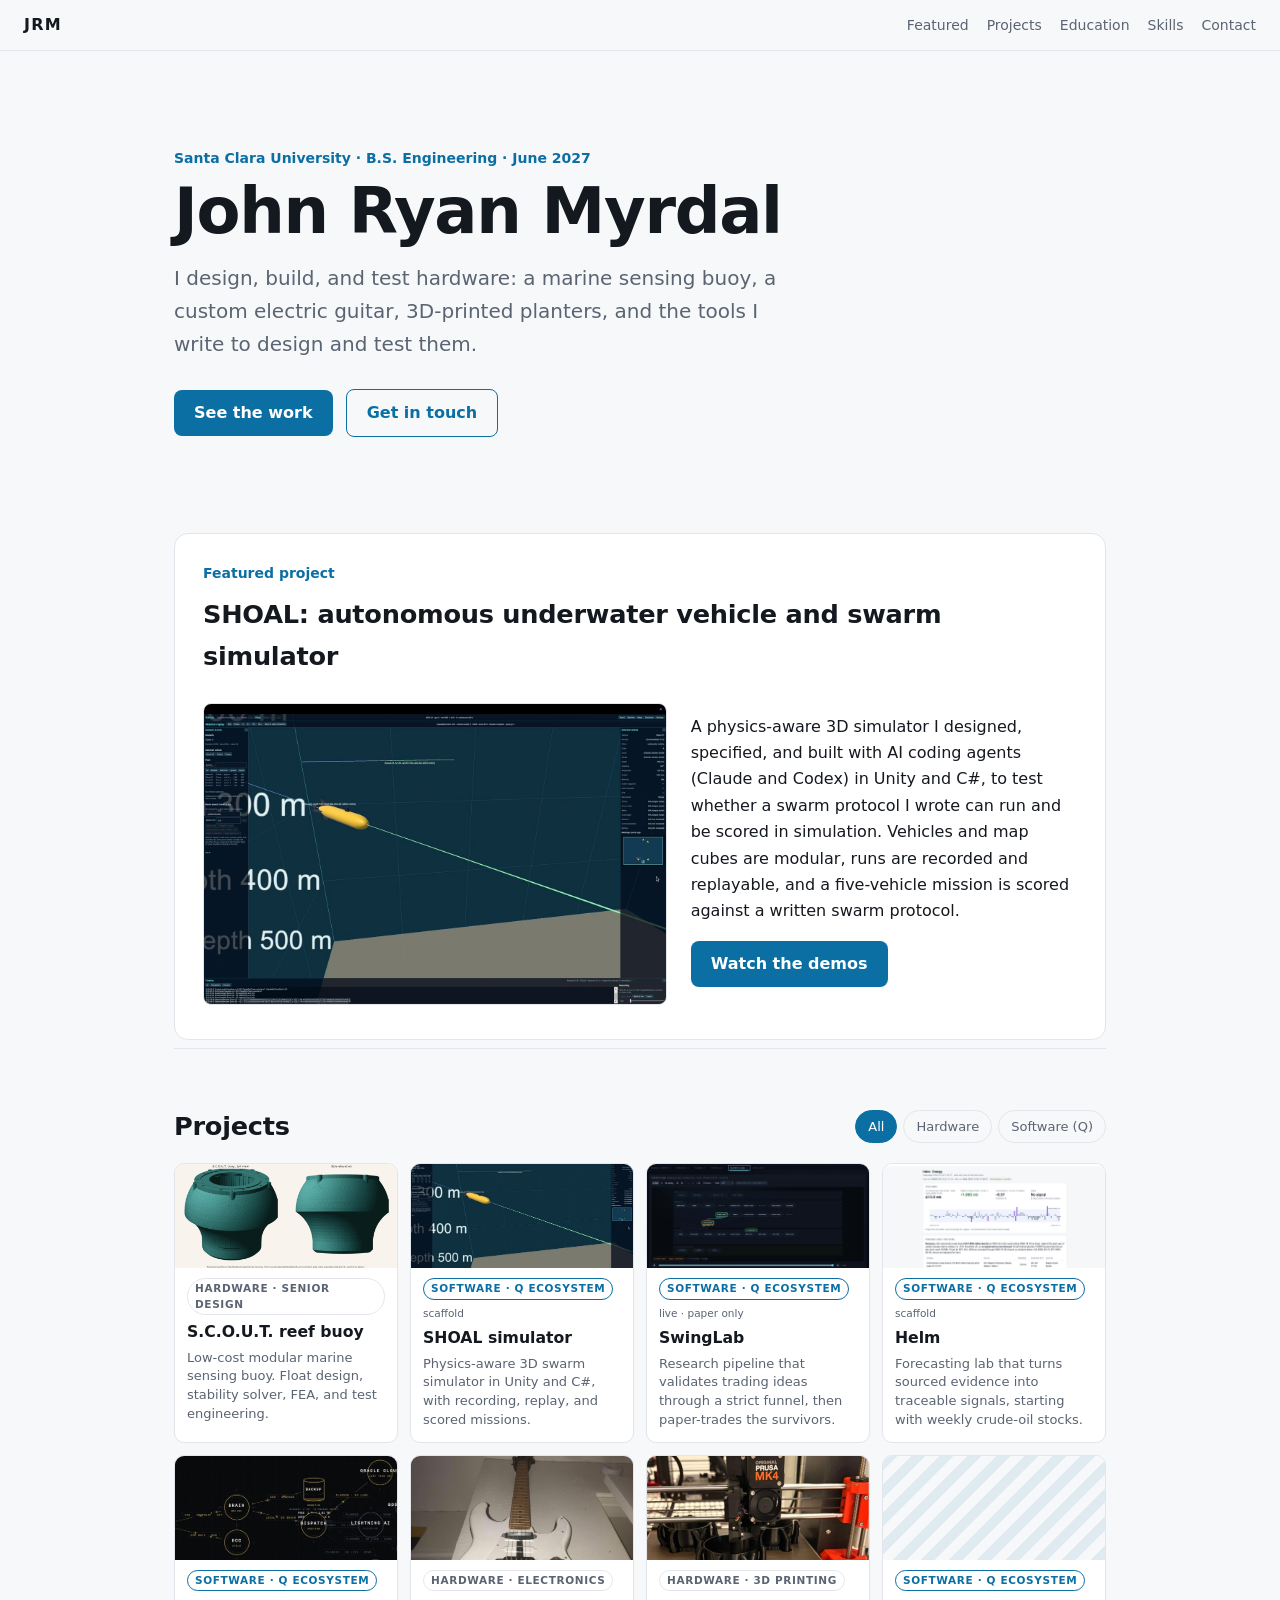
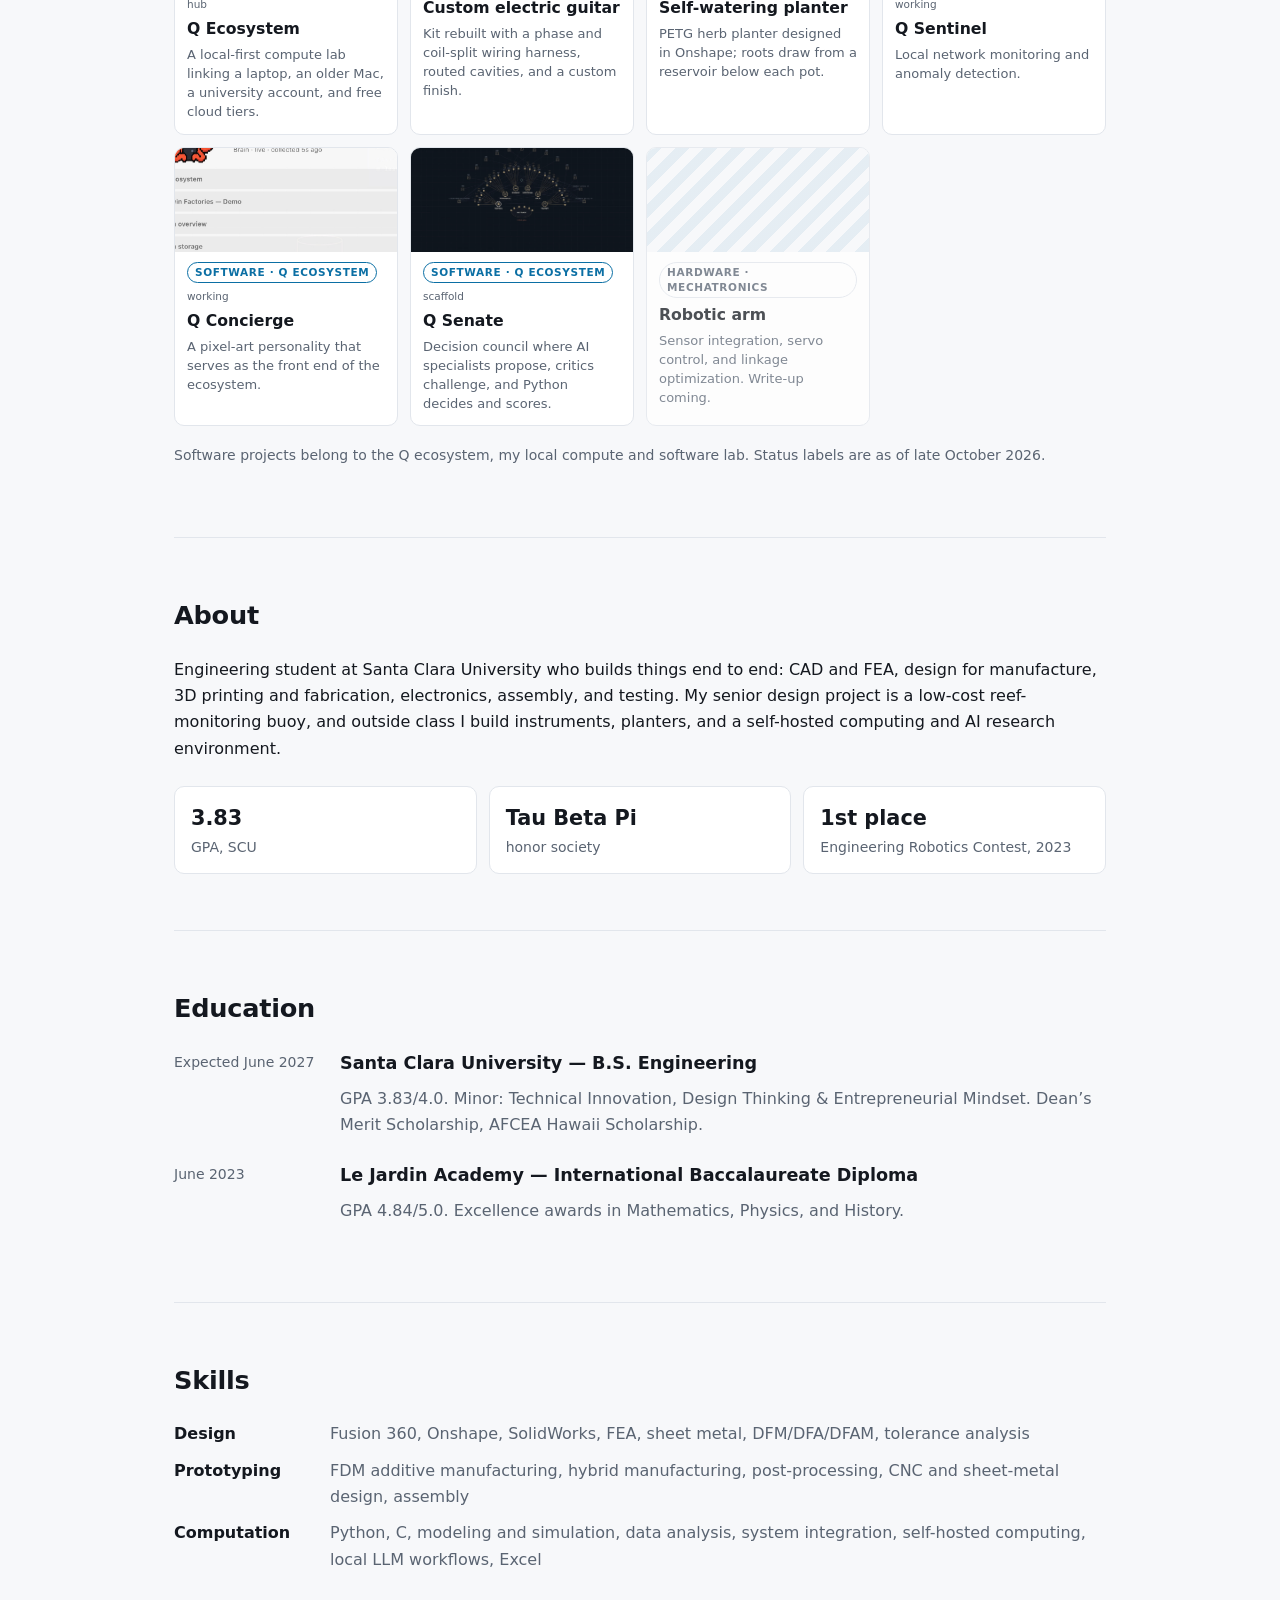
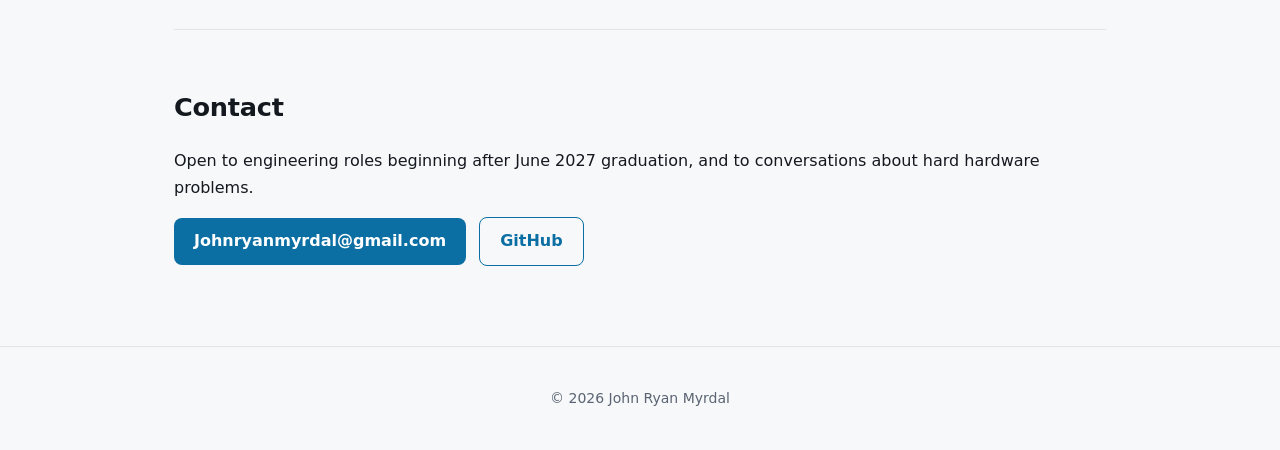
<file: index.html>
<!doctype html>
<html lang="en">
<head>
<meta charset="utf-8">
<meta name="viewport" content="width=device-width, initial-scale=1">
<title>John Ryan Myrdal — Engineering Portfolio</title>
<meta name="description" content="Mechanical engineering student at Santa Clara University: marine sensing, mechanical design, rapid prototyping, and personal engineering projects.">
<meta property="og:title" content="John Ryan Myrdal — Engineering Portfolio">
<meta property="og:description" content="Marine sensing, mechanical design, prototyping and testing.">
<meta property="og:type" content="website">
<link rel="stylesheet" href="css/style.css">
</head>
<body>
<header class="nav">
  <a class="brand" href="#top">JRM</a>
  <nav>
    <a href="#featured">Featured</a>
    <a href="#projects">Projects</a>
    <a href="#experience">Education</a>
    <a href="#skills">Skills</a>
    <a href="#contact">Contact</a>
  </nav>
</header>

<main id="top">
<section class="hero">
  <p class="eyebrow">Santa Clara University · B.S. Engineering · June 2027</p>
  <h1>John Ryan Myrdal</h1>
  <p class="lede">I design, build, and test hardware: a marine sensing buoy, a custom electric guitar, 3D-printed planters, and the tools I write to design and test them.</p>
  <p class="cta">
    <a class="btn" href="#projects">See the work</a>
    <a class="btn ghost" href="#contact">Get in touch</a>
  </p>
</section>

<section id="featured" class="featured">
  <p class="eyebrow">Featured project</p>
  <h2>SHOAL: autonomous underwater vehicle and swarm simulator</h2>
  <div class="feat">
    <a class="feat-media" href="projects/shoal/"><img src="assets/images/shoal/run-2-poster.jpg" alt="SHOAL simulator replay showing an underwater vehicle on its route past depth markers" loading="lazy"></a>
    <div>
      <p>A physics-aware 3D simulator I designed, specified, and built with AI coding agents (Claude and Codex) in Unity and C#, to test whether a swarm protocol I wrote can run and be scored in simulation. Vehicles and map cubes are modular, runs are recorded and replayable, and a five-vehicle mission is scored against a written swarm protocol.</p>
      <p class="cta"><a class="btn" href="projects/shoal/">Watch the demos</a></p>
    </div>
  </div>
</section>

<section id="projects">
  <div class="phead">
    <h2>Projects</h2>
    <div class="filters" role="group" aria-label="Filter projects">
      <button class="on" data-f="all">All</button><button data-f="hw">Hardware</button><button data-f="sw">Software (Q)</button>
    </div>
  </div>
  <div class="tiles">
      <a class="tile" data-kind="hw" href="projects/scout/"><div class="tmedia"><img src="assets/images/scout/float-mushroom-render.jpg" alt="CAD render of the SCOUT buoy float" loading="lazy"></div><div class="tbody"><p class="tags"><span class="badge hw">Hardware · Senior design</span></p><h3>S.C.O.U.T. reef buoy</h3><p>Low-cost modular marine sensing buoy. Float design, stability solver, FEA, and test engineering.</p></div></a>
      <a class="tile" data-kind="sw" href="projects/shoal/"><div class="tmedia"><img src="assets/images/shoal/run-2-poster.jpg" alt="SHOAL simulator replay" loading="lazy"></div><div class="tbody"><p class="tags"><span class="badge sw">Software · Q ecosystem</span><span class="status">scaffold</span></p><h3>SHOAL simulator</h3><p>Physics-aware 3D swarm simulator in Unity and C#, with recording, replay, and scored missions.</p></div></a>
      <a class="tile" data-kind="sw" href="projects/swinglab/"><div class="tmedia"><img src="assets/images/swinglab/factory-flow.jpg" alt="SwingLab factory flow diagram" loading="lazy" style="object-position:50% 30%"></div><div class="tbody"><p class="tags"><span class="badge sw">Software · Q ecosystem</span><span class="status">live · paper only</span></p><h3>SwingLab</h3><p>Research pipeline that validates trading ideas through a strict funnel, then paper-trades the survivors.</p></div></a>
      <a class="tile" data-kind="sw" href="projects/helm/"><div class="tmedia"><img src="assets/images/helm/weekly-energy-report.jpg" alt="Helm weekly energy report" loading="lazy" style="object-position:50% 20%"></div><div class="tbody"><p class="tags"><span class="badge sw">Software · Q ecosystem</span><span class="status">scaffold</span></p><h3>Helm</h3><p>Forecasting lab that turns sourced evidence into traceable signals, starting with weekly crude-oil stocks.</p></div></a>
      <a class="tile" data-kind="sw" href="projects/q-ecosystem/"><div class="tmedia"><img src="assets/images/q-ecosystem/node-map.jpg" alt="Q ecosystem node map" loading="lazy"></div><div class="tbody"><p class="tags"><span class="badge sw">Software · Q ecosystem</span><span class="status">hub</span></p><h3>Q Ecosystem</h3><p>A local-first compute lab linking a laptop, an older Mac, a university account, and free cloud tiers.</p></div></a>
      <a class="tile" data-kind="hw" href="projects/electric-guitar/"><div class="tmedia"><img src="assets/images/electric-guitar/finished-guitar.jpg" alt="Finished electric guitar" loading="lazy"></div><div class="tbody"><p class="tags"><span class="badge hw">Hardware · Electronics</span></p><h3>Custom electric guitar</h3><p>Kit rebuilt with a phase and coil-split wiring harness, routed cavities, and a custom finish.</p></div></a>
      <a class="tile" data-kind="hw" href="projects/self-watering-planter/"><div class="tmedia"><img src="assets/images/self-watering-planter/printing-on-prusa-mk4.jpg" alt="Planters printing on a Prusa MK4" loading="lazy"></div><div class="tbody"><p class="tags"><span class="badge hw">Hardware · 3D printing</span></p><h3>Self-watering planter</h3><p>PETG herb planter designed in Onshape; roots draw from a reservoir below each pot.</p></div></a>
      <a class="tile" data-kind="sw" href="projects/q-ecosystem/#projects"><div class="tmedia"><div class="ph" aria-hidden="true"></div></div><div class="tbody"><p class="tags"><span class="badge sw">Software · Q ecosystem</span><span class="status">working</span></p><h3>Q Sentinel</h3><p>Local network monitoring and anomaly detection.</p></div></a>
      <a class="tile" data-kind="sw" href="projects/q-ecosystem/#projects"><div class="tmedia"><img src="assets/images/q-concierge/concierge-launcher.jpg" alt="Q Concierge: a pixel-art squid mascot above a command launcher" loading="lazy" style="object-position:20% 25%"></div><div class="tbody"><p class="tags"><span class="badge sw">Software · Q ecosystem</span><span class="status">working</span></p><h3>Q Concierge</h3><p>A pixel-art personality that serves as the front end of the ecosystem.</p></div></a>
      <a class="tile" data-kind="sw" href="projects/senate/"><div class="tmedia"><img src="assets/images/senate/chamber.jpg" alt="Senate chamber view" loading="lazy" style="object-position:50% 40%"></div><div class="tbody"><p class="tags"><span class="badge sw">Software · Q ecosystem</span><span class="status">scaffold</span></p><h3>Q Senate</h3><p>Decision council where AI specialists propose, critics challenge, and Python decides and scores.</p></div></a>
      <div class="tile soon" data-kind="hw"><div class="tmedia"><div class="ph" aria-hidden="true"></div></div><div class="tbody"><p class="tags"><span class="badge hw">Hardware · Mechatronics</span></p><h3>Robotic arm</h3><p>Sensor integration, servo control, and linkage optimization. Write-up coming.</p></div></div>
  </div>
  <p class="note">Software projects belong to the Q ecosystem, my local compute and software lab. Status labels are as of late October 2026.</p>
</section>

<section id="about">
  <h2>About</h2>
  <p>Engineering student at Santa Clara University who builds things end to end: CAD and FEA, design for manufacture, 3D printing and fabrication, electronics, assembly, and testing. My senior design project is a low-cost reef-monitoring buoy, and outside class I build instruments, planters, and a self-hosted computing and AI research environment.</p>
  <ul class="facts">
    <li><strong>3.83</strong> GPA, SCU</li>
    <li><strong>Tau Beta Pi</strong> honor society</li>
    <li><strong>1st place</strong> Engineering Robotics Contest, 2023</li>
  </ul>
</section>

<section id="experience">
  <h2>Education</h2>
  <div class="role">
    <div class="when">Expected June 2027</div>
    <div>
      <h3>Santa Clara University — B.S. Engineering</h3>
      <p>GPA 3.83/4.0. Minor: Technical Innovation, Design Thinking &amp; Entrepreneurial Mindset. Dean’s Merit Scholarship, AFCEA Hawaii Scholarship.</p>
    </div>
  </div>
  <div class="role">
    <div class="when">June 2023</div>
    <div>
      <h3>Le Jardin Academy — International Baccalaureate Diploma</h3>
      <p>GPA 4.84/5.0. Excellence awards in Mathematics, Physics, and History.</p>
    </div>
  </div>
</section>

<section id="skills">
  <h2>Skills</h2>
  <dl class="skills">
    <dt>Design</dt><dd>Fusion 360, Onshape, SolidWorks, FEA, sheet metal, DFM/DFA/DFAM, tolerance analysis</dd>
    <dt>Prototyping</dt><dd>FDM additive manufacturing, hybrid manufacturing, post-processing, CNC and sheet-metal design, assembly</dd>
    <dt>Computation</dt><dd>Python, C, modeling and simulation, data analysis, system integration, self-hosted computing, local LLM workflows, Excel</dd>
  </dl>
</section>

<section id="contact">
  <h2>Contact</h2>
  <p>Open to engineering roles beginning after June 2027 graduation, and to conversations about hard hardware problems.</p>
  <p class="cta">
    <a class="btn" href="mailto:Johnryanmyrdal@gmail.com">Johnryanmyrdal@gmail.com</a>
    <a class="btn ghost" href="https://github.com/jmyrdal">GitHub</a>
  </p>
</section>
</main>

<footer>© <span id="y">2026</span> John Ryan Myrdal</footer>
<script>document.getElementById('y').textContent=new Date().getFullYear()</script>
<script>
document.querySelectorAll('.filters button').forEach(function(b){b.addEventListener('click',function(){
  document.querySelectorAll('.filters button').forEach(function(x){x.classList.toggle('on',x===b)});
  var f=b.dataset.f;
  document.querySelectorAll('.tile').forEach(function(t){t.hidden=!(f==='all'||t.dataset.kind===f)});
});});
</script>
</body>
</html>
</file>
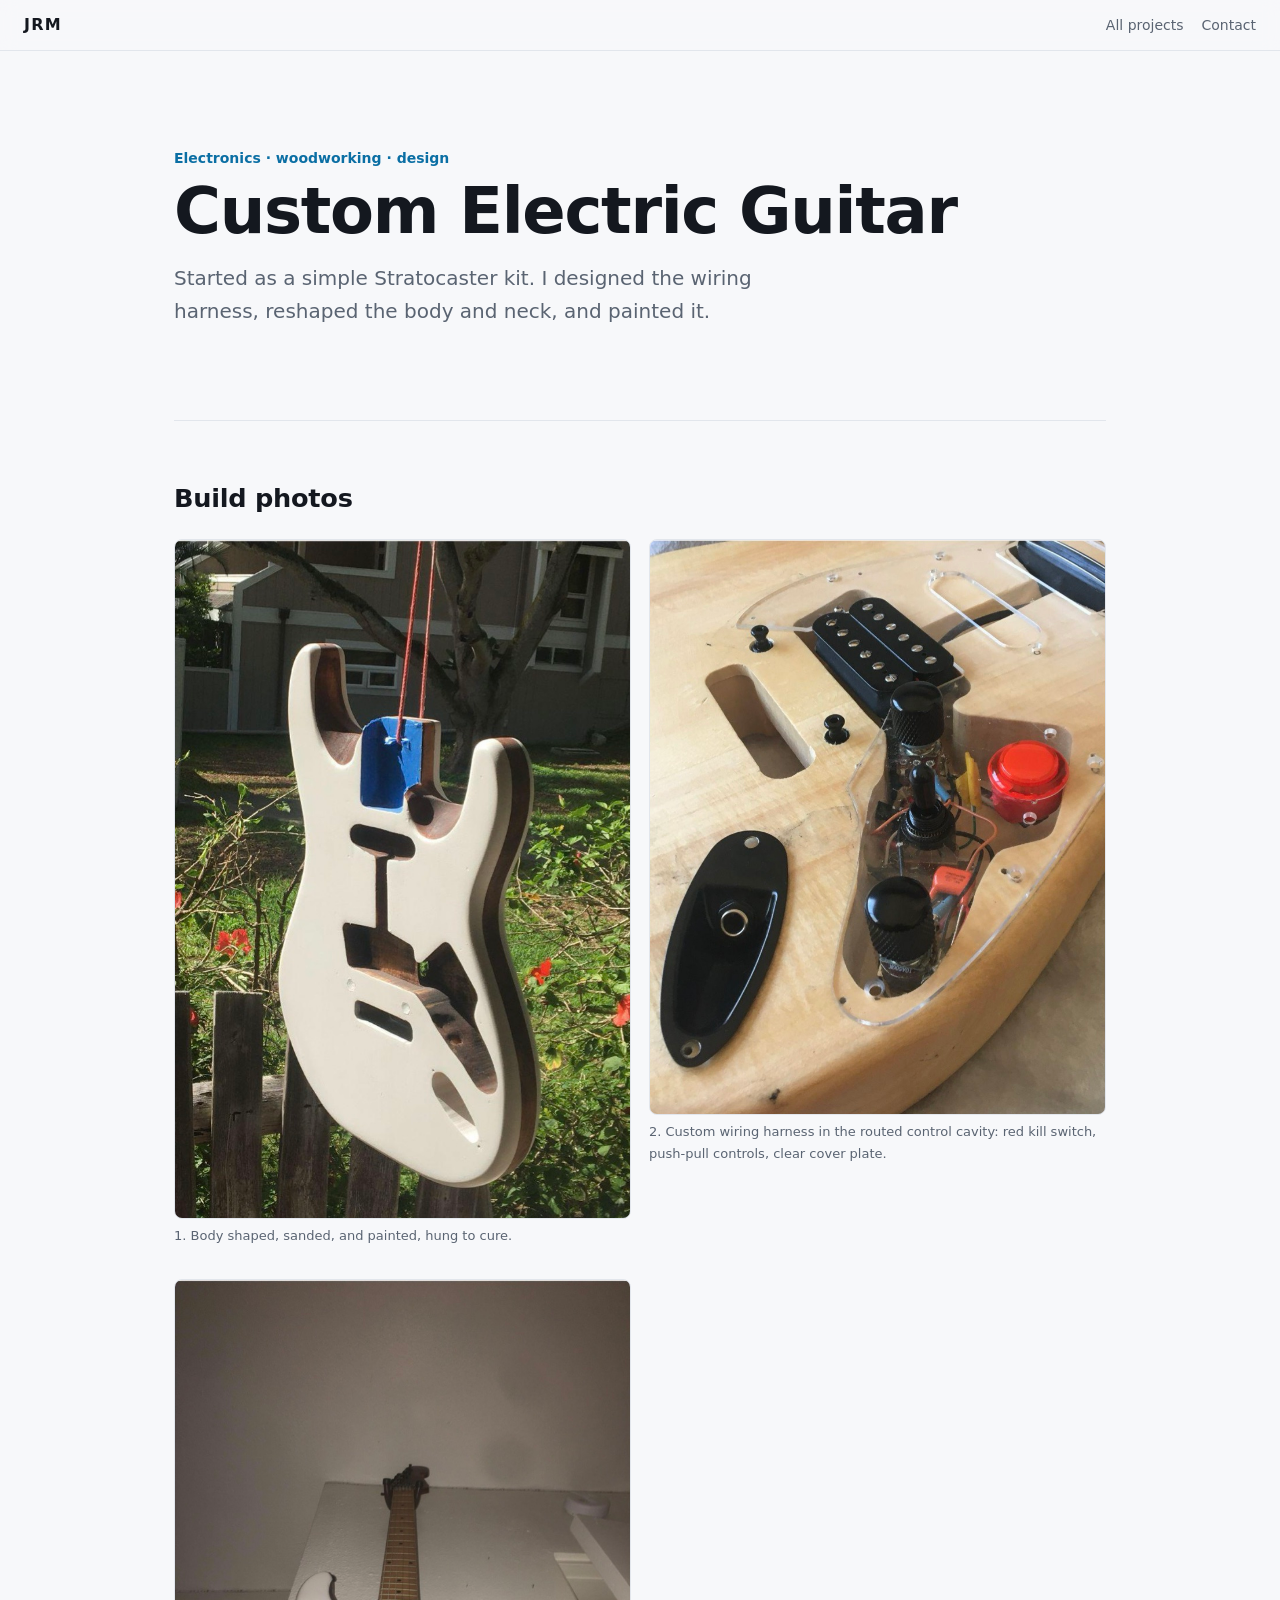
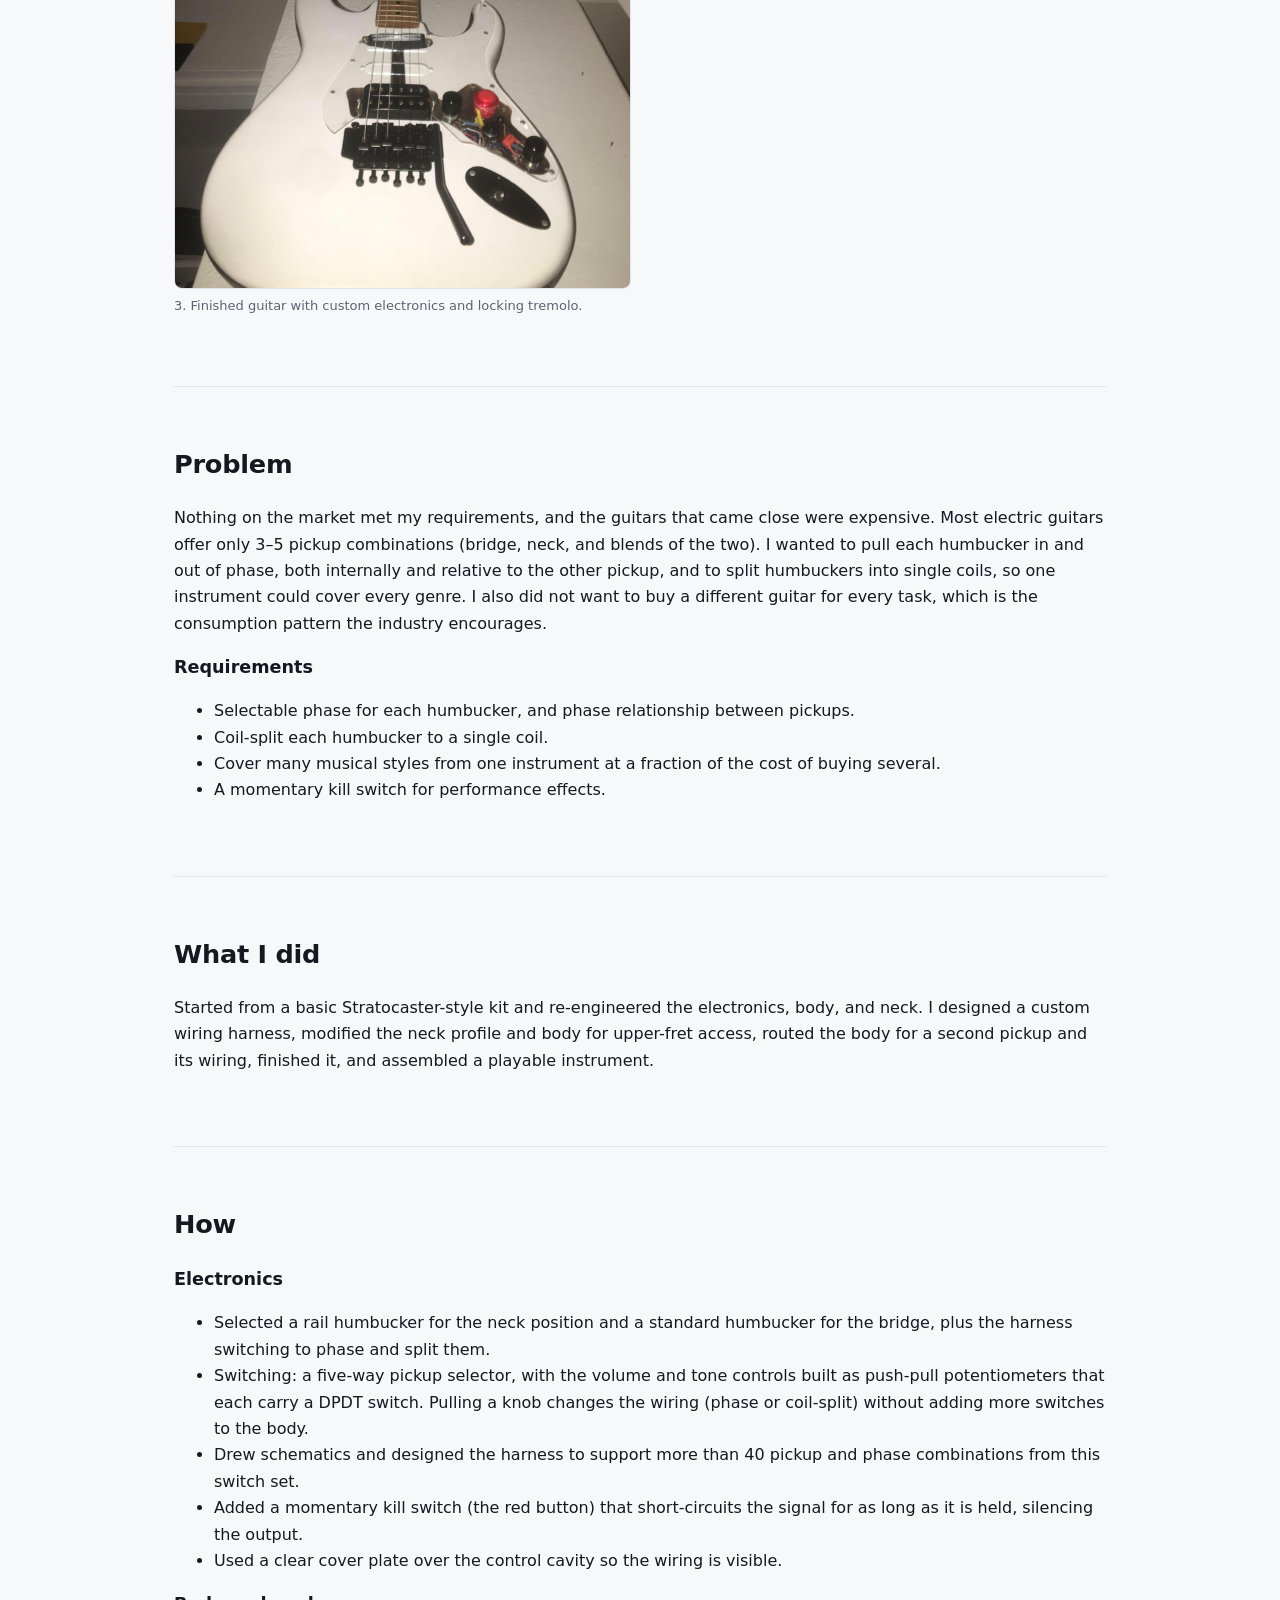
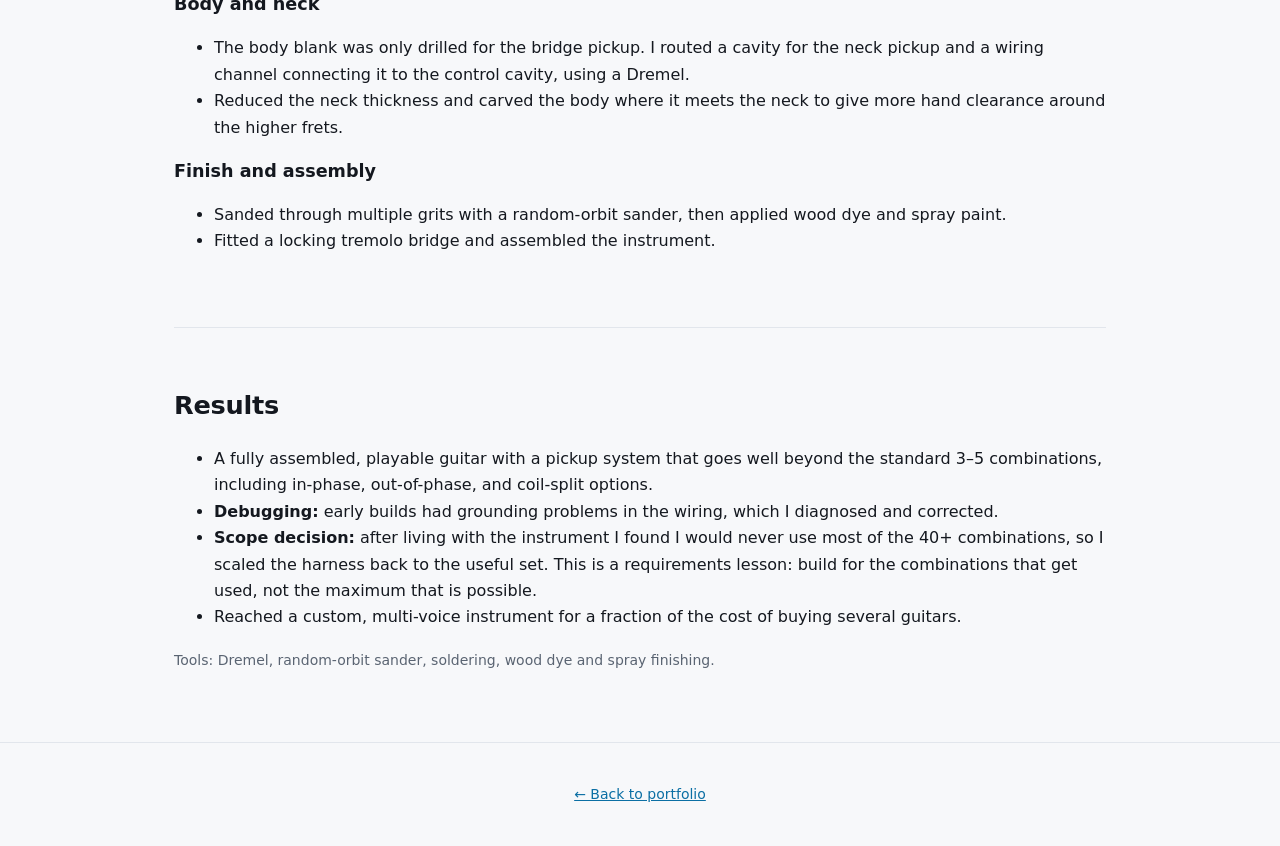
<file: projects/electric-guitar/index.html>
<!doctype html>
<html lang="en">
<head>
<meta charset="utf-8">
<meta name="viewport" content="width=device-width, initial-scale=1">
<title>Custom Electric Guitar — John Ryan Myrdal</title>
<meta name="description" content="Started as a simple Stratocaster kit. I designed the wiring harness, reshaped the body and neck, and painted it.">
<link rel="stylesheet" href="../../css/style.css">
</head>
<body>
<header class="nav">
  <a class="brand" href="../../">JRM</a>
  <nav><a href="../../#projects">All projects</a><a href="../../#contact">Contact</a></nav>
</header>
<main>
<section class="hero">
  <p class="eyebrow">Electronics · woodworking · design</p>
  <h1>Custom Electric Guitar</h1>
  <p class="lede">Started as a simple Stratocaster kit. I designed the wiring harness, reshaped the body and neck, and painted it.</p>
</section>

<section>
  <h2>Build photos</h2>
  <div class="grid">
    <figure class="shot"><a href="../../assets/images/electric-guitar/body-painted.jpg"><img src="../../assets/images/electric-guitar/body-painted.jpg" alt="Body blank shaped and painted white, hanging from a string to cure" loading="lazy"></a><figcaption>1. Body shaped, sanded, and painted, hung to cure.</figcaption></figure>
    <figure class="shot"><a href="../../assets/images/electric-guitar/wiring-cavity.jpg"><img src="../../assets/images/electric-guitar/wiring-cavity.jpg" alt="Routed guitar body with humbucker and single-coil pickups, push-pull controls, a red kill-switch button and wiring in a clear-covered cavity" loading="lazy"></a><figcaption>2. Custom wiring harness in the routed control cavity: red kill switch, push-pull controls, clear cover plate.</figcaption></figure>
    <figure class="shot"><a href="../../assets/images/electric-guitar/finished-guitar.jpg"><img src="../../assets/images/electric-guitar/finished-guitar.jpg" alt="Finished white electric guitar with maple neck, humbucker and single-coil pickups, and a locking tremolo bridge" loading="lazy"></a><figcaption>3. Finished guitar with custom electronics and locking tremolo.</figcaption></figure>
  </div>
</section>

<section>
  <h2>Problem</h2>
  <p>Nothing on the market met my requirements, and the guitars that came close were expensive. Most electric guitars offer only 3&ndash;5 pickup combinations (bridge, neck, and blends of the two). I wanted to pull each humbucker in and out of phase, both internally and relative to the other pickup, and to split humbuckers into single coils, so one instrument could cover every genre. I also did not want to buy a different guitar for every task, which is the consumption pattern the industry encourages.</p>
  <h3>Requirements</h3>
  <ul>
    <li>Selectable phase for each humbucker, and phase relationship between pickups.</li>
    <li>Coil-split each humbucker to a single coil.</li>
    <li>Cover many musical styles from one instrument at a fraction of the cost of buying several.</li>
    <li>A momentary kill switch for performance effects.</li>
  </ul>
</section>

<section>
  <h2>What I did</h2>
  <p>Started from a basic Stratocaster-style kit and re-engineered the electronics, body, and neck. I designed a custom wiring harness, modified the neck profile and body for upper-fret access, routed the body for a second pickup and its wiring, finished it, and assembled a playable instrument.</p>
</section>

<section>
  <h2>How</h2>
  <h3>Electronics</h3>
  <ul>
    <li>Selected a rail humbucker for the neck position and a standard humbucker for the bridge, plus the harness switching to phase and split them.</li>
    <li>Switching: a five-way pickup selector, with the volume and tone controls built as push-pull potentiometers that each carry a DPDT switch. Pulling a knob changes the wiring (phase or coil-split) without adding more switches to the body.</li>
    <li>Drew schematics and designed the harness to support more than 40 pickup and phase combinations from this switch set.</li>
    <li>Added a momentary kill switch (the red button) that short-circuits the signal for as long as it is held, silencing the output.</li>
    <li>Used a clear cover plate over the control cavity so the wiring is visible.</li>
  </ul>
  <h3>Body and neck</h3>
  <ul>
    <li>The body blank was only drilled for the bridge pickup. I routed a cavity for the neck pickup and a wiring channel connecting it to the control cavity, using a Dremel.</li>
    <li>Reduced the neck thickness and carved the body where it meets the neck to give more hand clearance around the higher frets.</li>
  </ul>
  <h3>Finish and assembly</h3>
  <ul>
    <li>Sanded through multiple grits with a random-orbit sander, then applied wood dye and spray paint.</li>
    <li>Fitted a locking tremolo bridge and assembled the instrument.</li>
  </ul>
</section>

<section>
  <h2>Results</h2>
  <ul>
    <li>A fully assembled, playable guitar with a pickup system that goes well beyond the standard 3&ndash;5 combinations, including in-phase, out-of-phase, and coil-split options.</li>
    <li><strong>Debugging:</strong> early builds had grounding problems in the wiring, which I diagnosed and corrected.</li>
    <li><strong>Scope decision:</strong> after living with the instrument I found I would never use most of the 40+ combinations, so I scaled the harness back to the useful set. This is a requirements lesson: build for the combinations that get used, not the maximum that is possible.</li>
    <li>Reached a custom, multi-voice instrument for a fraction of the cost of buying several guitars.</li>
  </ul>
  <p class="note">Tools: Dremel, random-orbit sander, soldering, wood dye and spray finishing.</p>
</section>
</main>
<footer><a href="../../">← Back to portfolio</a></footer>
</body>
</html>
</file>
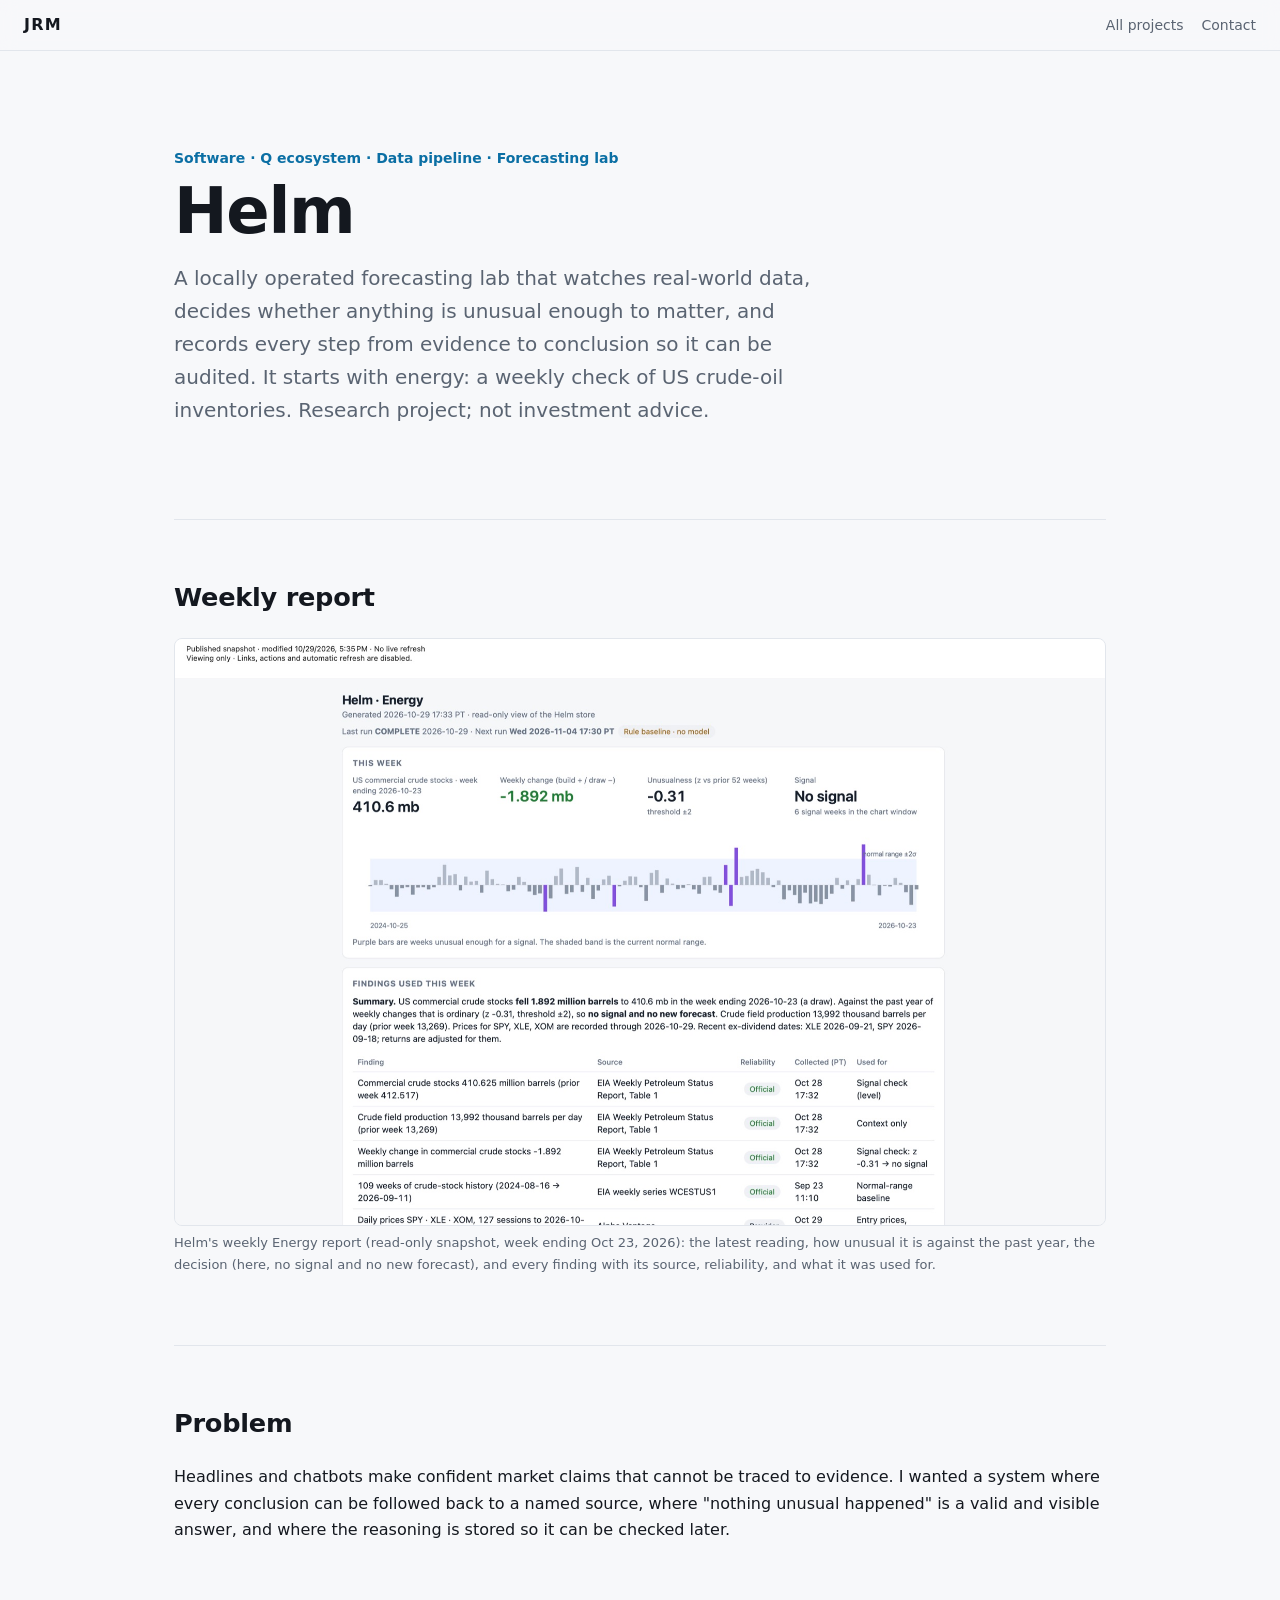
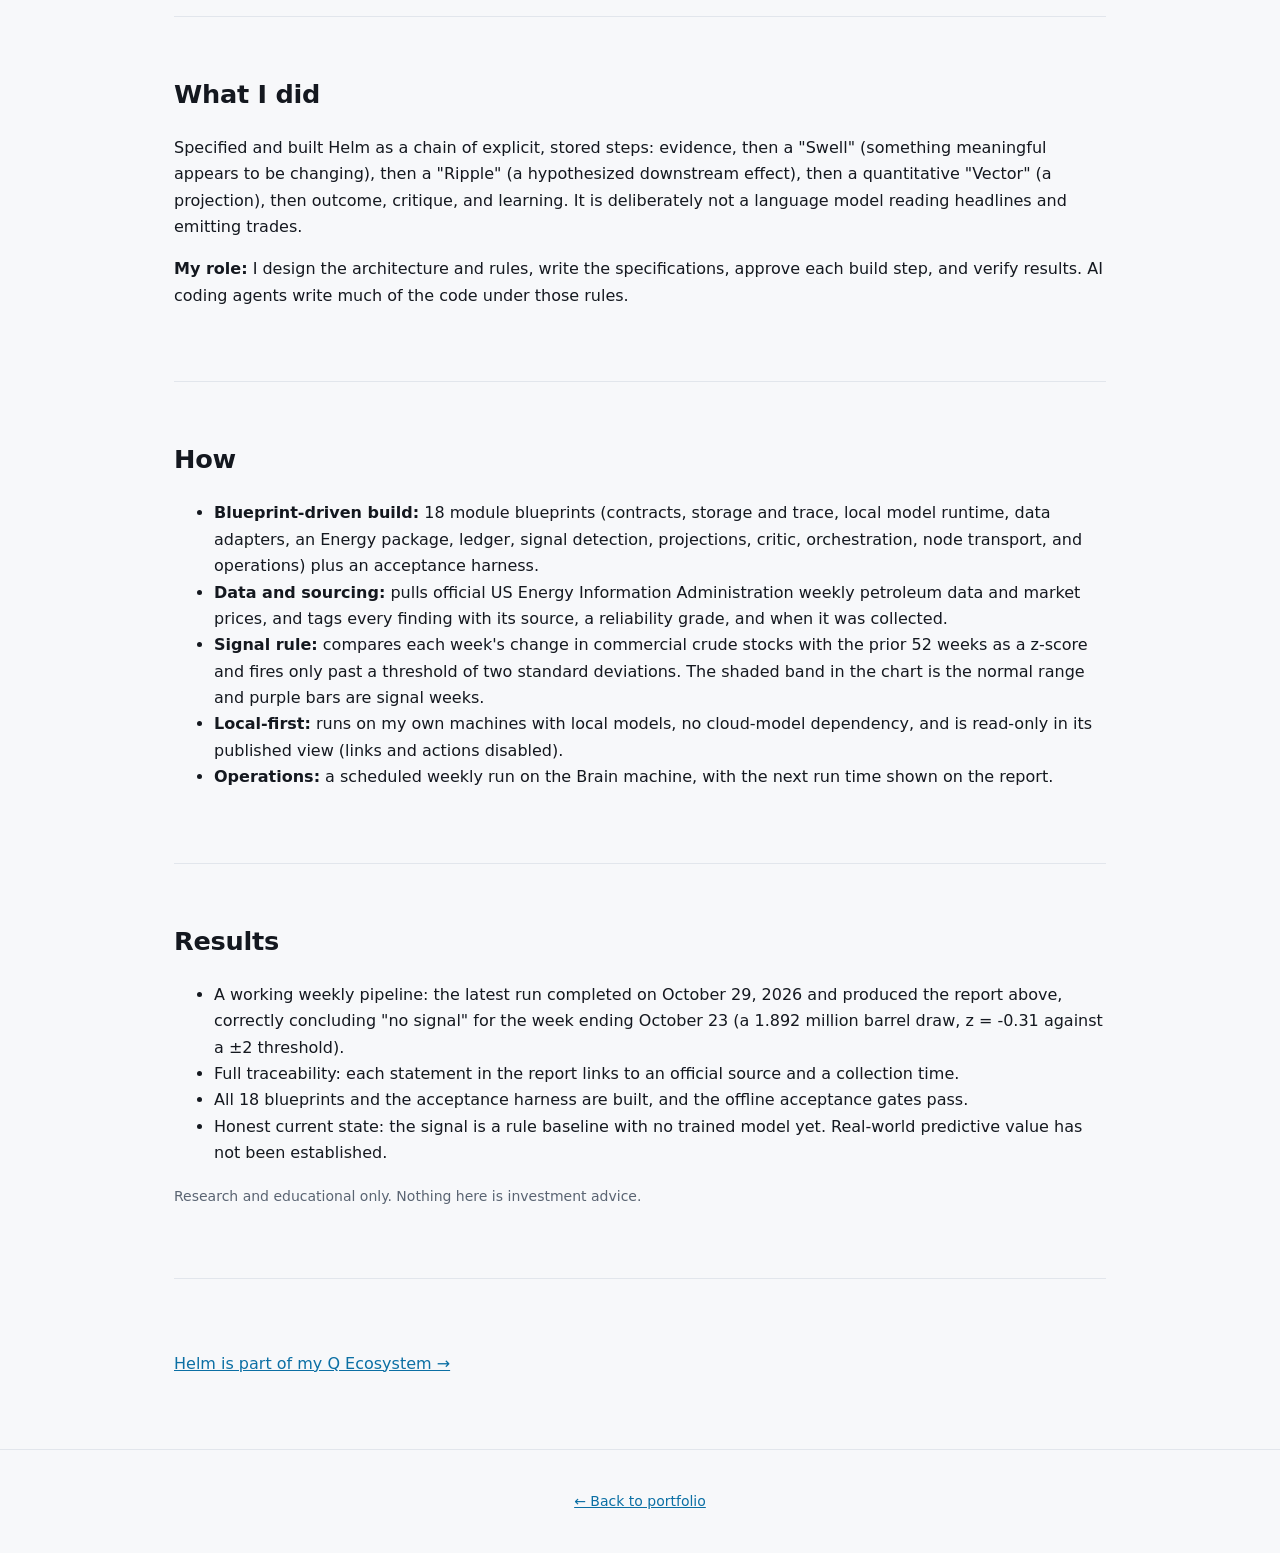
<file: projects/helm/index.html>
<!doctype html>
<html lang="en">
<head>
<meta charset="utf-8">
<meta name="viewport" content="width=device-width, initial-scale=1">
<title>Helm — John Ryan Myrdal</title>
<meta name="description" content="Helm: a locally run market-intelligence and forecasting lab that turns sourced evidence into traceable signals, starting with a weekly US crude-oil inventory check. Part of the Q ecosystem.">
<link rel="stylesheet" href="../../css/style.css">
</head>
<body>
<header class="nav">
  <a class="brand" href="../../">JRM</a>
  <nav><a href="../../#projects">All projects</a><a href="../../#contact">Contact</a></nav>
</header>
<main>
<section class="hero">
  <p class="eyebrow">Software · Q ecosystem · Data pipeline · Forecasting lab</p>
  <h1>Helm</h1>
  <p class="lede">A locally operated forecasting lab that watches real-world data, decides whether anything is unusual enough to matter, and records every step from evidence to conclusion so it can be audited. It starts with energy: a weekly check of US crude-oil inventories. Research project; not investment advice.</p>
</section>

<section>
  <h2>Weekly report</h2>
  <figure class="shot"><a href="../../assets/images/helm/weekly-energy-report.jpg"><img src="../../assets/images/helm/weekly-energy-report.jpg" alt="Helm Energy weekly report showing US crude stocks of 410.6 million barrels, a weekly draw of 1.892 million barrels, a z-score of -0.31 against a threshold of 2, a no-signal result, a chart of weekly changes, and a table of findings with sources" loading="lazy"></a><figcaption>Helm's weekly Energy report (read-only snapshot, week ending Oct 23, 2026): the latest reading, how unusual it is against the past year, the decision (here, no signal and no new forecast), and every finding with its source, reliability, and what it was used for.</figcaption></figure>
</section>

<section>
  <h2>Problem</h2>
  <p>Headlines and chatbots make confident market claims that cannot be traced to evidence. I wanted a system where every conclusion can be followed back to a named source, where "nothing unusual happened" is a valid and visible answer, and where the reasoning is stored so it can be checked later.</p>
</section>

<section>
  <h2>What I did</h2>
  <p>Specified and built Helm as a chain of explicit, stored steps: evidence, then a "Swell" (something meaningful appears to be changing), then a "Ripple" (a hypothesized downstream effect), then a quantitative "Vector" (a projection), then outcome, critique, and learning. It is deliberately not a language model reading headlines and emitting trades.</p>
  <p><strong>My role:</strong> I design the architecture and rules, write the specifications, approve each build step, and verify results. AI coding agents write much of the code under those rules.</p>
</section>

<section>
  <h2>How</h2>
  <ul>
    <li><strong>Blueprint-driven build:</strong> 18 module blueprints (contracts, storage and trace, local model runtime, data adapters, an Energy package, ledger, signal detection, projections, critic, orchestration, node transport, and operations) plus an acceptance harness.</li>
    <li><strong>Data and sourcing:</strong> pulls official US Energy Information Administration weekly petroleum data and market prices, and tags every finding with its source, a reliability grade, and when it was collected.</li>
    <li><strong>Signal rule:</strong> compares each week's change in commercial crude stocks with the prior 52 weeks as a z-score and fires only past a threshold of two standard deviations. The shaded band in the chart is the normal range and purple bars are signal weeks.</li>
    <li><strong>Local-first:</strong> runs on my own machines with local models, no cloud-model dependency, and is read-only in its published view (links and actions disabled).</li>
    <li><strong>Operations:</strong> a scheduled weekly run on the Brain machine, with the next run time shown on the report.</li>
  </ul>
</section>

<section>
  <h2>Results</h2>
  <ul>
    <li>A working weekly pipeline: the latest run completed on October 29, 2026 and produced the report above, correctly concluding "no signal" for the week ending October 23 (a 1.892 million barrel draw, z = -0.31 against a ±2 threshold).</li>
    <li>Full traceability: each statement in the report links to an official source and a collection time.</li>
    <li>All 18 blueprints and the acceptance harness are built, and the offline acceptance gates pass.</li>
    <li>Honest current state: the signal is a rule baseline with no trained model yet. Real-world predictive value has not been established.</li>
  </ul>
  <p class="note">Research and educational only. Nothing here is investment advice.</p>
</section>

<section>
  <p><a href="../q-ecosystem/">Helm is part of my Q Ecosystem →</a></p>
</section>
</main>
<footer><a href="../../">← Back to portfolio</a></footer>
</body>
</html>
</file>
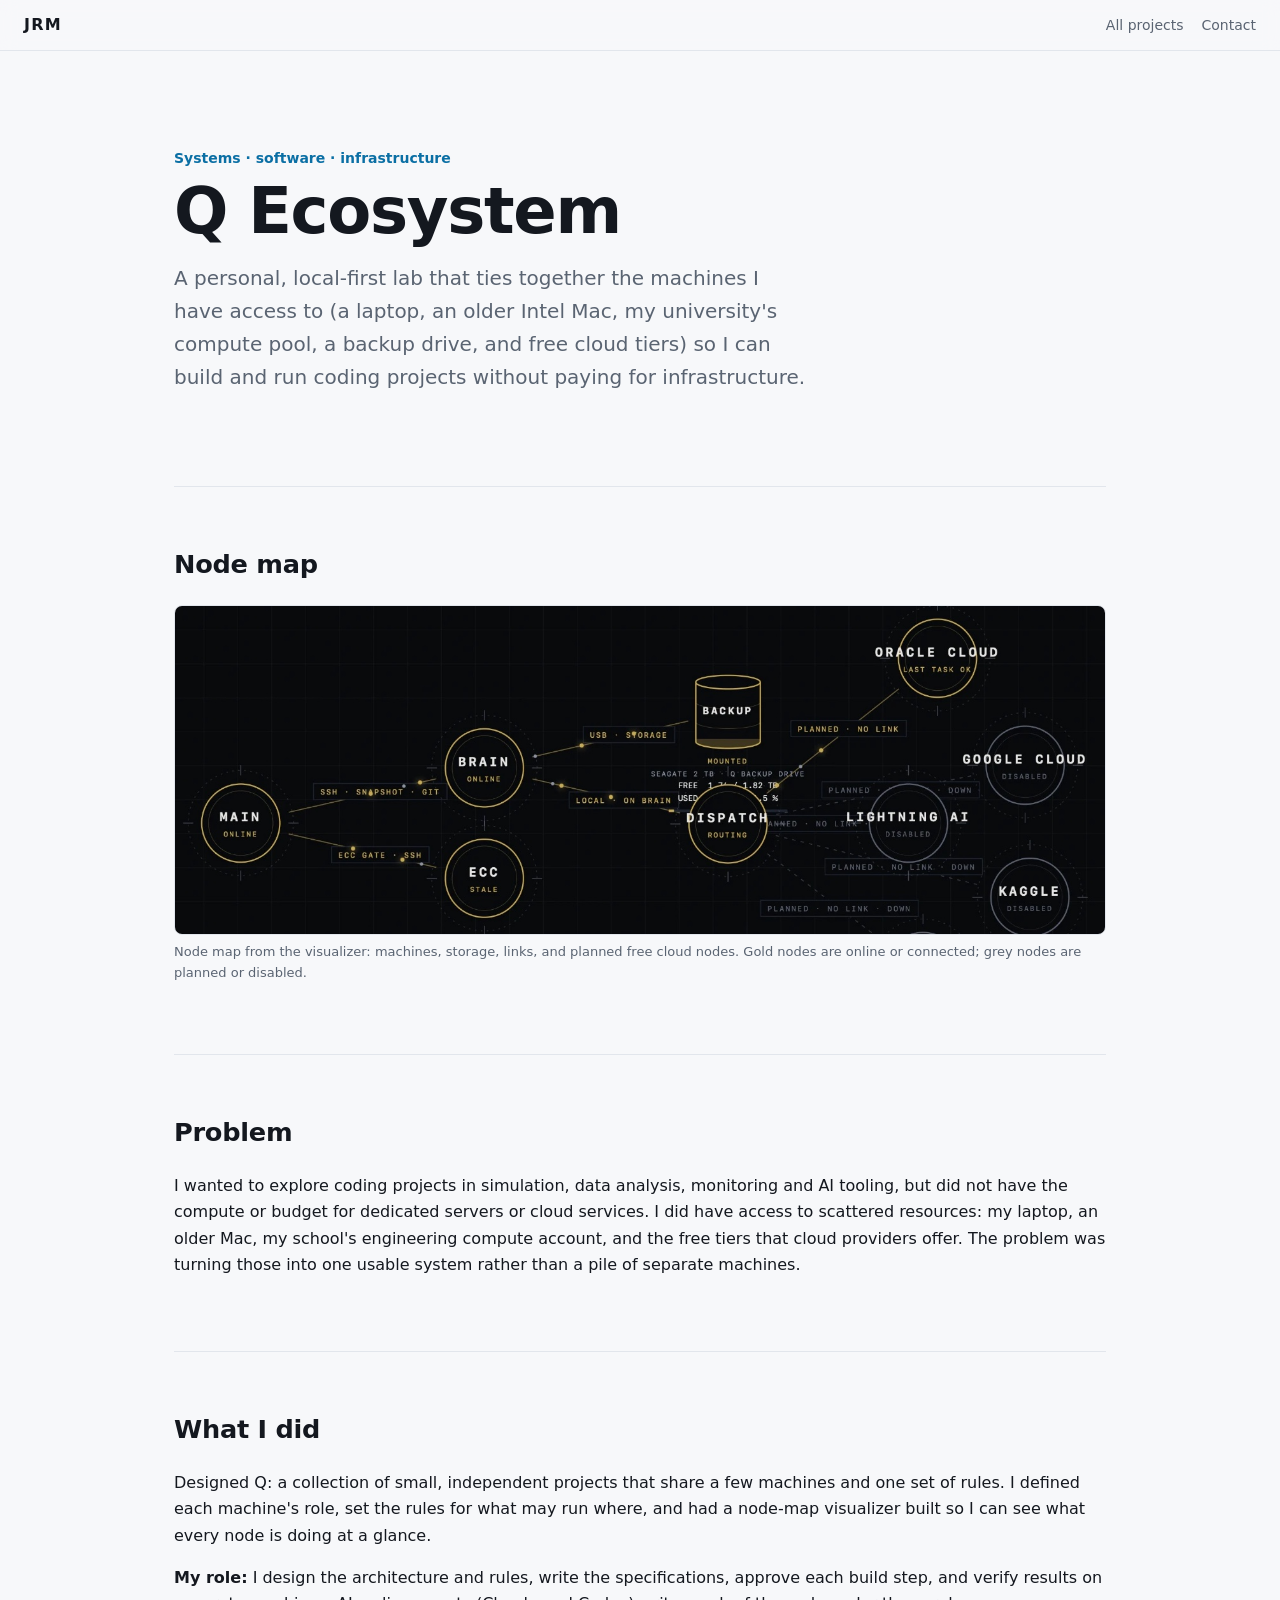
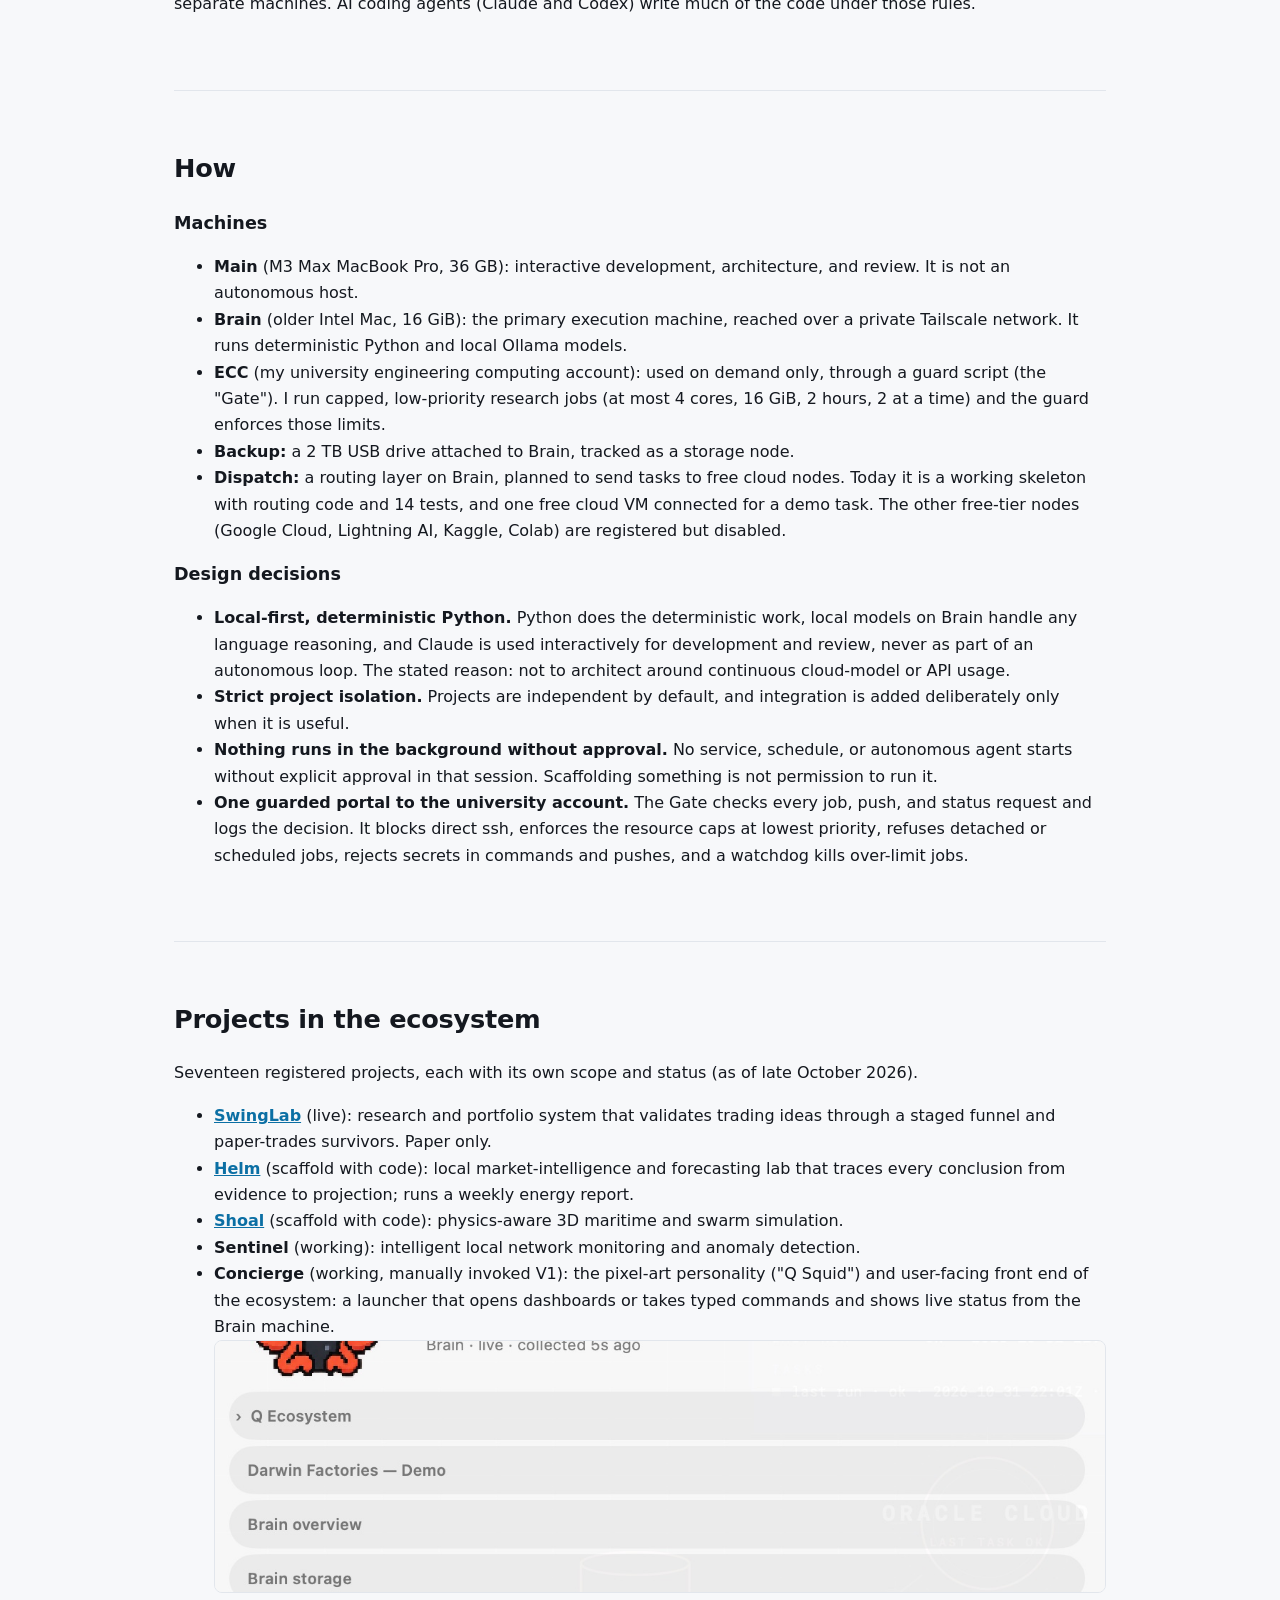
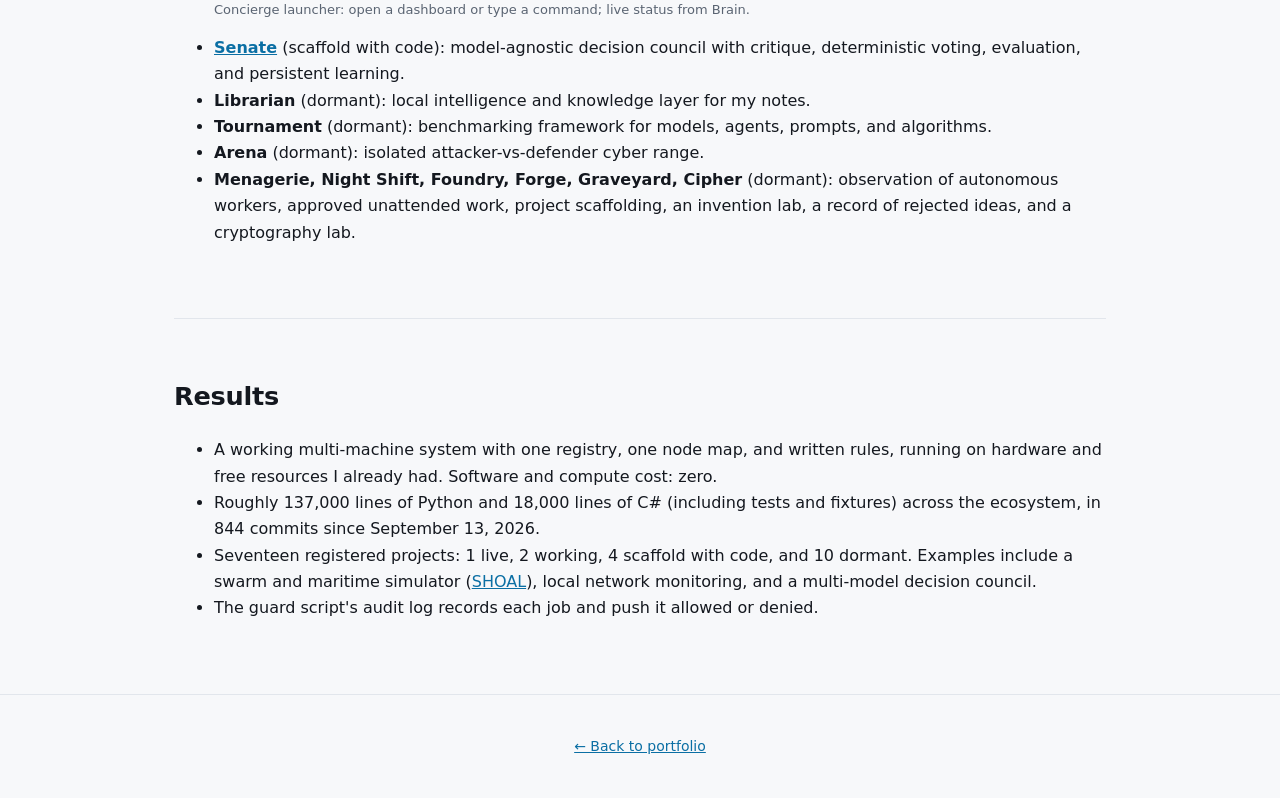
<file: projects/q-ecosystem/index.html>
<!doctype html>
<html lang="en">
<head>
<meta charset="utf-8">
<meta name="viewport" content="width=device-width, initial-scale=1">
<title>Q Ecosystem — John Ryan Myrdal</title>
<meta name="description" content="A personal, local-first compute and software lab that links an M3 MacBook, an older Intel Mac, a university compute pool, and free cloud tiers into one monitored system.">
<link rel="stylesheet" href="../../css/style.css">
</head>
<body>
<header class="nav">
  <a class="brand" href="../../">JRM</a>
  <nav><a href="../../#projects">All projects</a><a href="../../#contact">Contact</a></nav>
</header>
<main>
<section class="hero">
  <p class="eyebrow">Systems · software · infrastructure</p>
  <h1>Q Ecosystem</h1>
  <p class="lede">A personal, local-first lab that ties together the machines I have access to (a laptop, an older Intel Mac, my university's compute pool, a backup drive, and free cloud tiers) so I can build and run coding projects without paying for infrastructure.</p>
</section>

<section>
  <h2>Node map</h2>
  <figure class="shot"><a href="../../assets/images/q-ecosystem/node-map.jpg"><img src="../../assets/images/q-ecosystem/node-map.jpg" alt="Dark-themed network map of the Q ecosystem showing the Main, Brain and ECC machines, a backup drive, a Dispatch router, and planned free cloud nodes" loading="lazy"></a><figcaption>Node map from the visualizer: machines, storage, links, and planned free cloud nodes. Gold nodes are online or connected; grey nodes are planned or disabled.</figcaption></figure>
</section>

<section>
  <h2>Problem</h2>
  <p>I wanted to explore coding projects in simulation, data analysis, monitoring and AI tooling, but did not have the compute or budget for dedicated servers or cloud services. I did have access to scattered resources: my laptop, an older Mac, my school's engineering compute account, and the free tiers that cloud providers offer. The problem was turning those into one usable system rather than a pile of separate machines.</p>
</section>

<section>
  <h2>What I did</h2>
  <p>Designed Q: a collection of small, independent projects that share a few machines and one set of rules. I defined each machine's role, set the rules for what may run where, and had a node-map visualizer built so I can see what every node is doing at a glance.</p>
  <p><strong>My role:</strong> I design the architecture and rules, write the specifications, approve each build step, and verify results on separate machines. AI coding agents (Claude and Codex) write much of the code under those rules.</p>
</section>

<section>
  <h2>How</h2>
  <h3>Machines</h3>
  <ul>
    <li><strong>Main</strong> (M3 Max MacBook Pro, 36 GB): interactive development, architecture, and review. It is not an autonomous host.</li>
    <li><strong>Brain</strong> (older Intel Mac, 16 GiB): the primary execution machine, reached over a private Tailscale network. It runs deterministic Python and local Ollama models.</li>
    <li><strong>ECC</strong> (my university engineering computing account): used on demand only, through a guard script (the "Gate"). I run capped, low-priority research jobs (at most 4 cores, 16 GiB, 2 hours, 2 at a time) and the guard enforces those limits.</li>
    <li><strong>Backup:</strong> a 2 TB USB drive attached to Brain, tracked as a storage node.</li>
    <li><strong>Dispatch:</strong> a routing layer on Brain, planned to send tasks to free cloud nodes. Today it is a working skeleton with routing code and 14 tests, and one free cloud VM connected for a demo task. The other free-tier nodes (Google Cloud, Lightning AI, Kaggle, Colab) are registered but disabled.</li>
  </ul>
  <h3>Design decisions</h3>
  <ul>
    <li><strong>Local-first, deterministic Python.</strong> Python does the deterministic work, local models on Brain handle any language reasoning, and Claude is used interactively for development and review, never as part of an autonomous loop. The stated reason: not to architect around continuous cloud-model or API usage.</li>
    <li><strong>Strict project isolation.</strong> Projects are independent by default, and integration is added deliberately only when it is useful.</li>
    <li><strong>Nothing runs in the background without approval.</strong> No service, schedule, or autonomous agent starts without explicit approval in that session. Scaffolding something is not permission to run it.</li>
    <li><strong>One guarded portal to the university account.</strong> The Gate checks every job, push, and status request and logs the decision. It blocks direct ssh, enforces the resource caps at lowest priority, refuses detached or scheduled jobs, rejects secrets in commands and pushes, and a watchdog kills over-limit jobs.</li>
  </ul>
</section>

<section id="projects">
  <h2>Projects in the ecosystem</h2>
  <p>Seventeen registered projects, each with its own scope and status (as of late October 2026).</p>
  <ul>
    <li><strong><a href="../swinglab/">SwingLab</a></strong> (live): research and portfolio system that validates trading ideas through a staged funnel and paper-trades survivors. Paper only.</li>
    <li><strong><a href="../helm/">Helm</a></strong> (scaffold with code): local market-intelligence and forecasting lab that traces every conclusion from evidence to projection; runs a weekly energy report.</li>
    <li><strong><a href="../shoal/">Shoal</a></strong> (scaffold with code): physics-aware 3D maritime and swarm simulation.</li>
    <li><strong>Sentinel</strong> (working): intelligent local network monitoring and anomaly detection.</li>
    <li><strong>Concierge</strong> (working, manually invoked V1): the pixel-art personality ("Q Squid") and user-facing front end of the ecosystem: a launcher that opens dashboards or takes typed commands and shows live status from the Brain machine.
      <figure class="shot"><a href="../../assets/images/q-concierge/concierge-launcher.jpg"><img src="../../assets/images/q-concierge/concierge-launcher.jpg" alt="Q Concierge launcher with a pixel-art squid and a list of dashboards" loading="lazy"></a><figcaption>Concierge launcher: open a dashboard or type a command; live status from Brain.</figcaption></figure></li>
    <li><strong><a href="../senate/">Senate</a></strong> (scaffold with code): model-agnostic decision council with critique, deterministic voting, evaluation, and persistent learning.</li>
    <li><strong>Librarian</strong> (dormant): local intelligence and knowledge layer for my notes.</li>
    <li><strong>Tournament</strong> (dormant): benchmarking framework for models, agents, prompts, and algorithms.</li>
    <li><strong>Arena</strong> (dormant): isolated attacker-vs-defender cyber range.</li>
    <li><strong>Menagerie, Night Shift, Foundry, Forge, Graveyard, Cipher</strong> (dormant): observation of autonomous workers, approved unattended work, project scaffolding, an invention lab, a record of rejected ideas, and a cryptography lab.</li>
  </ul>
</section>

<section>
  <h2>Results</h2>
  <ul>
    <li>A working multi-machine system with one registry, one node map, and written rules, running on hardware and free resources I already had. Software and compute cost: zero.</li>
    <li>Roughly 137,000 lines of Python and 18,000 lines of C# (including tests and fixtures) across the ecosystem, in 844 commits since September 13, 2026.</li>
    <li>Seventeen registered projects: 1 live, 2 working, 4 scaffold with code, and 10 dormant. Examples include a swarm and maritime simulator (<a href="../shoal/">SHOAL</a>), local network monitoring, and a multi-model decision council.</li>
    <li>The guard script's audit log records each job and push it allowed or denied.</li>
  </ul>
</section>
</main>
<footer><a href="../../">← Back to portfolio</a></footer>
</body>
</html>
</file>
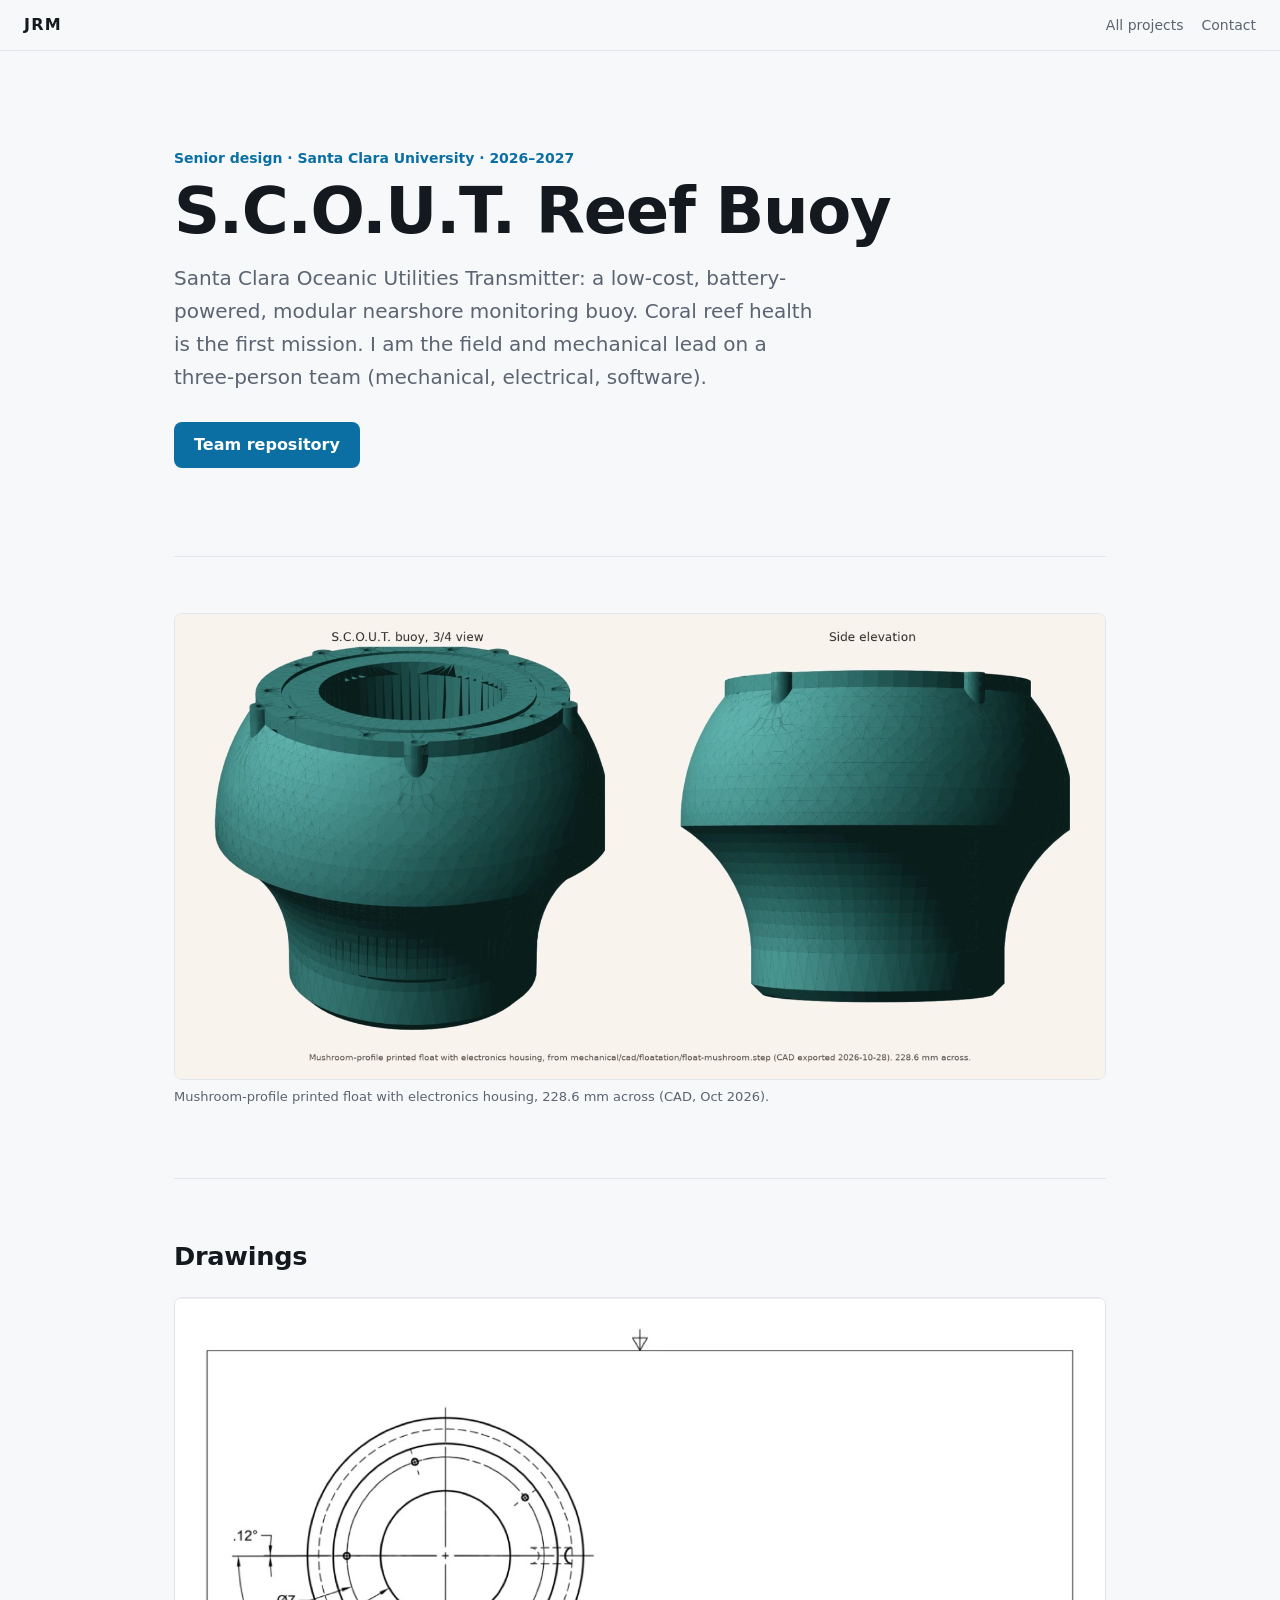
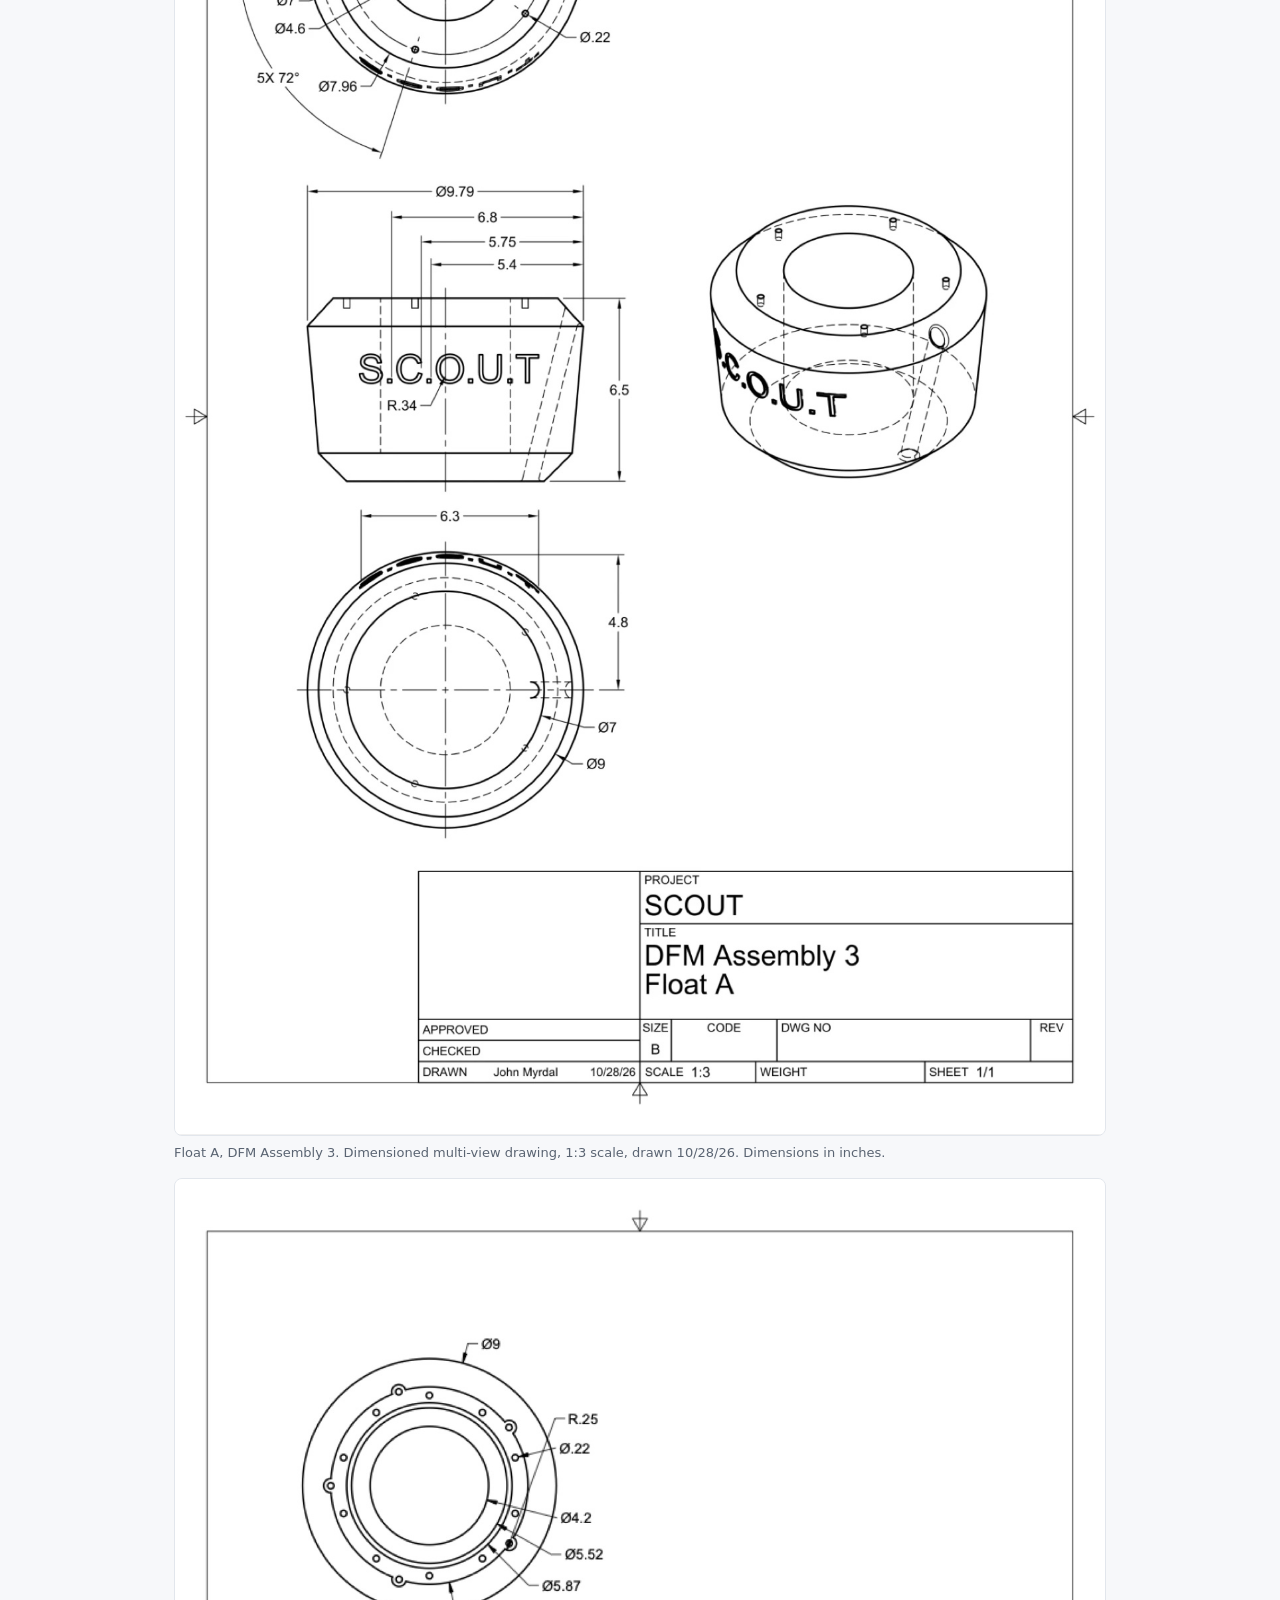
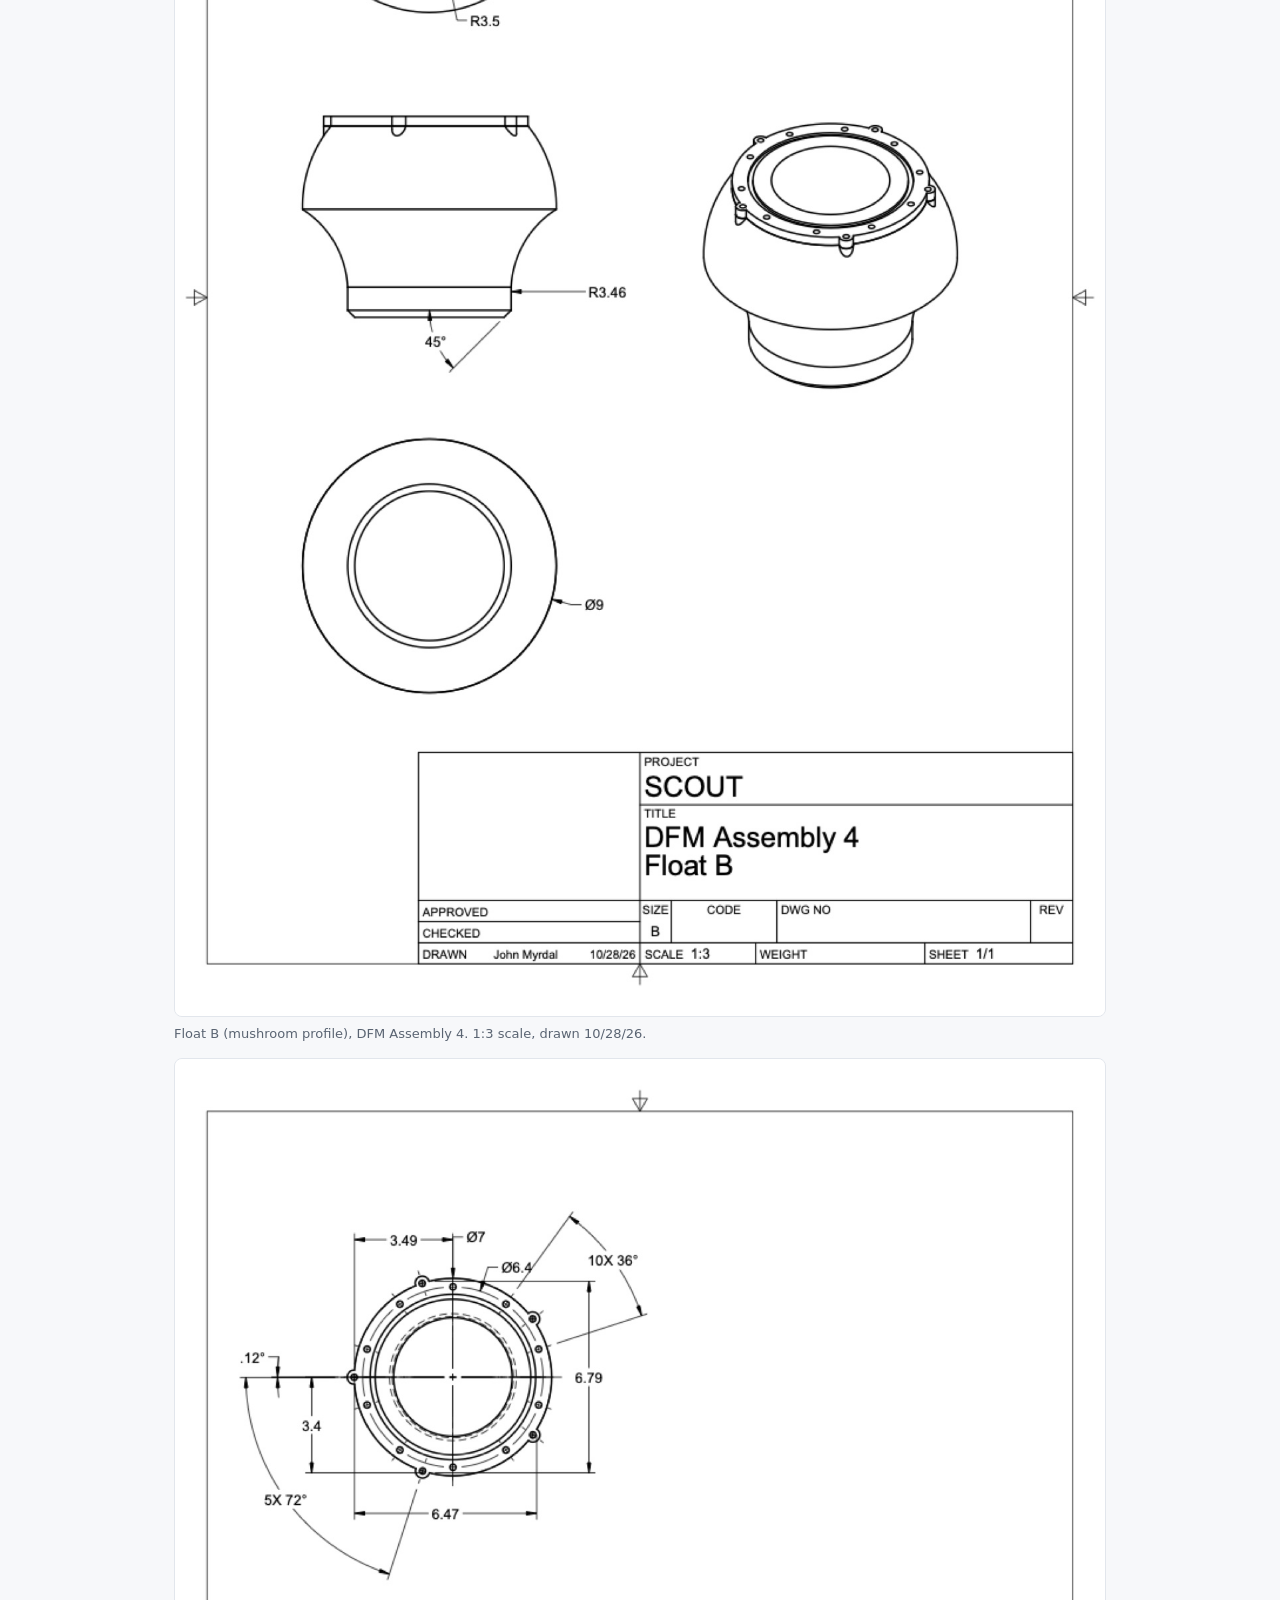
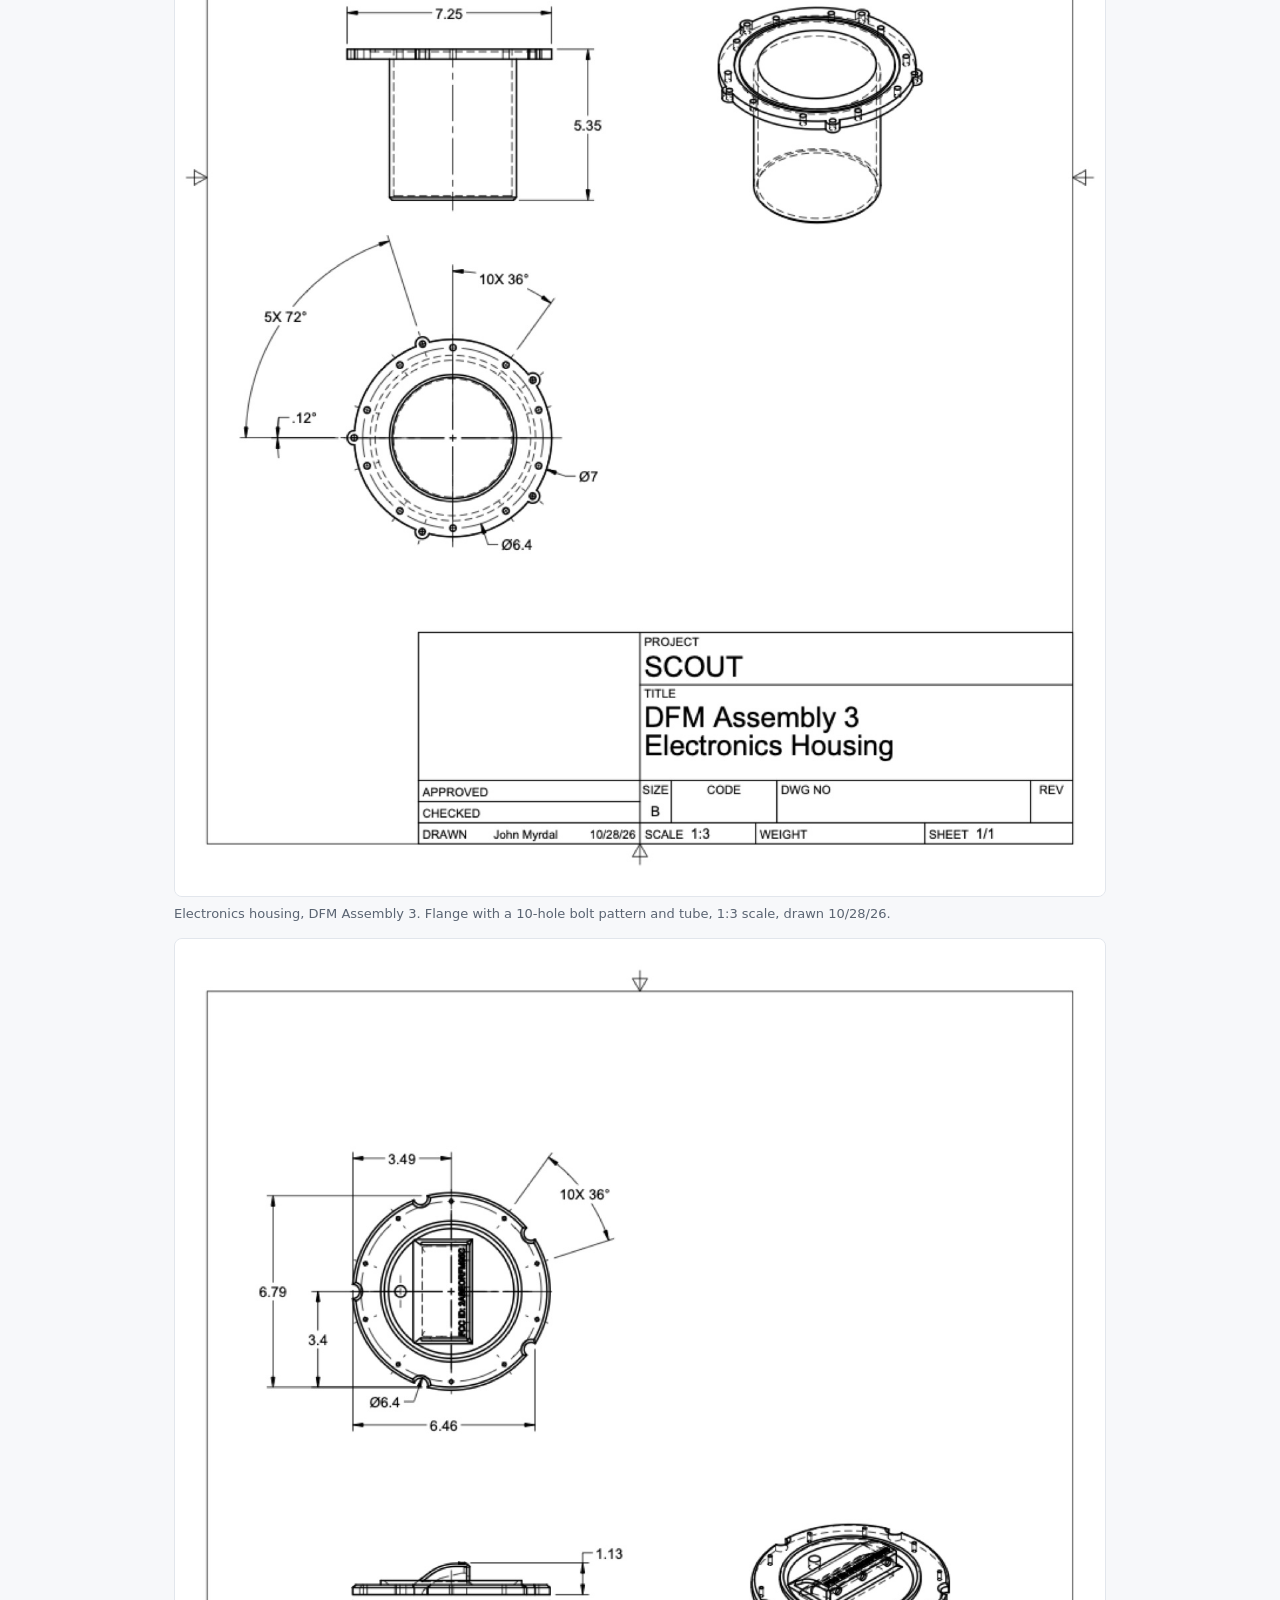
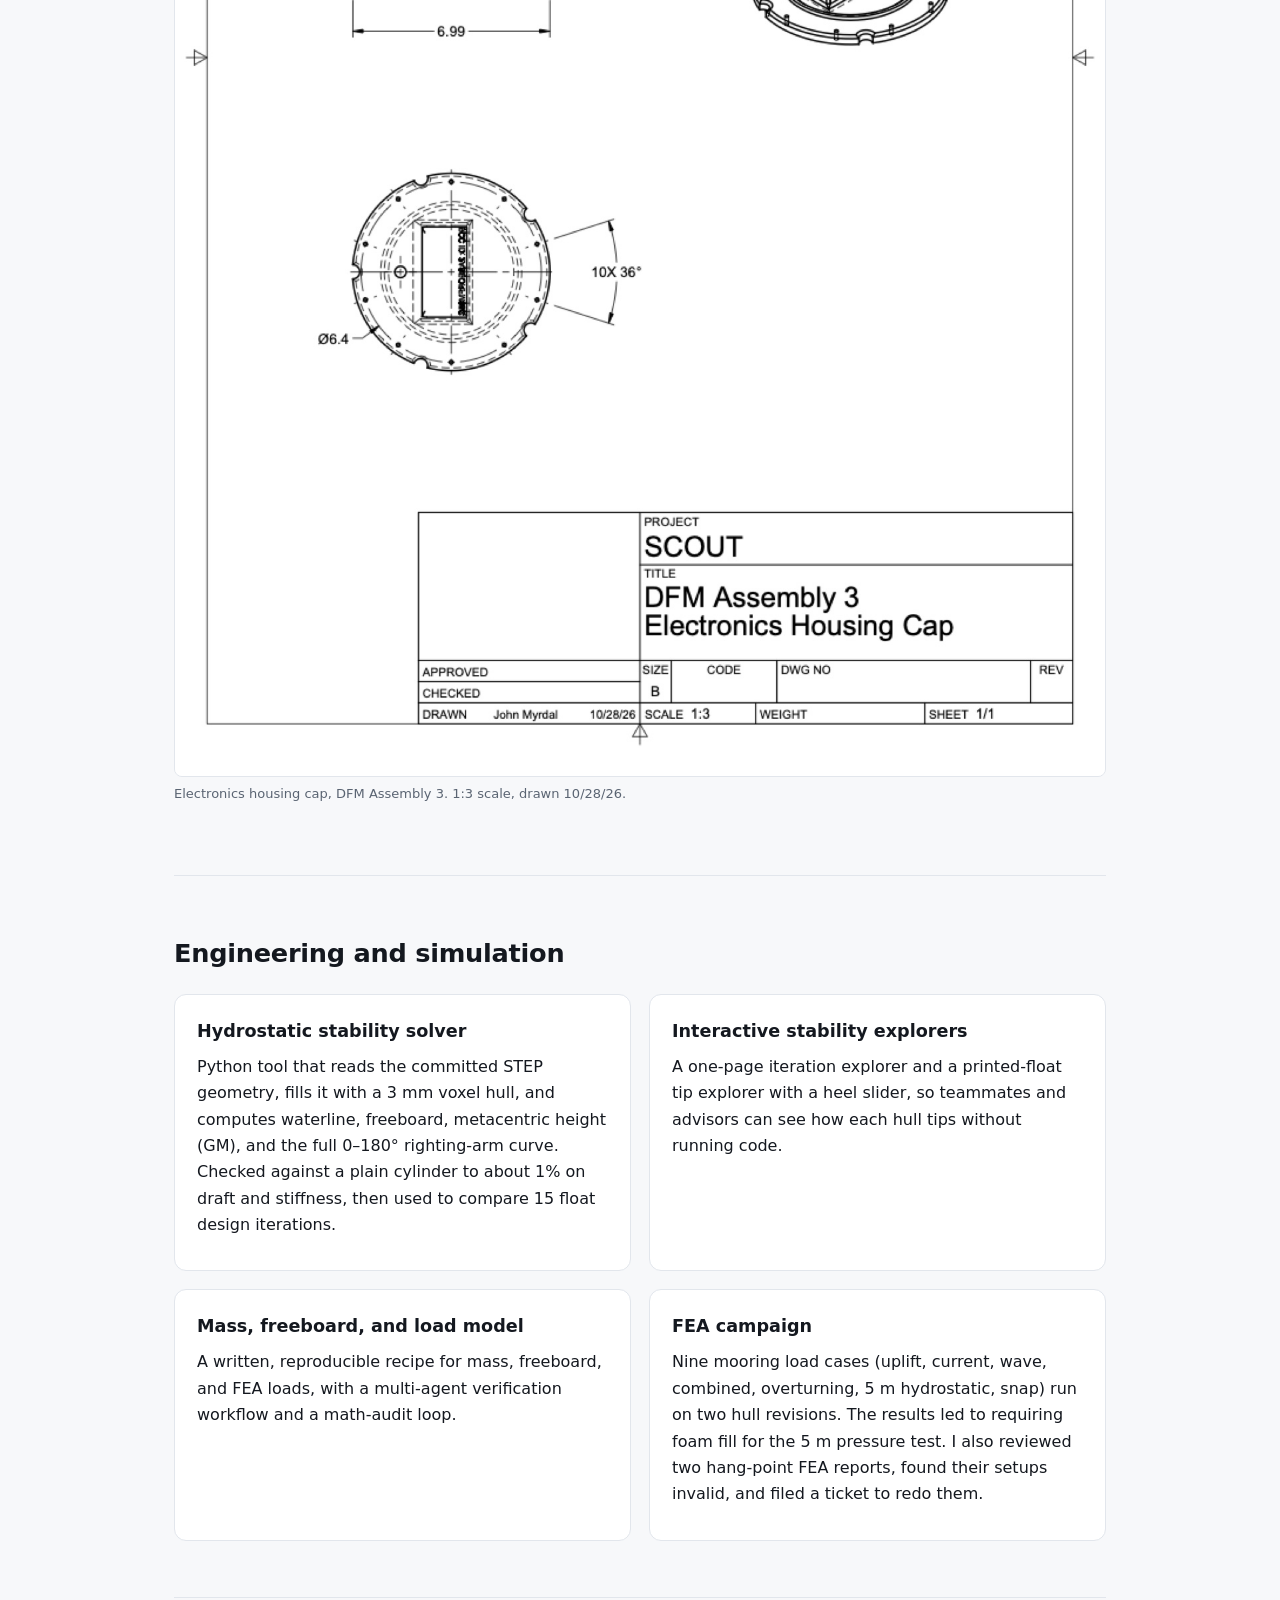
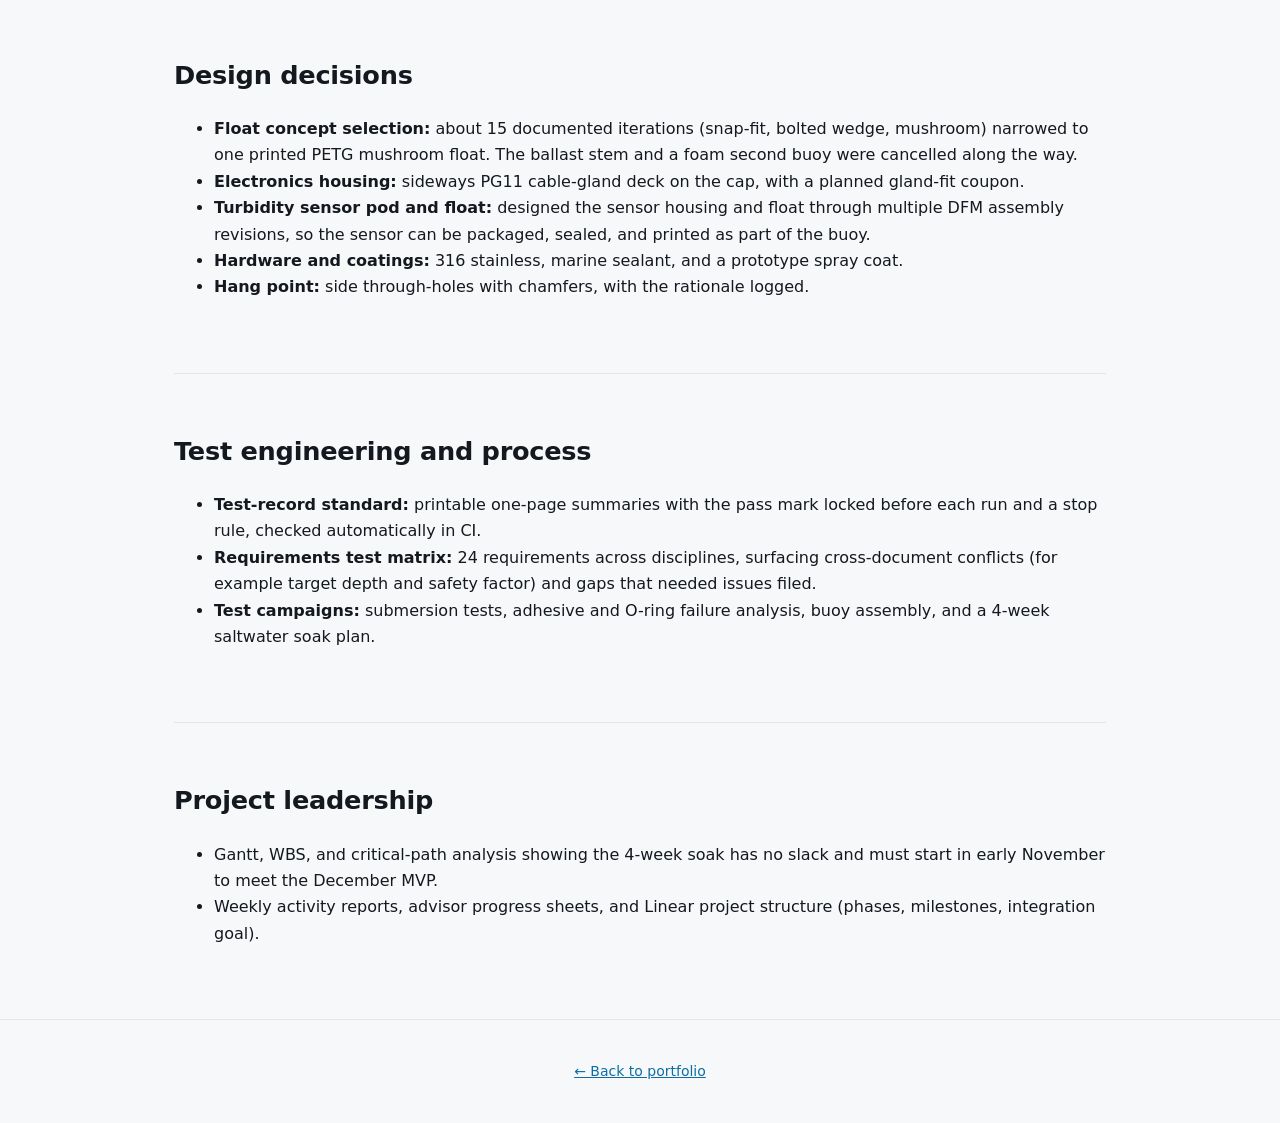
<file: projects/scout/index.html>
<!doctype html>
<html lang="en">
<head>
<meta charset="utf-8">
<meta name="viewport" content="width=device-width, initial-scale=1">
<title>S.C.O.U.T. Reef Buoy — John Ryan Myrdal</title>
<meta name="description" content="Field and mechanical lead on a low-cost, modular nearshore monitoring buoy: hydrostatic stability solver, FEA, test engineering, and project leadership.">
<link rel="stylesheet" href="../../css/style.css">
</head>
<body>
<header class="nav">
  <a class="brand" href="../../">JRM</a>
  <nav><a href="../../#projects">All projects</a><a href="../../#contact">Contact</a></nav>
</header>
<main>
<section class="hero">
  <p class="eyebrow">Senior design · Santa Clara University · 2026–2027</p>
  <h1>S.C.O.U.T. Reef Buoy</h1>
  <p class="lede">Santa Clara Oceanic Utilities Transmitter: a low-cost, battery-powered, modular nearshore monitoring buoy. Coral reef health is the first mission. I am the field and mechanical lead on a three-person team (mechanical, electrical, software).</p>
  <p class="cta"><a class="btn" href="https://github.com/David-Chousal/S.C.O.U.T.">Team repository</a></p>
</section>

<section>
  <figure class="shot"><img src="../../assets/images/scout/float-mushroom-render.jpg" alt="CAD render of the S.C.O.U.T. mushroom-profile float with electronics housing, 3/4 view and side elevation" width="1600" height="800"><figcaption>Mushroom-profile printed float with electronics housing, 228.6 mm across (CAD, Oct 2026).</figcaption></figure>
</section>

<section>
  <h2>Drawings</h2>
  <figure class="shot"><a href="../../assets/images/scout/float-a-dfm-assembly-3-drawing.jpg"><img src="../../assets/images/scout/float-a-dfm-assembly-3-drawing.jpg" alt="Engineering drawing of S.C.O.U.T. Float A, DFM Assembly 3, with top, side, and bottom views and an isometric view" width="1400" loading="lazy"></a><figcaption>Float A, DFM Assembly 3. Dimensioned multi-view drawing, 1:3 scale, drawn 10/28/26. Dimensions in inches.</figcaption></figure>
  <figure class="shot"><a href="../../assets/images/scout/float-b-dfm-assembly-4-drawing.jpg"><img src="../../assets/images/scout/float-b-dfm-assembly-4-drawing.jpg" alt="Engineering drawing of S.C.O.U.T. Float B, DFM Assembly 4, the mushroom-profile float with top, side, and bottom views" width="1400" loading="lazy"></a><figcaption>Float B (mushroom profile), DFM Assembly 4. 1:3 scale, drawn 10/28/26.</figcaption></figure>
  <figure class="shot"><a href="../../assets/images/scout/electronics-housing-dfm-assembly-3-drawing.jpg"><img src="../../assets/images/scout/electronics-housing-dfm-assembly-3-drawing.jpg" alt="Engineering drawing of the S.C.O.U.T. electronics housing, DFM Assembly 3, with flange bolt pattern and tube" width="1400" loading="lazy"></a><figcaption>Electronics housing, DFM Assembly 3. Flange with a 10-hole bolt pattern and tube, 1:3 scale, drawn 10/28/26.</figcaption></figure>
  <figure class="shot"><a href="../../assets/images/scout/electronics-housing-cap-dfm-assembly-3-drawing.jpg"><img src="../../assets/images/scout/electronics-housing-cap-dfm-assembly-3-drawing.jpg" alt="Engineering drawing of the S.C.O.U.T. electronics housing cap, DFM Assembly 3, with top, side, and bottom views" width="1400" loading="lazy"></a><figcaption>Electronics housing cap, DFM Assembly 3. 1:3 scale, drawn 10/28/26.</figcaption></figure>
</section>

<section>
  <h2>Engineering and simulation</h2>
  <div class="grid">
    <article class="card"><h3>Hydrostatic stability solver</h3>
      <p>Python tool that reads the committed STEP geometry, fills it with a 3 mm voxel hull, and computes waterline, freeboard, metacentric height (GM), and the full 0–180° righting-arm curve. Checked against a plain cylinder to about 1% on draft and stiffness, then used to compare 15 float design iterations.</p></article>
    <article class="card"><h3>Interactive stability explorers</h3>
      <p>A one-page iteration explorer and a printed-float tip explorer with a heel slider, so teammates and advisors can see how each hull tips without running code.</p></article>
    <article class="card"><h3>Mass, freeboard, and load model</h3>
      <p>A written, reproducible recipe for mass, freeboard, and FEA loads, with a multi-agent verification workflow and a math-audit loop.</p></article>
    <article class="card"><h3>FEA campaign</h3>
      <p>Nine mooring load cases (uplift, current, wave, combined, overturning, 5 m hydrostatic, snap) run on two hull revisions. The results led to requiring foam fill for the 5 m pressure test. I also reviewed two hang-point FEA reports, found their setups invalid, and filed a ticket to redo them.</p></article>
  </div>
</section>

<section>
  <h2>Design decisions</h2>
  <ul>
    <li><strong>Float concept selection:</strong> about 15 documented iterations (snap-fit, bolted wedge, mushroom) narrowed to one printed PETG mushroom float. The ballast stem and a foam second buoy were cancelled along the way.</li>
    <li><strong>Electronics housing:</strong> sideways PG11 cable-gland deck on the cap, with a planned gland-fit coupon.</li>
    <li><strong>Turbidity sensor pod and float:</strong> designed the sensor housing and float through multiple DFM assembly revisions, so the sensor can be packaged, sealed, and printed as part of the buoy.</li>
    <li><strong>Hardware and coatings:</strong> 316 stainless, marine sealant, and a prototype spray coat.</li>
    <li><strong>Hang point:</strong> side through-holes with chamfers, with the rationale logged.</li>
  </ul>
</section>

<section>
  <h2>Test engineering and process</h2>
  <ul>
    <li><strong>Test-record standard:</strong> printable one-page summaries with the pass mark locked before each run and a stop rule, checked automatically in CI.</li>
    <li><strong>Requirements test matrix:</strong> 24 requirements across disciplines, surfacing cross-document conflicts (for example target depth and safety factor) and gaps that needed issues filed.</li>
    <li><strong>Test campaigns:</strong> submersion tests, adhesive and O-ring failure analysis, buoy assembly, and a 4-week saltwater soak plan.</li>
  </ul>
</section>

<section>
  <h2>Project leadership</h2>
  <ul>
    <li>Gantt, WBS, and critical-path analysis showing the 4-week soak has no slack and must start in early November to meet the December MVP.</li>
    <li>Weekly activity reports, advisor progress sheets, and Linear project structure (phases, milestones, integration goal).</li>
  </ul>
</section>
</main>
<footer><a href="../../">← Back to portfolio</a></footer>
</body>
</html>
</file>
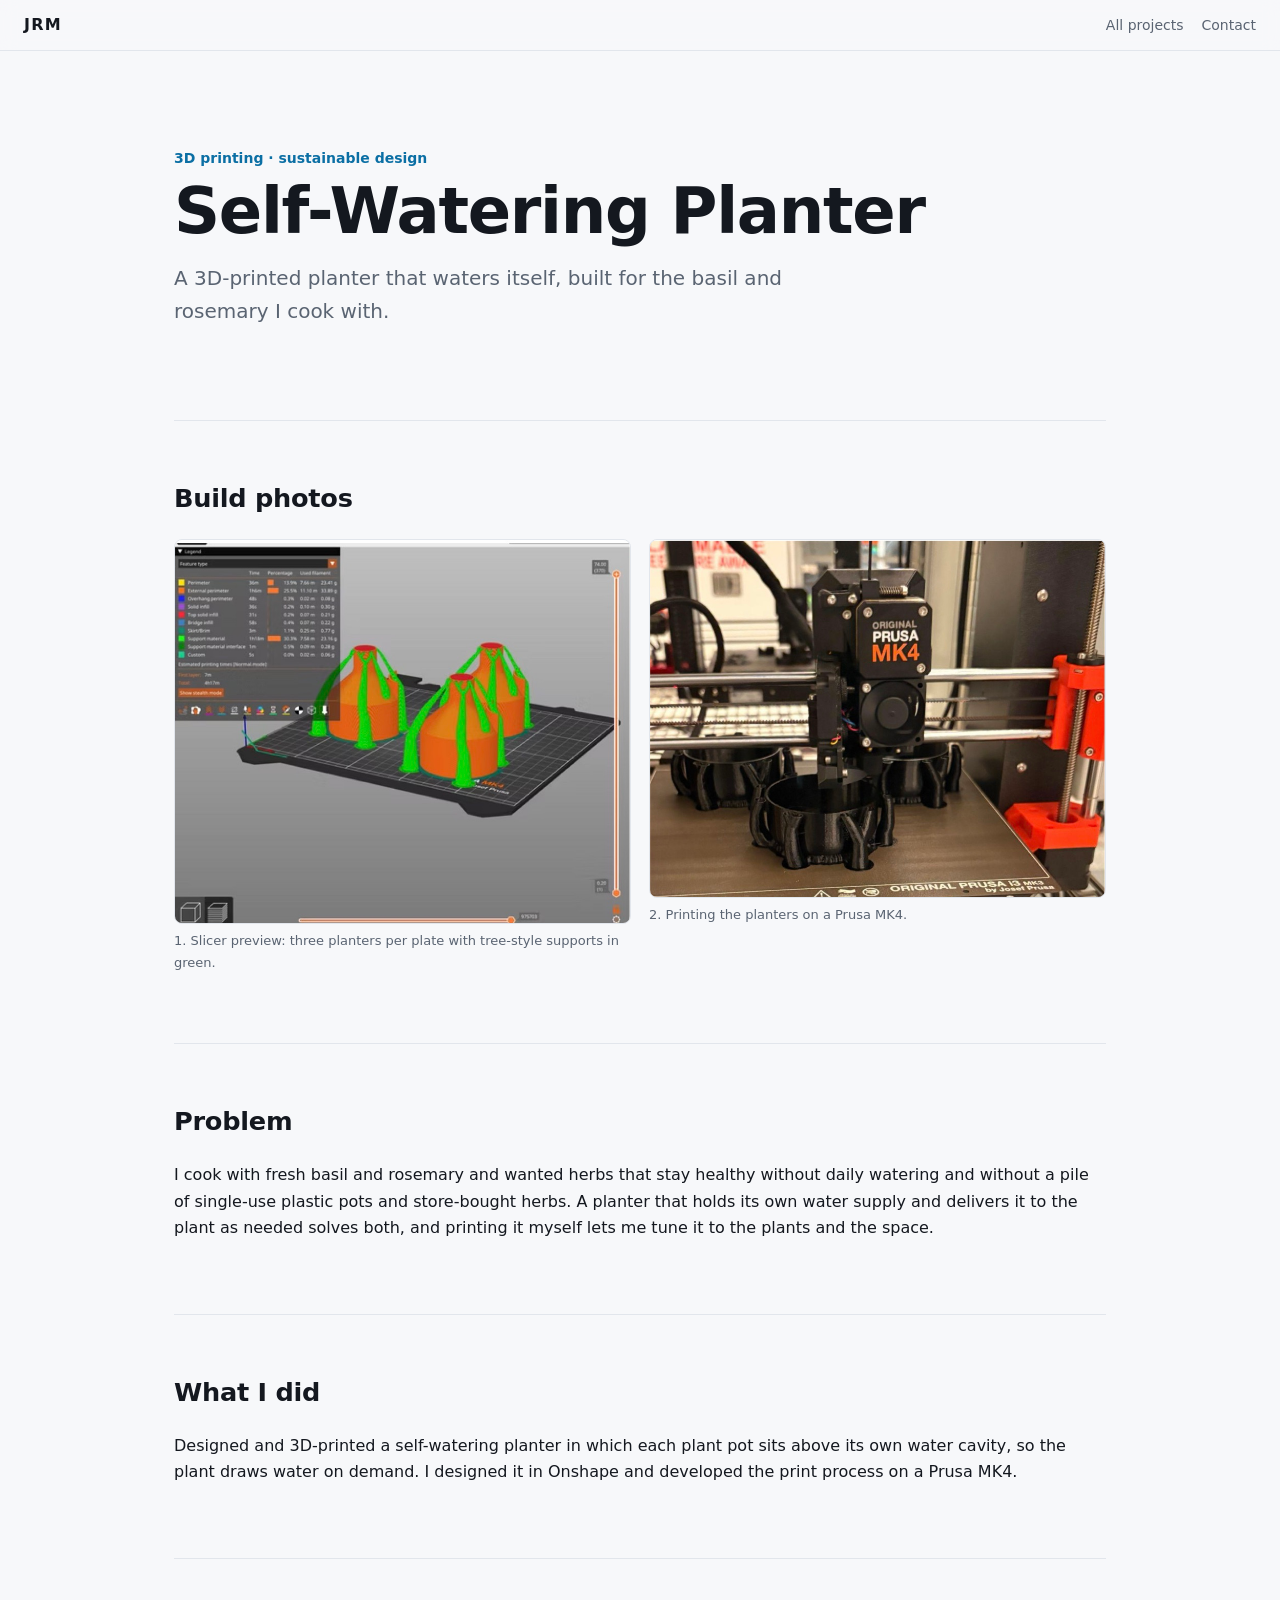
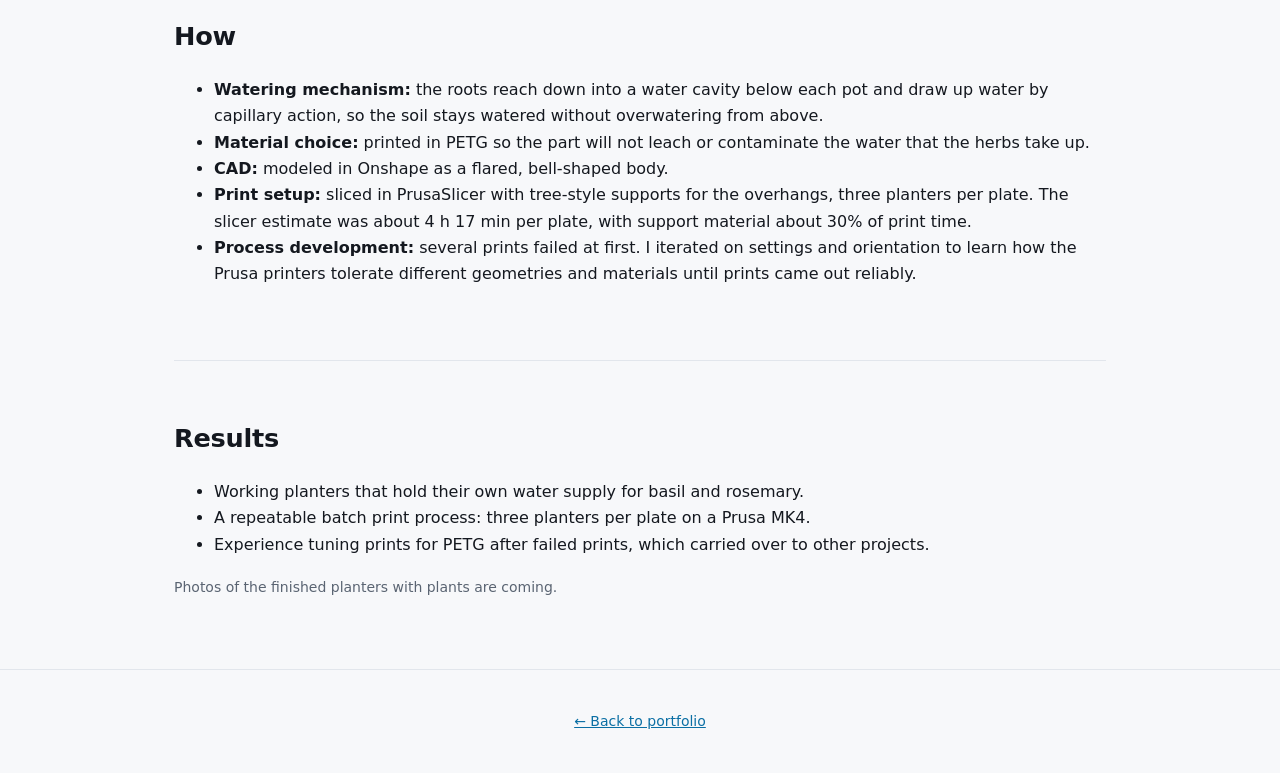
<file: projects/self-watering-planter/index.html>
<!doctype html>
<html lang="en">
<head>
<meta charset="utf-8">
<meta name="viewport" content="width=device-width, initial-scale=1">
<title>Self-Watering Planter — John Ryan Myrdal</title>
<meta name="description" content="A 3D-printed planter that waters itself, built for the basil and rosemary I cook with.">
<link rel="stylesheet" href="../../css/style.css">
</head>
<body>
<header class="nav">
  <a class="brand" href="../../">JRM</a>
  <nav><a href="../../#projects">All projects</a><a href="../../#contact">Contact</a></nav>
</header>
<main>
<section class="hero">
  <p class="eyebrow">3D printing · sustainable design</p>
  <h1>Self-Watering Planter</h1>
  <p class="lede">A 3D-printed planter that waters itself, built for the basil and rosemary I cook with.</p>
</section>

<section>
  <h2>Build photos</h2>
  <div class="grid">
    <figure class="shot"><a href="../../assets/images/self-watering-planter/slicer-supports.jpg"><img src="../../assets/images/self-watering-planter/slicer-supports.jpg" alt="PrusaSlicer preview of three planters on the print bed with green support structures" loading="lazy"></a><figcaption>1. Slicer preview: three planters per plate with tree-style supports in green.</figcaption></figure>
    <figure class="shot"><a href="../../assets/images/self-watering-planter/printing-on-prusa-mk4.jpg"><img src="../../assets/images/self-watering-planter/printing-on-prusa-mk4.jpg" alt="Black PETG planters printing on a Prusa MK4" loading="lazy"></a><figcaption>2. Printing the planters on a Prusa MK4.</figcaption></figure>
  </div>
</section>

<section>
  <h2>Problem</h2>
  <p>I cook with fresh basil and rosemary and wanted herbs that stay healthy without daily watering and without a pile of single-use plastic pots and store-bought herbs. A planter that holds its own water supply and delivers it to the plant as needed solves both, and printing it myself lets me tune it to the plants and the space.</p>
</section>

<section>
  <h2>What I did</h2>
  <p>Designed and 3D-printed a self-watering planter in which each plant pot sits above its own water cavity, so the plant draws water on demand. I designed it in Onshape and developed the print process on a Prusa MK4.</p>
</section>

<section>
  <h2>How</h2>
  <ul>
    <li><strong>Watering mechanism:</strong> the roots reach down into a water cavity below each pot and draw up water by capillary action, so the soil stays watered without overwatering from above.</li>
    <li><strong>Material choice:</strong> printed in PETG so the part will not leach or contaminate the water that the herbs take up.</li>
    <li><strong>CAD:</strong> modeled in Onshape as a flared, bell-shaped body.</li>
    <li><strong>Print setup:</strong> sliced in PrusaSlicer with tree-style supports for the overhangs, three planters per plate. The slicer estimate was about 4 h 17 min per plate, with support material about 30% of print time.</li>
    <li><strong>Process development:</strong> several prints failed at first. I iterated on settings and orientation to learn how the Prusa printers tolerate different geometries and materials until prints came out reliably.</li>
  </ul>
</section>

<section>
  <h2>Results</h2>
  <ul>
    <li>Working planters that hold their own water supply for basil and rosemary.</li>
    <li>A repeatable batch print process: three planters per plate on a Prusa MK4.</li>
    <li>Experience tuning prints for PETG after failed prints, which carried over to other projects.</li>
  </ul>
  <p class="note">Photos of the finished planters with plants are coming.</p>
</section>
</main>
<footer><a href="../../">← Back to portfolio</a></footer>
</body>
</html>
</file>
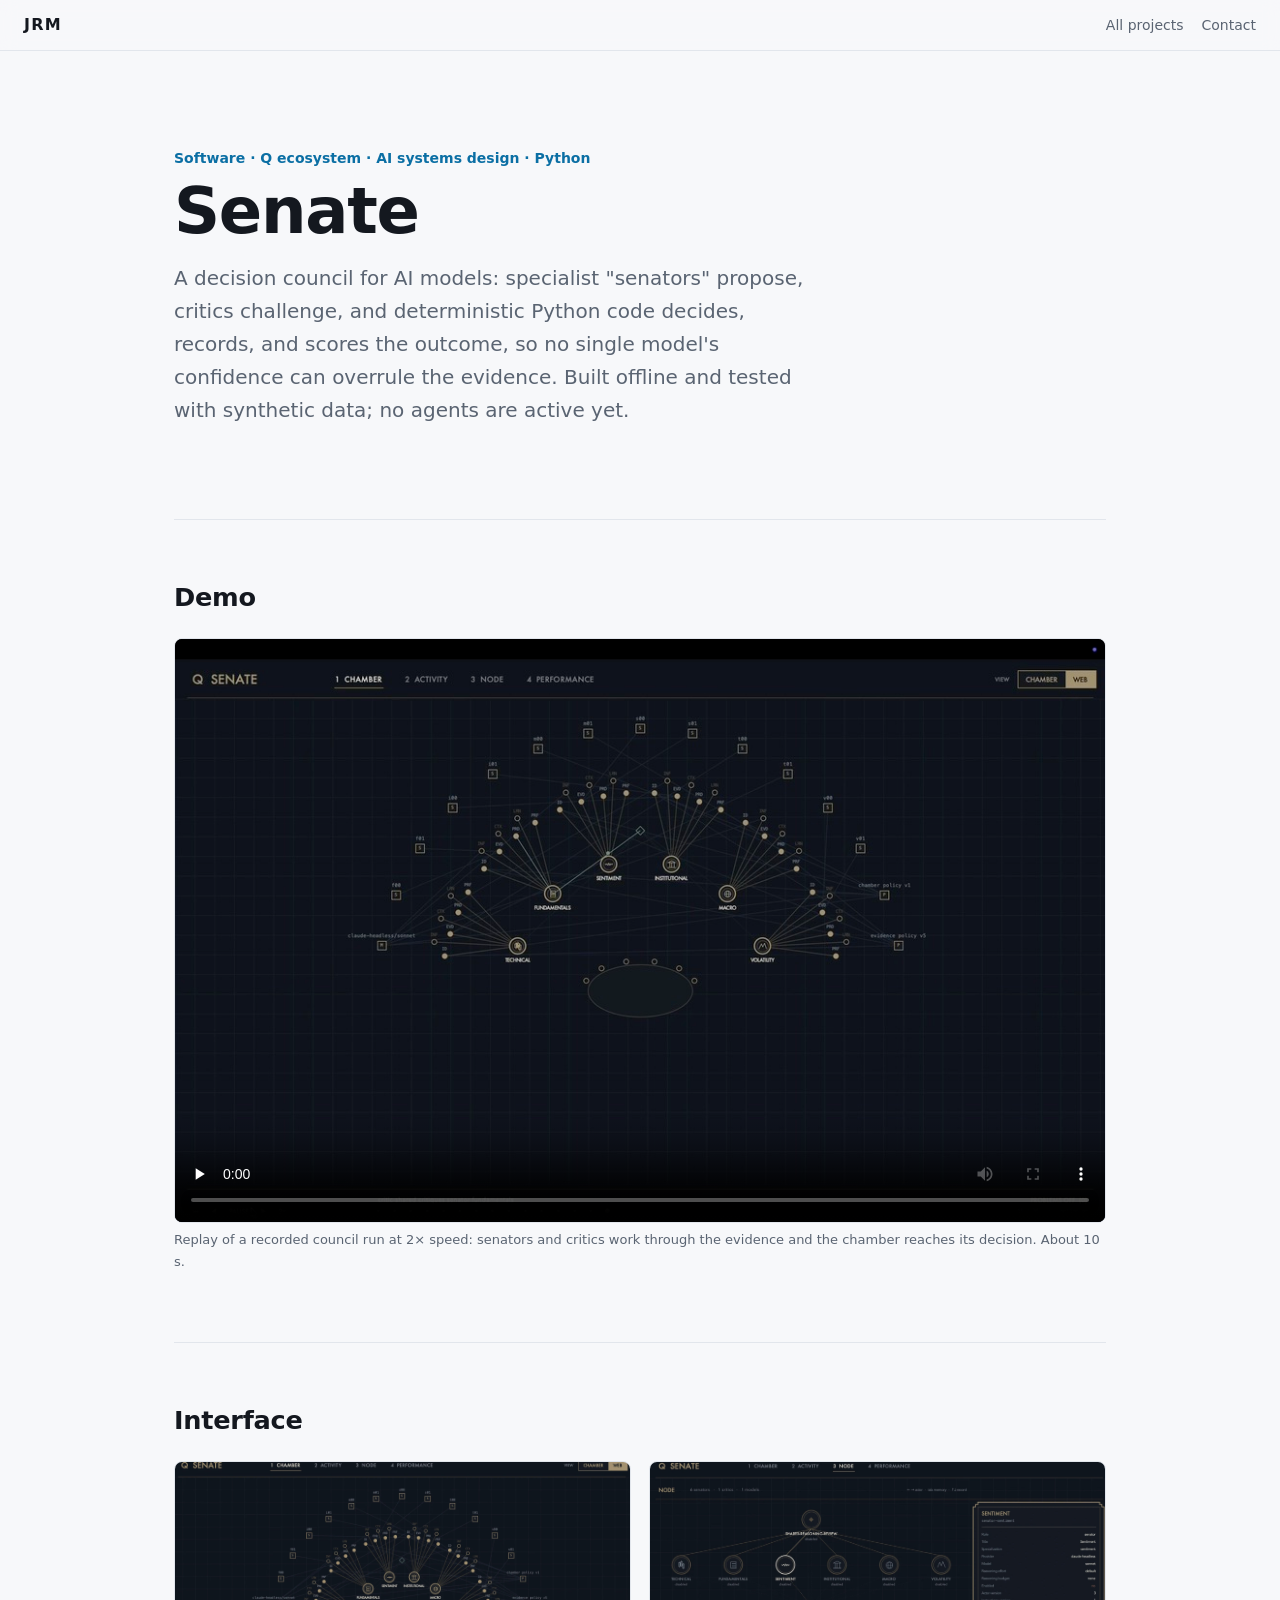
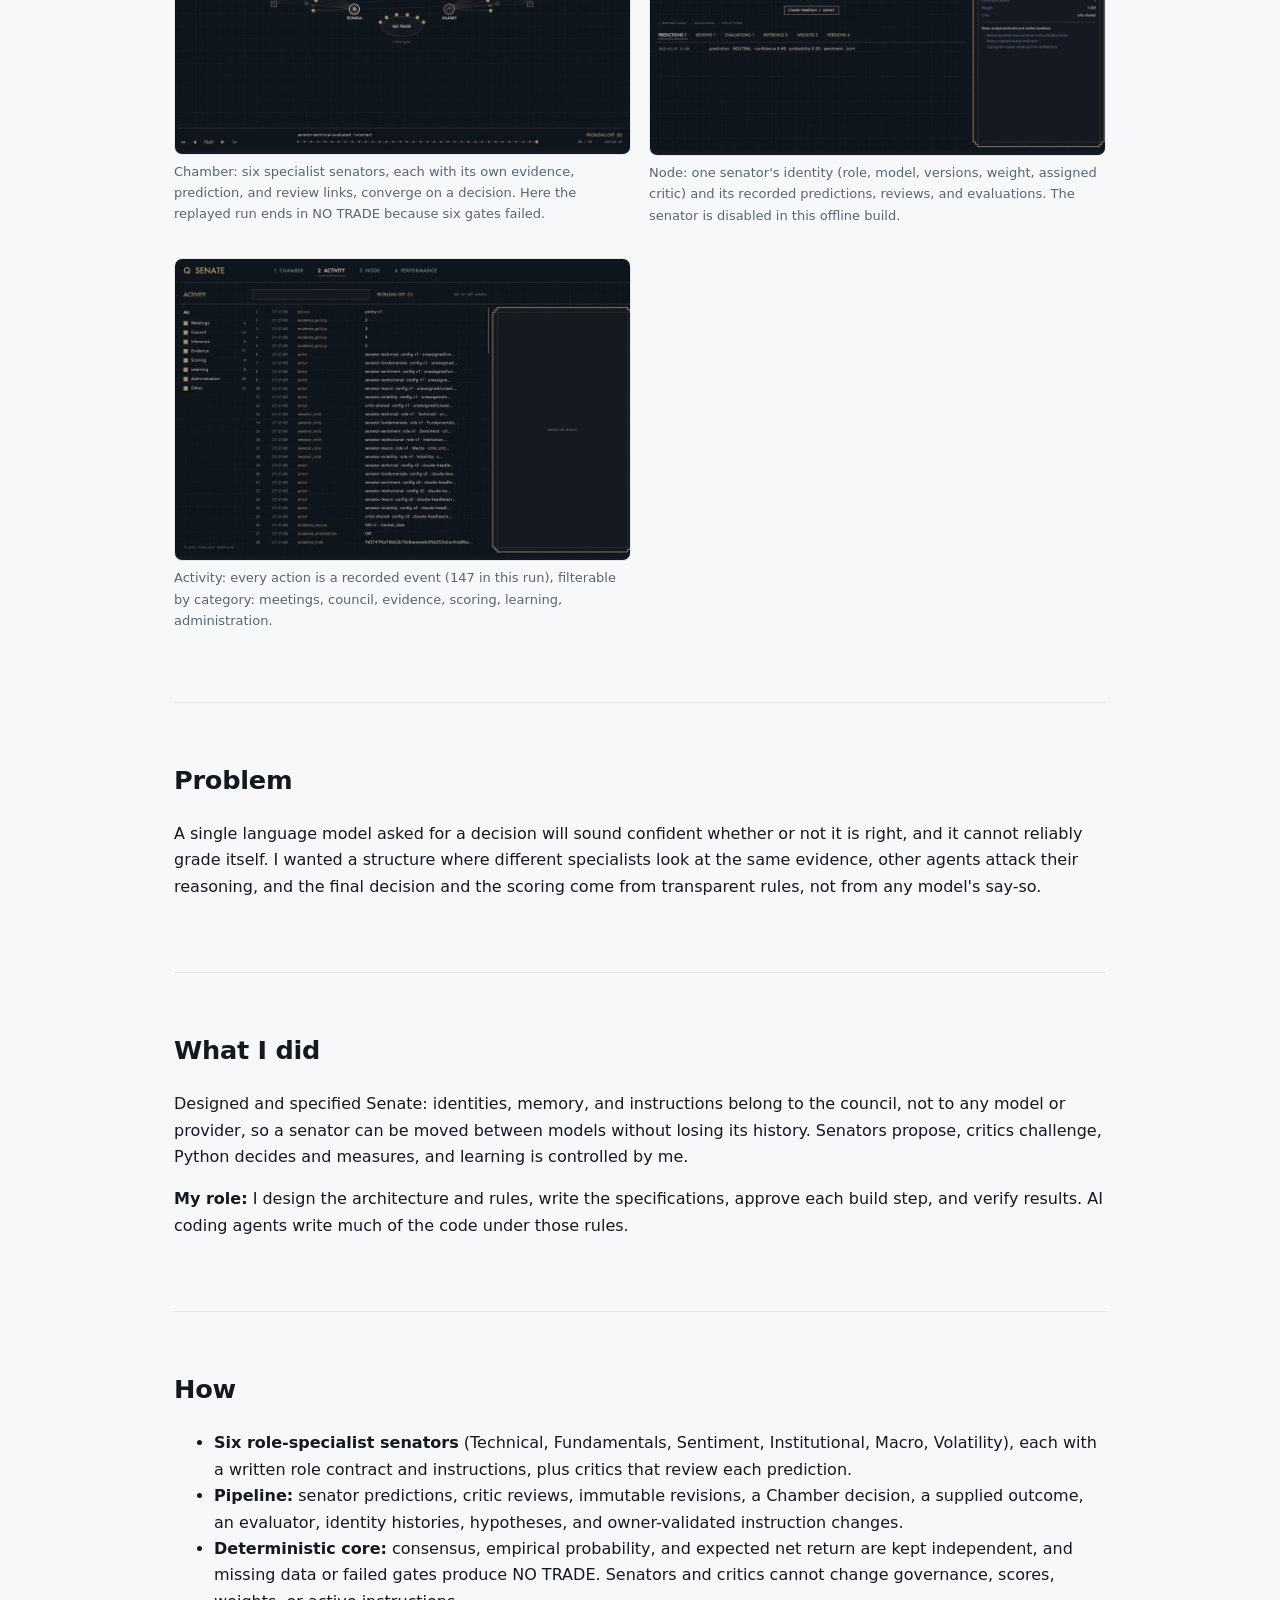
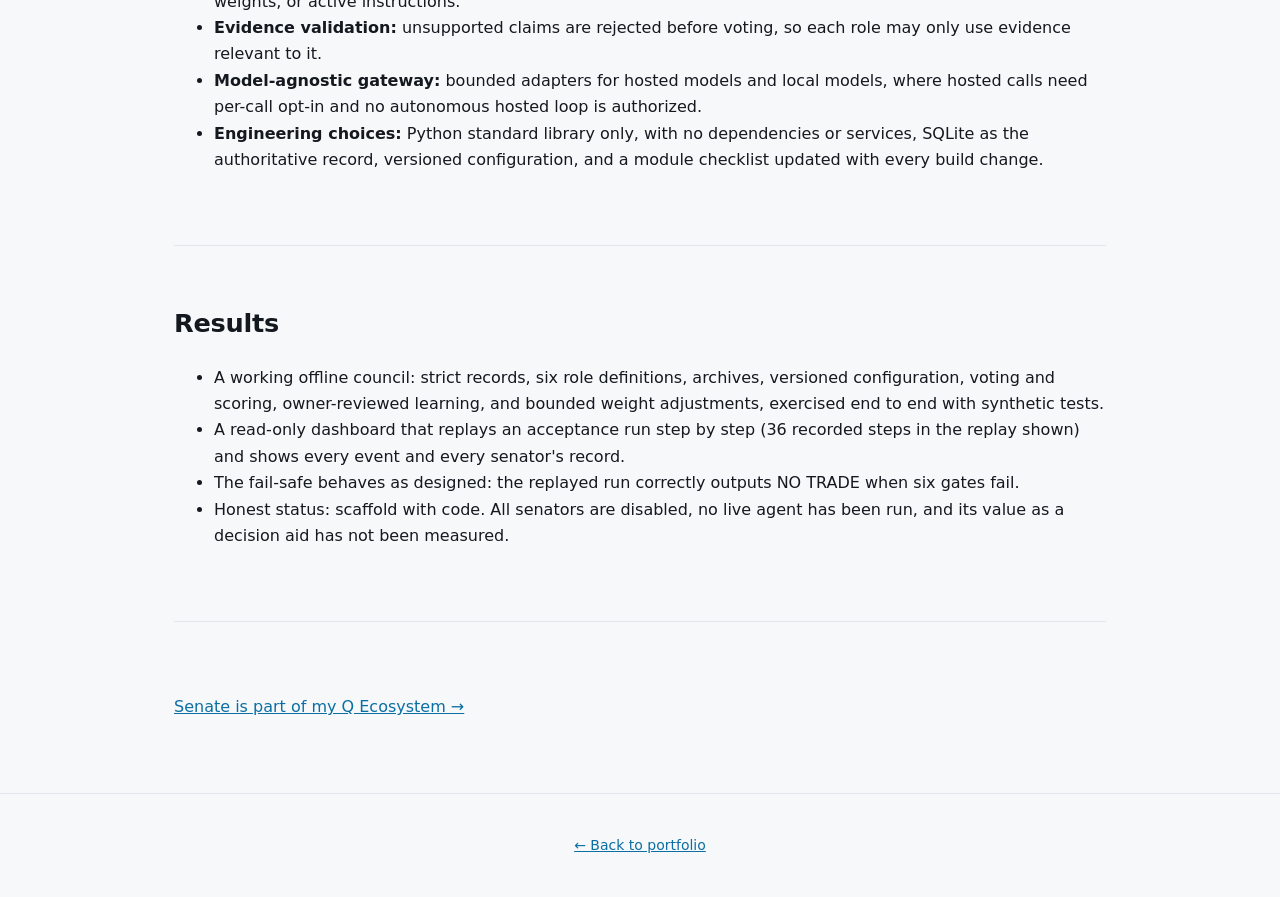
<file: projects/senate/index.html>
<!doctype html>
<html lang="en">
<head>
<meta charset="utf-8">
<meta name="viewport" content="width=device-width, initial-scale=1">
<title>Senate — John Ryan Myrdal</title>
<meta name="description" content="Senate: a model-agnostic decision council in which role-specialist AI senators propose, critics challenge, and plain Python decides and scores. Part of the Q ecosystem.">
<link rel="stylesheet" href="../../css/style.css">
</head>
<body>
<header class="nav">
  <a class="brand" href="../../">JRM</a>
  <nav><a href="../../#projects">All projects</a><a href="../../#contact">Contact</a></nav>
</header>
<main>
<section class="hero">
  <p class="eyebrow">Software · Q ecosystem · AI systems design · Python</p>
  <h1>Senate</h1>
  <p class="lede">A decision council for AI models: specialist "senators" propose, critics challenge, and deterministic Python code decides, records, and scores the outcome, so no single model's confidence can overrule the evidence. Built offline and tested with synthetic data; no agents are active yet.</p>
</section>

<section>
  <h2>Demo</h2>
  <figure class="shot">
    <div class="vcrop"><video controls preload="none" playsinline poster="../../assets/images/senate/replay-2-poster.jpg"><source src="../../assets/video/senate/replay-2.mp4" type="video/mp4"></video></div>
    <figcaption>Replay of a recorded council run at 2× speed: senators and critics work through the evidence and the chamber reaches its decision. About 10 s.</figcaption>
  </figure>
</section>

<section>
  <h2>Interface</h2>
  <div class="grid">
    <figure class="shot"><a href="../../assets/images/senate/chamber.jpg"><img src="../../assets/images/senate/chamber.jpg" alt="Senate chamber view showing six specialist senators (Technical, Fundamentals, Sentiment, Institutional, Macro, Volatility) connected to evidence and critic nodes, converging on a NO TRADE decision with six failed gates" loading="lazy"></a><figcaption>Chamber: six specialist senators, each with its own evidence, prediction, and review links, converge on a decision. Here the replayed run ends in NO TRADE because six gates failed.</figcaption></figure>
    <figure class="shot"><a href="../../assets/images/senate/node.jpg"><img src="../../assets/images/senate/node.jpg" alt="Senate node view showing one senator's role, model, version, weight, critic, and its recorded prediction" loading="lazy"></a><figcaption>Node: one senator's identity (role, model, versions, weight, assigned critic) and its recorded predictions, reviews, and evaluations. The senator is disabled in this offline build.</figcaption></figure>
    <figure class="shot"><a href="../../assets/images/senate/activity.jpg"><img src="../../assets/images/senate/activity.jpg" alt="Senate activity log of 147 recorded events grouped by meetings, council, evidence, scoring, administration, and other" loading="lazy"></a><figcaption>Activity: every action is a recorded event (147 in this run), filterable by category: meetings, council, evidence, scoring, learning, administration.</figcaption></figure>
  </div>
</section>

<section>
  <h2>Problem</h2>
  <p>A single language model asked for a decision will sound confident whether or not it is right, and it cannot reliably grade itself. I wanted a structure where different specialists look at the same evidence, other agents attack their reasoning, and the final decision and the scoring come from transparent rules, not from any model's say-so.</p>
</section>

<section>
  <h2>What I did</h2>
  <p>Designed and specified Senate: identities, memory, and instructions belong to the council, not to any model or provider, so a senator can be moved between models without losing its history. Senators propose, critics challenge, Python decides and measures, and learning is controlled by me.</p>
  <p><strong>My role:</strong> I design the architecture and rules, write the specifications, approve each build step, and verify results. AI coding agents write much of the code under those rules.</p>
</section>

<section>
  <h2>How</h2>
  <ul>
    <li><strong>Six role-specialist senators</strong> (Technical, Fundamentals, Sentiment, Institutional, Macro, Volatility), each with a written role contract and instructions, plus critics that review each prediction.</li>
    <li><strong>Pipeline:</strong> senator predictions, critic reviews, immutable revisions, a Chamber decision, a supplied outcome, an evaluator, identity histories, hypotheses, and owner-validated instruction changes.</li>
    <li><strong>Deterministic core:</strong> consensus, empirical probability, and expected net return are kept independent, and missing data or failed gates produce NO TRADE. Senators and critics cannot change governance, scores, weights, or active instructions.</li>
    <li><strong>Evidence validation:</strong> unsupported claims are rejected before voting, so each role may only use evidence relevant to it.</li>
    <li><strong>Model-agnostic gateway:</strong> bounded adapters for hosted models and local models, where hosted calls need per-call opt-in and no autonomous hosted loop is authorized.</li>
    <li><strong>Engineering choices:</strong> Python standard library only, with no dependencies or services, SQLite as the authoritative record, versioned configuration, and a module checklist updated with every build change.</li>
  </ul>
</section>

<section>
  <h2>Results</h2>
  <ul>
    <li>A working offline council: strict records, six role definitions, archives, versioned configuration, voting and scoring, owner-reviewed learning, and bounded weight adjustments, exercised end to end with synthetic tests.</li>
    <li>A read-only dashboard that replays an acceptance run step by step (36 recorded steps in the replay shown) and shows every event and every senator's record.</li>
    <li>The fail-safe behaves as designed: the replayed run correctly outputs NO TRADE when six gates fail.</li>
    <li>Honest status: scaffold with code. All senators are disabled, no live agent has been run, and its value as a decision aid has not been measured.</li>
  </ul>
</section>

<section>
  <p><a href="../q-ecosystem/">Senate is part of my Q Ecosystem →</a></p>
</section>
</main>
<footer><a href="../../">← Back to portfolio</a></footer>
</body>
</html>
</file>
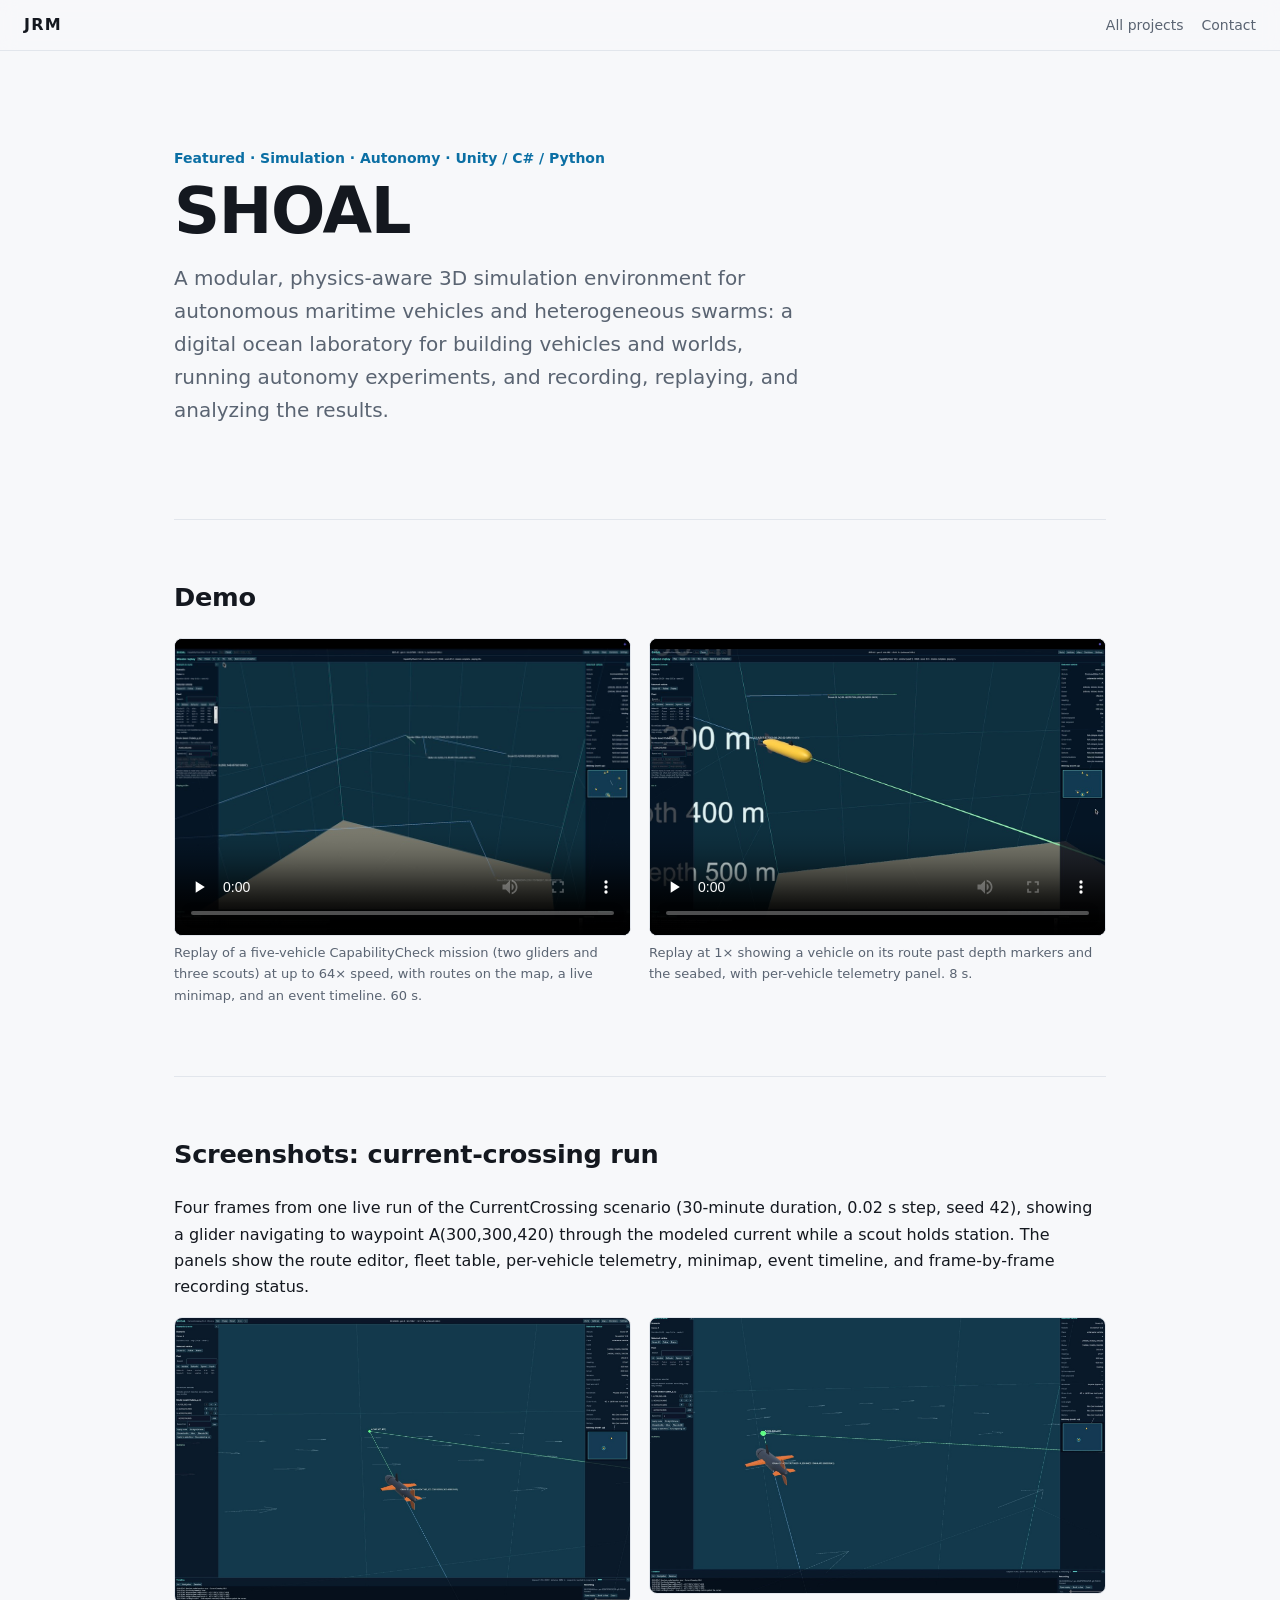
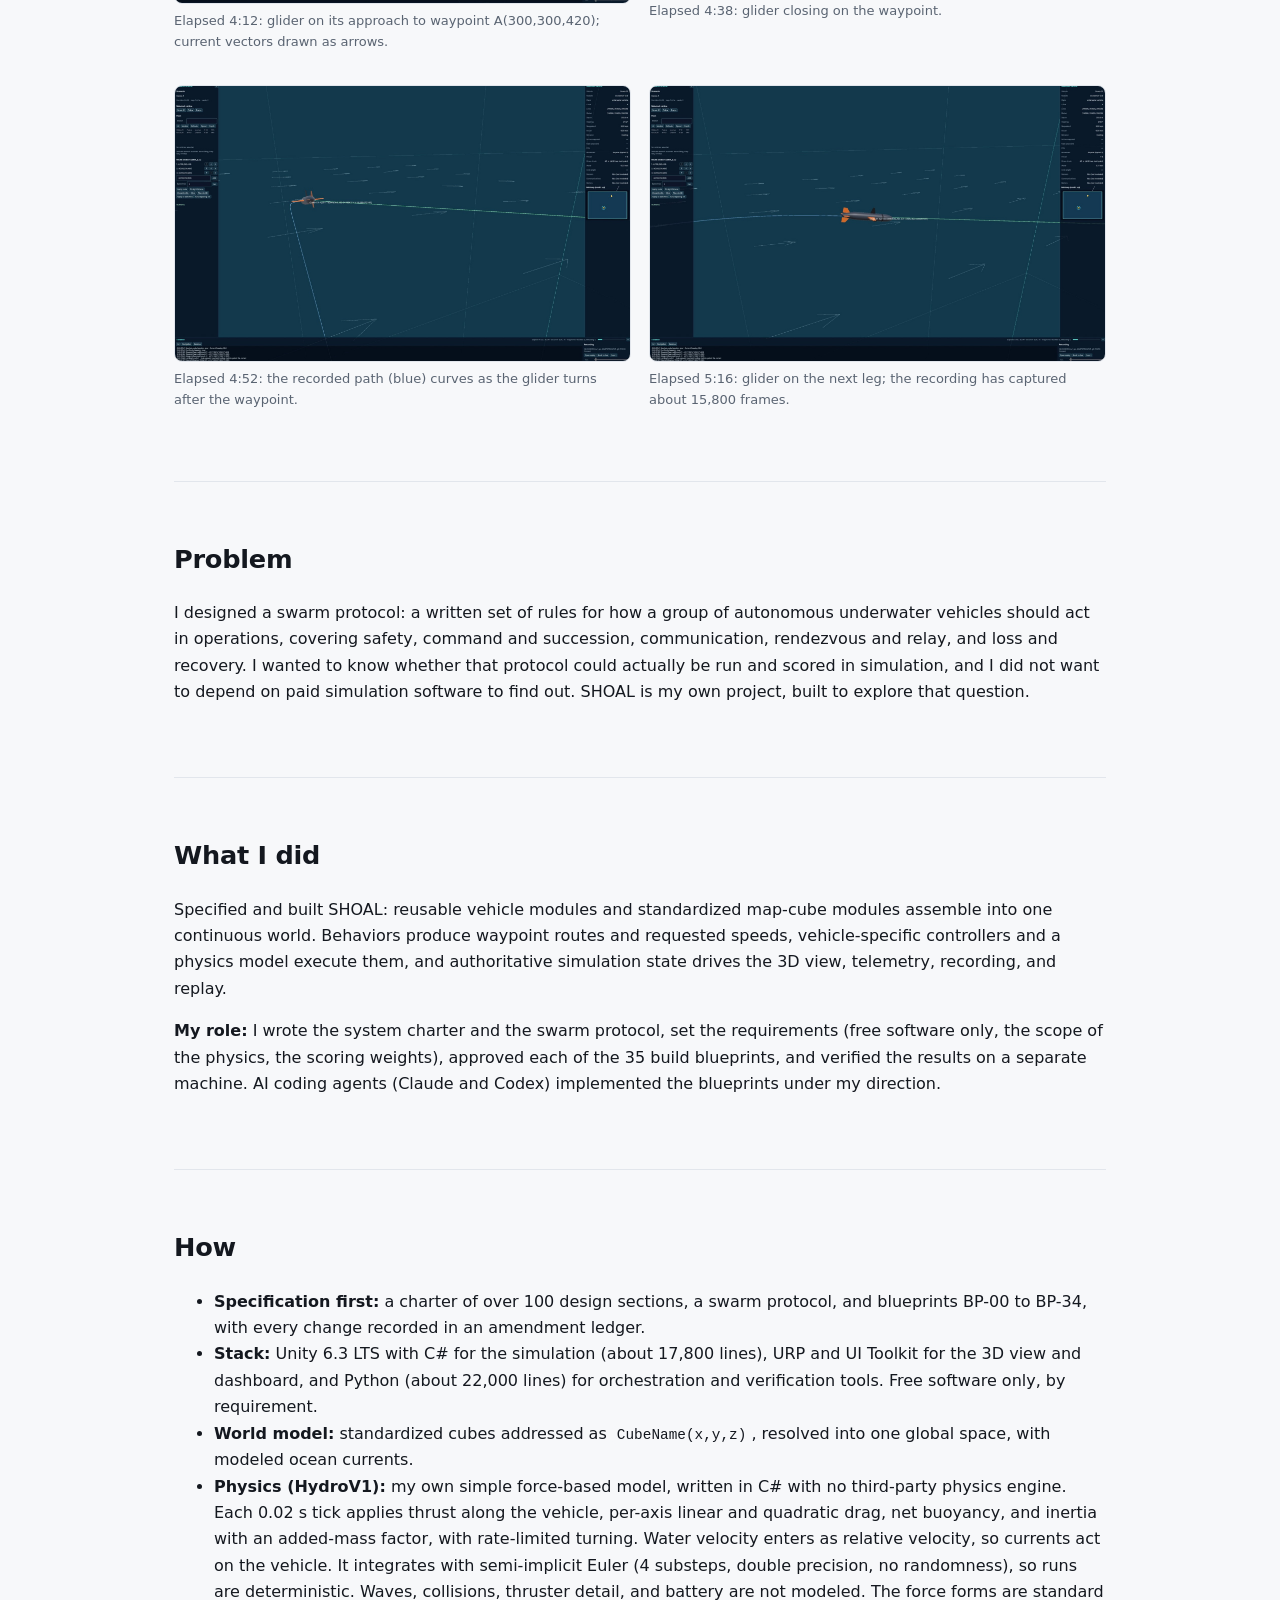
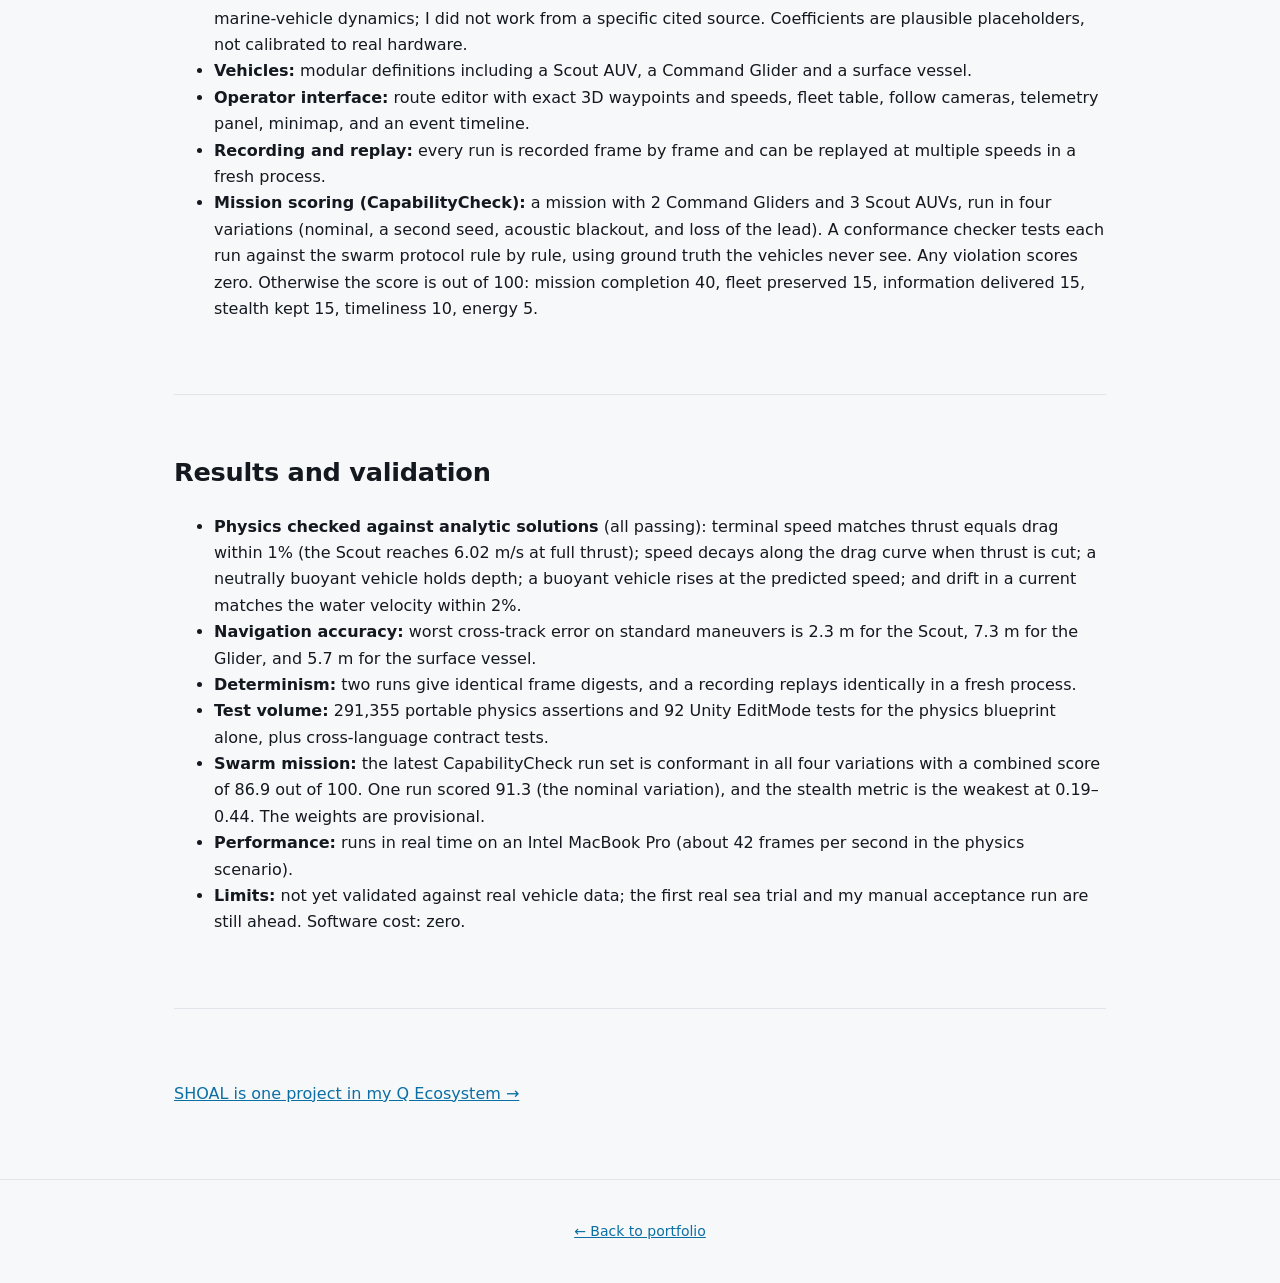
<file: projects/shoal/index.html>
<!doctype html>
<html lang="en">
<head>
<meta charset="utf-8">
<meta name="viewport" content="width=device-width, initial-scale=1">
<title>SHOAL Simulator — John Ryan Myrdal</title>
<meta name="description" content="SHOAL: a physics-aware 3D simulator for autonomous underwater vehicles and heterogeneous swarms, built in Unity and C# with recording, replay, and scored mission checks.">
<link rel="stylesheet" href="../../css/style.css">
</head>
<body>
<header class="nav">
  <a class="brand" href="../../">JRM</a>
  <nav><a href="../../#projects">All projects</a><a href="../../#contact">Contact</a></nav>
</header>
<main>
<section class="hero">
  <p class="eyebrow">Featured · Simulation · Autonomy · Unity / C# / Python</p>
  <h1>SHOAL</h1>
  <p class="lede">A modular, physics-aware 3D simulation environment for autonomous maritime vehicles and heterogeneous swarms: a digital ocean laboratory for building vehicles and worlds, running autonomy experiments, and recording, replaying, and analyzing the results.</p>
</section>

<section>
  <h2>Demo</h2>
  <div class="grid">
    <figure class="shot">
      <video controls preload="none" playsinline poster="../../assets/images/shoal/run-1-poster.jpg" width="960"><source src="../../assets/video/shoal/run-1-current-crossing.mp4" type="video/mp4"></video>
      <figcaption>Replay of a five-vehicle CapabilityCheck mission (two gliders and three scouts) at up to 64× speed, with routes on the map, a live minimap, and an event timeline. 60 s.</figcaption>
    </figure>
    <figure class="shot">
      <video controls preload="none" playsinline poster="../../assets/images/shoal/run-2-poster.jpg" width="960"><source src="../../assets/video/shoal/run-2-waypoint-approach.mp4" type="video/mp4"></video>
      <figcaption>Replay at 1× showing a vehicle on its route past depth markers and the seabed, with per-vehicle telemetry panel. 8 s.</figcaption>
    </figure>
  </div>
</section>

<section>
  <h2>Screenshots: current-crossing run</h2>
  <p>Four frames from one live run of the CurrentCrossing scenario (30-minute duration, 0.02 s step, seed 42), showing a glider navigating to waypoint A(300,300,420) through the modeled current while a scout holds station. The panels show the route editor, fleet table, per-vehicle telemetry, minimap, event timeline, and frame-by-frame recording status.</p>
  <div class="grid">
    <figure class="shot"><a href="../../assets/images/shoal/shoal-t0412.jpg"><img src="../../assets/images/shoal/shoal-t0412.jpg" alt="SHOAL live view at 4:12 with a glider heading to waypoint A(300,300,420), route editor and telemetry panels visible" loading="lazy"></a><figcaption>Elapsed 4:12: glider on its approach to waypoint A(300,300,420); current vectors drawn as arrows.</figcaption></figure>
    <figure class="shot"><a href="../../assets/images/shoal/shoal-t0438.jpg"><img src="../../assets/images/shoal/shoal-t0438.jpg" alt="SHOAL live view at 4:38 with the glider close to waypoint A(300,300,420)" loading="lazy"></a><figcaption>Elapsed 4:38: glider closing on the waypoint.</figcaption></figure>
    <figure class="shot"><a href="../../assets/images/shoal/shoal-t0452.jpg"><img src="../../assets/images/shoal/shoal-t0452.jpg" alt="SHOAL live view at 4:52 with the glider viewed end-on after turning along its path" loading="lazy"></a><figcaption>Elapsed 4:52: the recorded path (blue) curves as the glider turns after the waypoint.</figcaption></figure>
    <figure class="shot"><a href="../../assets/images/shoal/shoal-t0516.jpg"><img src="../../assets/images/shoal/shoal-t0516.jpg" alt="SHOAL live view at 5:16 with the glider travelling along its route" loading="lazy"></a><figcaption>Elapsed 5:16: glider on the next leg; the recording has captured about 15,800 frames.</figcaption></figure>
  </div>
</section>

<section>
  <h2>Problem</h2>
  <p>I designed a swarm protocol: a written set of rules for how a group of autonomous underwater vehicles should act in operations, covering safety, command and succession, communication, rendezvous and relay, and loss and recovery. I wanted to know whether that protocol could actually be run and scored in simulation, and I did not want to depend on paid simulation software to find out. SHOAL is my own project, built to explore that question.</p>
</section>

<section>
  <h2>What I did</h2>
  <p>Specified and built SHOAL: reusable vehicle modules and standardized map-cube modules assemble into one continuous world. Behaviors produce waypoint routes and requested speeds, vehicle-specific controllers and a physics model execute them, and authoritative simulation state drives the 3D view, telemetry, recording, and replay.</p>
  <p><strong>My role:</strong> I wrote the system charter and the swarm protocol, set the requirements (free software only, the scope of the physics, the scoring weights), approved each of the 35 build blueprints, and verified the results on a separate machine. AI coding agents (Claude and Codex) implemented the blueprints under my direction.</p>
</section>

<section>
  <h2>How</h2>
  <ul>
    <li><strong>Specification first:</strong> a charter of over 100 design sections, a swarm protocol, and blueprints BP-00 to BP-34, with every change recorded in an amendment ledger.</li>
    <li><strong>Stack:</strong> Unity 6.3 LTS with C# for the simulation (about 17,800 lines), URP and UI Toolkit for the 3D view and dashboard, and Python (about 22,000 lines) for orchestration and verification tools. Free software only, by requirement.</li>
    <li><strong>World model:</strong> standardized cubes addressed as <code>CubeName(x,y,z)</code>, resolved into one global space, with modeled ocean currents.</li>
    <li><strong>Physics (HydroV1):</strong> my own simple force-based model, written in C# with no third-party physics engine. Each 0.02 s tick applies thrust along the vehicle, per-axis linear and quadratic drag, net buoyancy, and inertia with an added-mass factor, with rate-limited turning. Water velocity enters as relative velocity, so currents act on the vehicle. It integrates with semi-implicit Euler (4 substeps, double precision, no randomness), so runs are deterministic. Waves, collisions, thruster detail, and battery are not modeled. The force forms are standard marine-vehicle dynamics; I did not work from a specific cited source. Coefficients are plausible placeholders, not calibrated to real hardware.</li>
    <li><strong>Vehicles:</strong> modular definitions including a Scout AUV, a Command Glider and a surface vessel.</li>
    <li><strong>Operator interface:</strong> route editor with exact 3D waypoints and speeds, fleet table, follow cameras, telemetry panel, minimap, and an event timeline.</li>
    <li><strong>Recording and replay:</strong> every run is recorded frame by frame and can be replayed at multiple speeds in a fresh process.</li>
    <li><strong>Mission scoring (CapabilityCheck):</strong> a mission with 2 Command Gliders and 3 Scout AUVs, run in four variations (nominal, a second seed, acoustic blackout, and loss of the lead). A conformance checker tests each run against the swarm protocol rule by rule, using ground truth the vehicles never see. Any violation scores zero. Otherwise the score is out of 100: mission completion 40, fleet preserved 15, information delivered 15, stealth kept 15, timeliness 10, energy 5.</li>
  </ul>
</section>

<section>
  <h2>Results and validation</h2>
  <ul>
    <li><strong>Physics checked against analytic solutions</strong> (all passing): terminal speed matches thrust equals drag within 1% (the Scout reaches 6.02 m/s at full thrust); speed decays along the drag curve when thrust is cut; a neutrally buoyant vehicle holds depth; a buoyant vehicle rises at the predicted speed; and drift in a current matches the water velocity within 2%.</li>
    <li><strong>Navigation accuracy:</strong> worst cross-track error on standard maneuvers is 2.3 m for the Scout, 7.3 m for the Glider, and 5.7 m for the surface vessel.</li>
    <li><strong>Determinism:</strong> two runs give identical frame digests, and a recording replays identically in a fresh process.</li>
    <li><strong>Test volume:</strong> 291,355 portable physics assertions and 92 Unity EditMode tests for the physics blueprint alone, plus cross-language contract tests.</li>
    <li><strong>Swarm mission:</strong> the latest CapabilityCheck run set is conformant in all four variations with a combined score of 86.9 out of 100. One run scored 91.3 (the nominal variation), and the stealth metric is the weakest at 0.19&ndash;0.44. The weights are provisional.</li>
    <li><strong>Performance:</strong> runs in real time on an Intel MacBook Pro (about 42 frames per second in the physics scenario).</li>
    <li><strong>Limits:</strong> not yet validated against real vehicle data; the first real sea trial and my manual acceptance run are still ahead. Software cost: zero.</li>
  </ul>
</section>

<section>
  <p><a href="../q-ecosystem/">SHOAL is one project in my Q Ecosystem →</a></p>
</section>
</main>
<footer><a href="../../">← Back to portfolio</a></footer>
</body>
</html>
</file>
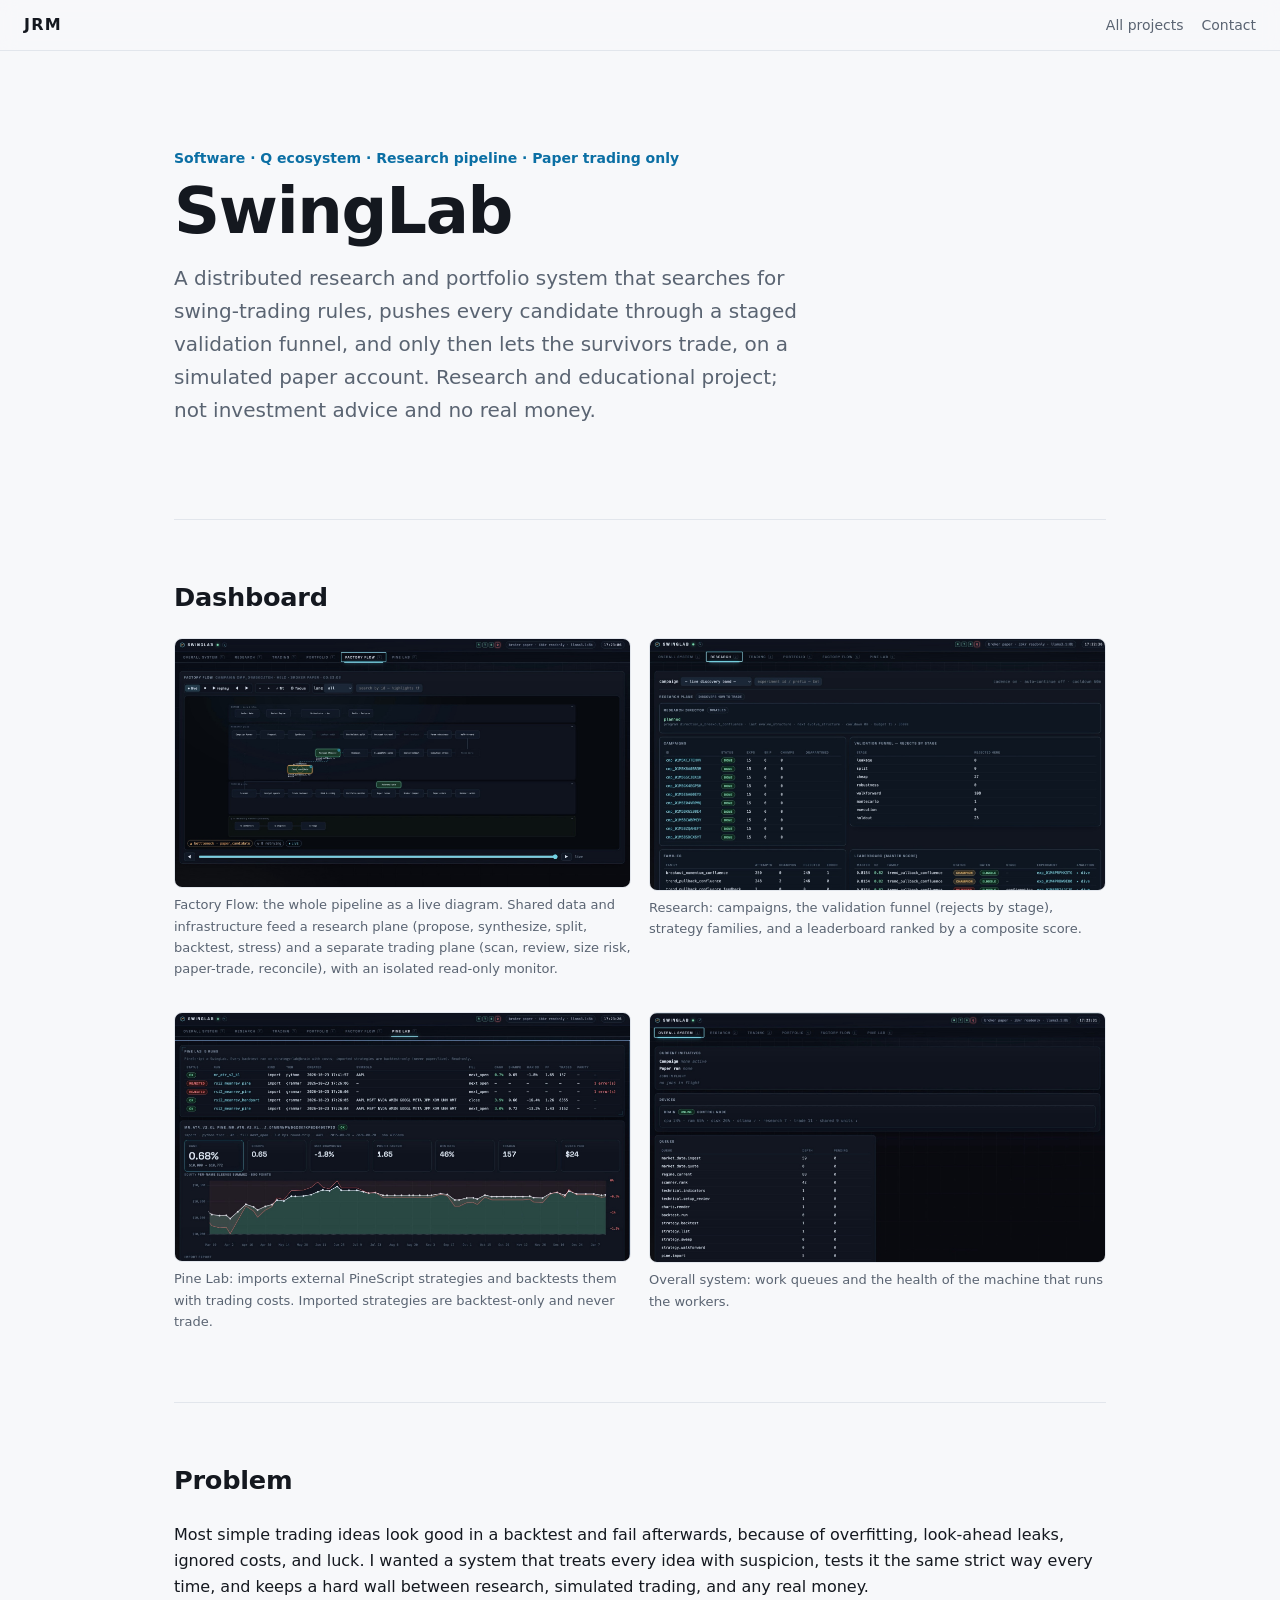
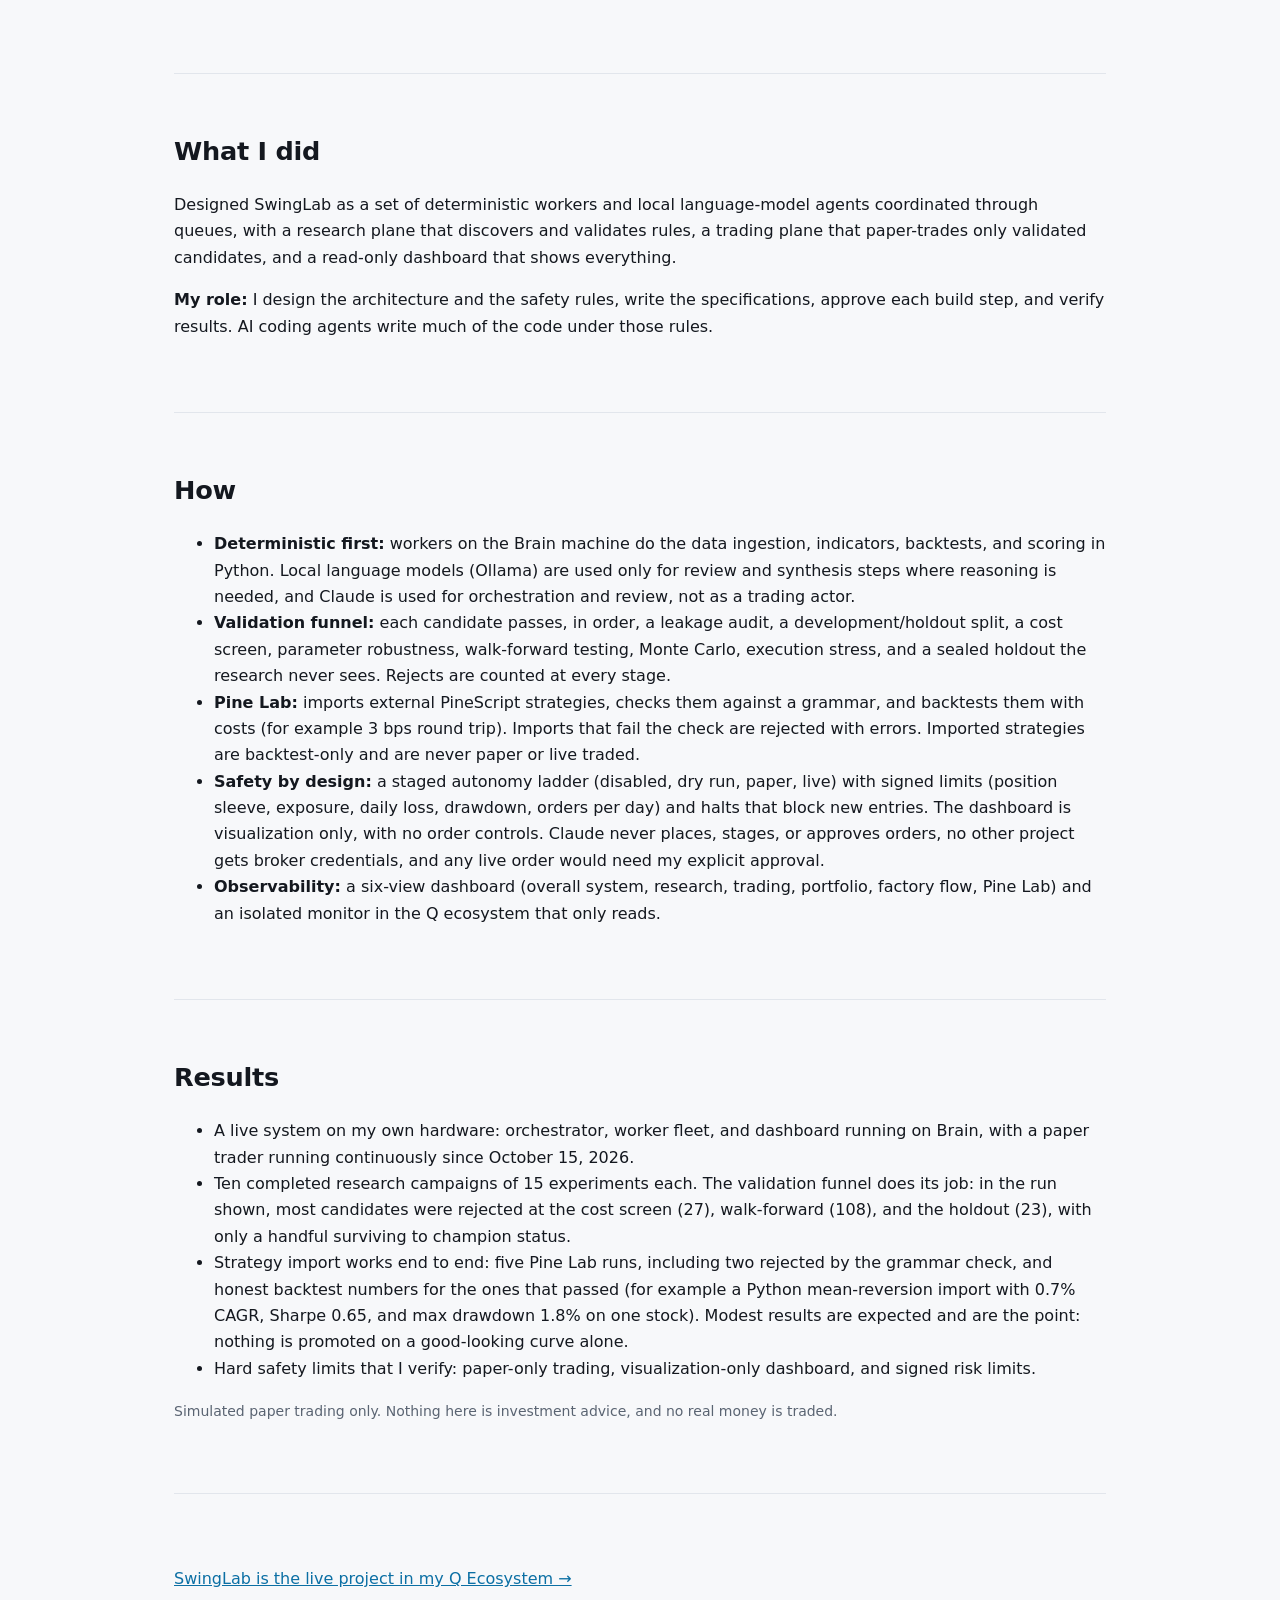
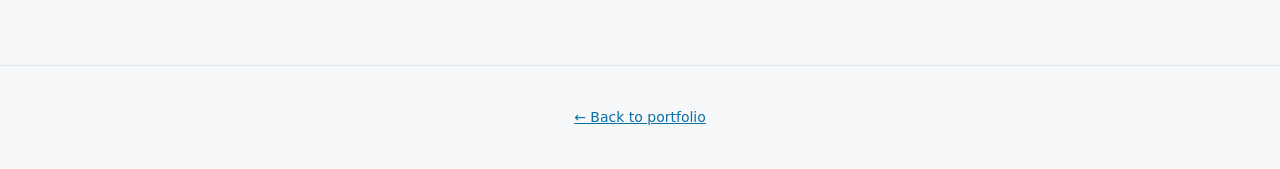
<file: projects/swinglab/index.html>
<!doctype html>
<html lang="en">
<head>
<meta charset="utf-8">
<meta name="viewport" content="width=device-width, initial-scale=1">
<title>SwingLab — John Ryan Myrdal</title>
<meta name="description" content="SwingLab: a paper-trading research and portfolio system with a staged validation funnel, strategy import and backtesting, and hard safety limits. Part of the Q ecosystem.">
<link rel="stylesheet" href="../../css/style.css">
</head>
<body>
<header class="nav">
  <a class="brand" href="../../">JRM</a>
  <nav><a href="../../#projects">All projects</a><a href="../../#contact">Contact</a></nav>
</header>
<main>
<section class="hero">
  <p class="eyebrow">Software · Q ecosystem · Research pipeline · Paper trading only</p>
  <h1>SwingLab</h1>
  <p class="lede">A distributed research and portfolio system that searches for swing-trading rules, pushes every candidate through a staged validation funnel, and only then lets the survivors trade, on a simulated paper account. Research and educational project; not investment advice and no real money.</p>
</section>

<section>
  <h2>Dashboard</h2>
  <div class="grid">
    <figure class="shot"><a href="../../assets/images/swinglab/factory-flow.jpg"><img src="../../assets/images/swinglab/factory-flow.jpg" alt="SwingLab Factory Flow view showing shared data infrastructure, a research plane, a trading plane, and an isolated read-only monitor" loading="lazy"></a><figcaption>Factory Flow: the whole pipeline as a live diagram. Shared data and infrastructure feed a research plane (propose, synthesize, split, backtest, stress) and a separate trading plane (scan, review, size risk, paper-trade, reconcile), with an isolated read-only monitor.</figcaption></figure>
    <figure class="shot"><a href="../../assets/images/swinglab/research.jpg"><img src="../../assets/images/swinglab/research.jpg" alt="SwingLab Research view with campaign table, validation funnel rejects by stage, strategy families, and a leaderboard" loading="lazy"></a><figcaption>Research: campaigns, the validation funnel (rejects by stage), strategy families, and a leaderboard ranked by a composite score.</figcaption></figure>
    <figure class="shot"><a href="../../assets/images/swinglab/pine-lab.jpg"><img src="../../assets/images/swinglab/pine-lab.jpg" alt="SwingLab Pine Lab view listing imported PineScript strategy runs with CAGR, Sharpe, drawdown, and an equity curve" loading="lazy"></a><figcaption>Pine Lab: imports external PineScript strategies and backtests them with trading costs. Imported strategies are backtest-only and never trade.</figcaption></figure>
    <figure class="shot"><a href="../../assets/images/swinglab/overall-system.jpg"><img src="../../assets/images/swinglab/overall-system.jpg" alt="SwingLab overall system view with job queues and the control node's CPU, memory, and disk" loading="lazy"></a><figcaption>Overall system: work queues and the health of the machine that runs the workers.</figcaption></figure>
  </div>
</section>

<section>
  <h2>Problem</h2>
  <p>Most simple trading ideas look good in a backtest and fail afterwards, because of overfitting, look-ahead leaks, ignored costs, and luck. I wanted a system that treats every idea with suspicion, tests it the same strict way every time, and keeps a hard wall between research, simulated trading, and any real money.</p>
</section>

<section>
  <h2>What I did</h2>
  <p>Designed SwingLab as a set of deterministic workers and local language-model agents coordinated through queues, with a research plane that discovers and validates rules, a trading plane that paper-trades only validated candidates, and a read-only dashboard that shows everything.</p>
  <p><strong>My role:</strong> I design the architecture and the safety rules, write the specifications, approve each build step, and verify results. AI coding agents write much of the code under those rules.</p>
</section>

<section>
  <h2>How</h2>
  <ul>
    <li><strong>Deterministic first:</strong> workers on the Brain machine do the data ingestion, indicators, backtests, and scoring in Python. Local language models (Ollama) are used only for review and synthesis steps where reasoning is needed, and Claude is used for orchestration and review, not as a trading actor.</li>
    <li><strong>Validation funnel:</strong> each candidate passes, in order, a leakage audit, a development/holdout split, a cost screen, parameter robustness, walk-forward testing, Monte Carlo, execution stress, and a sealed holdout the research never sees. Rejects are counted at every stage.</li>
    <li><strong>Pine Lab:</strong> imports external PineScript strategies, checks them against a grammar, and backtests them with costs (for example 3 bps round trip). Imports that fail the check are rejected with errors. Imported strategies are backtest-only and are never paper or live traded.</li>
    <li><strong>Safety by design:</strong> a staged autonomy ladder (disabled, dry run, paper, live) with signed limits (position sleeve, exposure, daily loss, drawdown, orders per day) and halts that block new entries. The dashboard is visualization only, with no order controls. Claude never places, stages, or approves orders, no other project gets broker credentials, and any live order would need my explicit approval.</li>
    <li><strong>Observability:</strong> a six-view dashboard (overall system, research, trading, portfolio, factory flow, Pine Lab) and an isolated monitor in the Q ecosystem that only reads.</li>
  </ul>
</section>

<section>
  <h2>Results</h2>
  <ul>
    <li>A live system on my own hardware: orchestrator, worker fleet, and dashboard running on Brain, with a paper trader running continuously since October 15, 2026.</li>
    <li>Ten completed research campaigns of 15 experiments each. The validation funnel does its job: in the run shown, most candidates were rejected at the cost screen (27), walk-forward (108), and the holdout (23), with only a handful surviving to champion status.</li>
    <li>Strategy import works end to end: five Pine Lab runs, including two rejected by the grammar check, and honest backtest numbers for the ones that passed (for example a Python mean-reversion import with 0.7% CAGR, Sharpe 0.65, and max drawdown 1.8% on one stock). Modest results are expected and are the point: nothing is promoted on a good-looking curve alone.</li>
    <li>Hard safety limits that I verify: paper-only trading, visualization-only dashboard, and signed risk limits.</li>
  </ul>
  <p class="note">Simulated paper trading only. Nothing here is investment advice, and no real money is traded.</p>
</section>

<section>
  <p><a href="../q-ecosystem/">SwingLab is the live project in my Q Ecosystem →</a></p>
</section>
</main>
<footer><a href="../../">← Back to portfolio</a></footer>
</body>
</html>
</file>
<file: css/style.css>
:root{--bg:#f7f8fa;--fg:#14181f;--muted:#5a6472;--card:#fff;--line:#e2e6ec;--accent:#0b6fa4;--accent-fg:#fff}
@media (prefers-color-scheme:dark){:root{--bg:#0e1217;--fg:#e8ecf1;--muted:#98a2b0;--card:#161c24;--line:#252d38;--accent:#5bb8e8;--accent-fg:#06121a}}
*{box-sizing:border-box}
html{scroll-behavior:smooth}
body{margin:0;background:var(--bg);color:var(--fg);font:16px/1.65 system-ui,-apple-system,"Segoe UI",Roboto,sans-serif}
a{color:var(--accent)}
.nav{position:sticky;top:0;z-index:5;display:flex;justify-content:space-between;align-items:center;padding:12px 24px;background:color-mix(in srgb,var(--bg) 88%,transparent);backdrop-filter:blur(8px);border-bottom:1px solid var(--line)}
.nav nav{display:flex;gap:18px;flex-wrap:wrap}
.nav nav a{color:var(--muted);text-decoration:none;font-size:14px}
.nav nav a:hover{color:var(--fg)}
.brand{font-weight:700;letter-spacing:.08em;text-decoration:none;color:var(--fg)}
main{max-width:980px;margin:0 auto;padding:0 24px}
section{padding:56px 0;border-top:1px solid var(--line)}
.hero{border:0;padding:96px 0 64px}
.eyebrow{color:var(--accent);font-size:14px;font-weight:600;margin:0 0 8px}
h1{font-size:clamp(2.4rem,6vw,4rem);line-height:1.05;margin:0 0 16px;letter-spacing:-.02em}
.lede{font-size:1.25rem;color:var(--muted);max-width:40rem;margin:0 0 28px}
h2{font-size:1.6rem;margin:0 0 20px;letter-spacing:-.01em}
h3{font-size:1.1rem;margin:0 0 8px}
.sub{margin:36px 0 12px;color:var(--muted);font-size:.9rem;text-transform:uppercase;letter-spacing:.08em}
.btn{display:inline-block;padding:10px 20px;border-radius:8px;background:var(--accent);color:var(--accent-fg);text-decoration:none;font-weight:600;margin:0 8px 8px 0}
.btn.ghost{background:transparent;color:var(--accent);border:1px solid var(--accent)}
.facts{list-style:none;padding:0;margin:24px 0 0;display:grid;grid-template-columns:repeat(auto-fit,minmax(170px,1fr));gap:12px}
.facts li{background:var(--card);border:1px solid var(--line);border-radius:10px;padding:14px 16px;color:var(--muted);font-size:14px}
.facts strong{display:block;color:var(--fg);font-size:1.3rem}
.grid{display:grid;grid-template-columns:repeat(auto-fit,minmax(min(100%,420px),1fr));gap:18px}
.card{background:var(--card);border:1px solid var(--line);border-radius:12px;padding:22px}
.card p{margin:0 0 10px}
.card ul{margin:0 0 10px;padding-left:20px;color:var(--muted);font-size:15px}
.tag{font-size:12px!important;text-transform:uppercase;letter-spacing:.08em;color:var(--accent);font-weight:600}
.links{margin:0!important}
.note{color:var(--muted);font-size:14px;margin-top:18px}
.role{display:grid;grid-template-columns:150px 1fr;gap:16px;margin-bottom:22px}
.role p{margin:0;color:var(--muted)}
.when{color:var(--muted);font-size:14px;padding-top:2px}
.chips{display:grid;grid-template-columns:repeat(auto-fit,minmax(260px,1fr));gap:12px;margin-top:20px}
.chip{background:var(--card);border:1px solid var(--line);border-radius:10px;padding:14px 16px}
.chip strong{display:block}
.chip span{color:var(--muted);font-size:14px}
.skills{display:grid;grid-template-columns:140px 1fr;gap:10px 16px;margin:0}
.skills dt{font-weight:600}
.skills dd{margin:0;color:var(--muted)}
footer{text-align:center;color:var(--muted);font-size:14px;padding:40px 24px;border-top:1px solid var(--line)}
@media (max-width:640px){.role,.skills{grid-template-columns:1fr;gap:4px}.nav nav{gap:12px}.hero{padding:56px 0 40px}}
.shot{margin:0 0 14px}
.shot img{width:100%;height:auto;display:block;border-radius:8px;border:1px solid var(--line)}
.shot figcaption{color:var(--muted);font-size:13px;margin-top:6px}
.featured{background:var(--card);border:1px solid var(--line);border-radius:14px;padding:28px;margin:8px 0 8px;border-top:1px solid var(--line)}
.feat{display:grid;grid-template-columns:minmax(0,1.2fr) minmax(0,1fr);gap:24px;align-items:center}
.feat-media img{width:100%;height:auto;display:block;border-radius:8px;border:1px solid var(--line)}
video{width:100%;height:auto;display:block;border-radius:8px;border:1px solid var(--line);background:#000}
code{font-size:.9em;background:var(--bg);padding:1px 5px;border-radius:4px}
@media (max-width:760px){.feat{grid-template-columns:1fr}}
.phead{display:flex;justify-content:space-between;align-items:center;flex-wrap:wrap;gap:12px;margin-bottom:16px}
.phead h2{margin:0}
.filters button{font:inherit;font-size:13px;padding:5px 12px;margin-left:6px;border-radius:999px;border:1px solid var(--line);background:transparent;color:var(--muted);cursor:pointer}
.filters button.on{background:var(--accent);color:var(--accent-fg);border-color:var(--accent)}
.tiles{display:grid;grid-template-columns:repeat(auto-fill,minmax(210px,1fr));gap:12px}
.tile{display:flex;flex-direction:column;background:var(--card);border:1px solid var(--line);border-radius:10px;overflow:hidden;text-decoration:none;color:inherit;transition:border-color .15s,transform .15s}
a.tile:hover{border-color:var(--accent);transform:translateY(-2px)}
.tile[hidden]{display:none}
.tmedia{height:104px;background:var(--bg);overflow:hidden}
.tmedia img{width:100%;height:100%;object-fit:cover;display:block}
.tmedia .ph{width:100%;height:100%;background:repeating-linear-gradient(135deg,color-mix(in srgb,var(--accent) 10%,transparent) 0 10px,transparent 10px 20px)}
.tbody{padding:10px 12px 12px}
.tbody h3{font-size:.98rem;margin:4px 0 4px}
.tbody p{margin:0;font-size:13px;color:var(--muted);line-height:1.45}
.tbody .tags{display:flex;flex-wrap:wrap;gap:6px;align-items:center;margin:0}
.badge{font-size:10.5px;text-transform:uppercase;letter-spacing:.06em;font-weight:700;padding:2px 7px;border-radius:999px;border:1px solid var(--line);color:var(--muted)}
.badge.sw{color:var(--accent);border-color:var(--accent)}
.status{font-size:10.5px;color:var(--muted)}
.tile.soon{opacity:.75}
.vcrop{aspect-ratio:1600/1005;overflow:hidden;border-radius:8px;border:1px solid var(--line);background:#000}
.vcrop video{width:100%;height:100%;object-fit:cover;object-position:top;border:0;border-radius:0}
</file>
